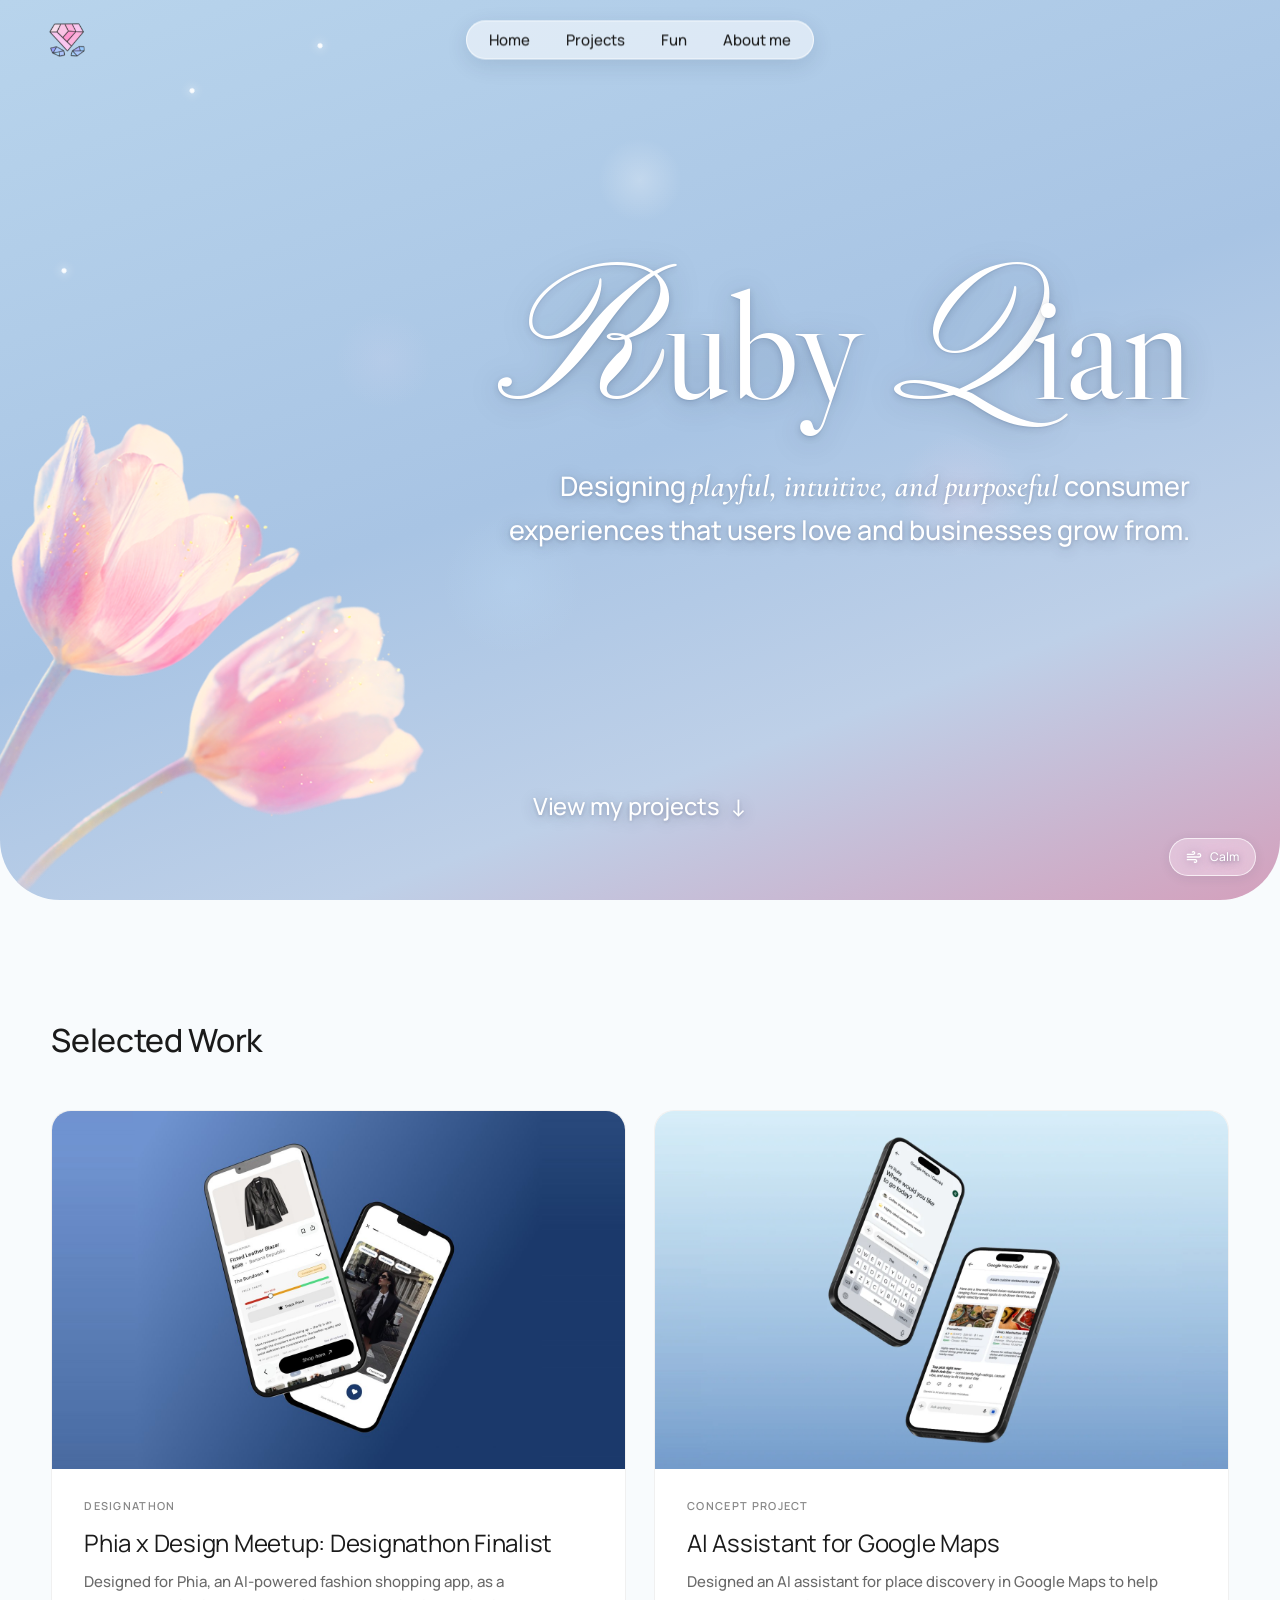
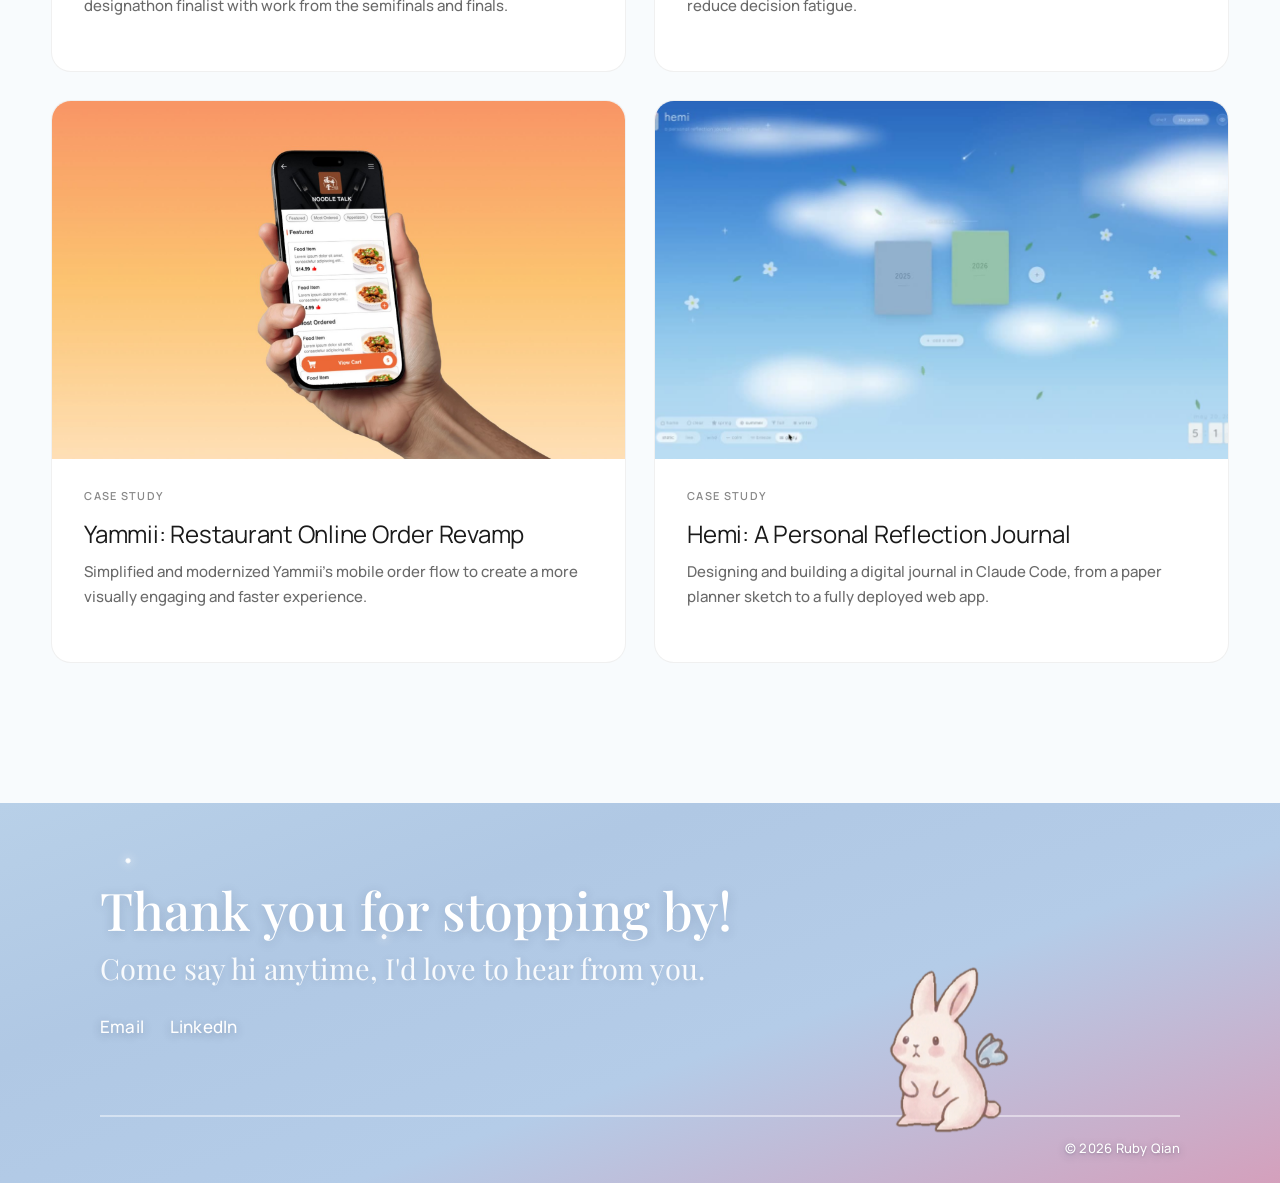
<file: index.html>
<!DOCTYPE html>
<html lang="en">
<head>
<meta charset="UTF-8">
<meta name="viewport" content="width=device-width, initial-scale=1.0">
<title>Ruby Qian Portfolio</title>
<meta name="description" content="A product designer creating playful, intuitive, and purposeful consumer experiences that users love and businesses grow from.">
<link rel="icon" type="image/png" href="favicon-v2.png">

<!-- Open Graph (iMessage, Slack, Facebook, LinkedIn) -->
<meta property="og:type" content="website">
<meta property="og:url" content="https://rubyqian.com/">
<meta property="og:title" content="Ruby Qian Portfolio">
<meta property="og:description" content="A product designer creating playful, intuitive, and purposeful consumer experiences that users love and businesses grow from.">
<meta property="og:image" content="https://rubyqian.com/images/og-image-v2.png">
<meta property="og:image:width" content="1200">
<meta property="og:image:height" content="630">
<meta property="og:image:alt" content="Ruby Qian — product designer based in New York City">

<!-- Twitter -->
<meta name="twitter:card" content="summary_large_image">
<meta name="twitter:title" content="Ruby Qian Portfolio">
<meta name="twitter:description" content="A product designer creating playful, intuitive, and purposeful consumer experiences that users love and businesses grow from.">
<meta name="twitter:image" content="https://rubyqian.com/images/og-image-v2.png">
<link rel="preconnect" href="https://fonts.googleapis.com">
<link rel="preconnect" href="https://fonts.gstatic.com" crossorigin>
<link href="https://fonts.googleapis.com/css2?family=Manrope:wght@300;400;500;600;700&family=Libre+Caslon+Display&family=Pinyon+Script&family=Playfair+Display:wght@400;500;600&family=Cormorant+Garamond:ital,wght@0,400;0,500;0,600;1,400;1,500;1,600&display=swap" rel="stylesheet">
<!-- Inline html bg paints BEFORE external CSS loads, prevents white flash on navigation -->
<style>
  html {
    background: linear-gradient(160deg, #B8D4EC 0%, #B0CCE8 25%, #A8C4E4 50%, #BED0E8 75%, #D4A0BC 100%) fixed;
  }
</style>
<link rel="stylesheet" href="style.css?v=98">
<style>
  /* ── Reset ── */
  *, *::before, *::after { margin: 0; padding: 0; box-sizing: border-box; }
  html { scroll-behavior: smooth; }
  body {
    font-family: 'Manrope', sans-serif;
    color: #1a1a1a;
    background: #F8FBFD;
    -webkit-font-smoothing: antialiased;
    -moz-osx-font-smoothing: grayscale;
    overflow-x: hidden;
  }
  a { text-decoration: none; color: inherit; }
  ul { list-style: none; }

  /* Nav styles live in style.css now (shared with all pages) */

  /* ── Hero ── */
  .hero {
    position: relative;
    height: 100vh;
    min-height: 700px;
    background: linear-gradient(160deg, #B8D4EC 0%, #B0CCE8 25%, #A8C4E4 50%, #BED0E8 75%, #D4A0BC 100%);
    overflow: hidden;
    cursor: default;
  }

  /* Soft glow spots to mimic the sparkly bokeh of the original */
  .hero::before {
    content: '';
    position: absolute;
    inset: 0;
    background:
      radial-gradient(90px circle at 75% 55%, rgba(255, 220, 240, 0.2), transparent 70%),
      radial-gradient(100px circle at 40% 65%, rgba(200, 230, 255, 0.2), transparent 70%),
      radial-gradient(60px circle at 50% 20%, rgba(255, 255, 255, 0.25), transparent 70%),
      radial-gradient(70px circle at 30% 40%, rgba(230, 220, 245, 0.15), transparent 70%);
    z-index: 0;
    pointer-events: none;
    animation: bokehDrift 12s ease-in-out infinite alternate;
  }
  @keyframes bokehDrift {
    0% { transform: translate(0, 0) scale(1); opacity: 0.7; }
    50% { opacity: 1; }
    100% { transform: translate(8px, -5px) scale(1.03); opacity: 0.8; }
  }

  /* Tulip cutout, anchored bottom-left, gentle top sway only */
  .hero__tulips {
    position: absolute;
    bottom: -50px;
    left: -100px;
    width: 1500px;
    height: auto;
    z-index: 2;
    pointer-events: none;
    transform-origin: 25% 100%;
    animation: tulipSway 8s ease-in-out infinite alternate;
  }
  @keyframes tulipSway {
    0% { transform: rotate(-0.5deg) translateX(0); }
    33% { transform: rotate(1.2deg) translateX(3px); }
    66% { transform: rotate(-0.3deg) translateX(1px); }
    100% { transform: rotate(1deg) translateX(4px); }
  }
  @keyframes tulipSwayBreeze {
    0% { transform: rotate(-0.8deg) translateX(0); }
    25% { transform: rotate(1.8deg) translateX(4px); }
    50% { transform: rotate(-0.3deg) translateX(1px); }
    75% { transform: rotate(1.5deg) translateX(3px); }
    100% { transform: rotate(-0.5deg) translateX(1px); }
  }
  @keyframes tulipSwayGusty {
    0% { transform: rotate(-3deg) translateX(0); }
    25% { transform: rotate(3deg) translateX(8px); }
    50% { transform: rotate(-2deg) translateX(2px); }
    75% { transform: rotate(3deg) translateX(6px); }
    100% { transform: rotate(-2.5deg) translateX(1px); }
  }

  /* Floating petals, drift left to right like wind */
  /* Floating SVG petals */
  .hero__petal {
    position: absolute;
    pointer-events: none;
    z-index: 1;
    opacity: 0;
    /* No persistent will-change: the transform keyframes auto-promote each petal
       only while it animates. Forcing a permanent layer on every petal (x20 across
       hero + footer) exhausts GPU raster memory and causes blank tiles / unpainted
       text on some displays. */
    filter: drop-shadow(0 1px 2px rgba(232, 165, 180, 0.15));
  }
  @keyframes petalWind {
    0% {
      opacity: var(--p-opacity, 0.65);
      transform: translateX(-60px) translateY(-4vh) rotate(0deg) scale(1);
    }
    100% {
      opacity: var(--p-opacity, 0.65);
      transform: translateX(calc(100vw + 80px)) translateY(calc(8vh + var(--p-driftY, 30px))) rotate(var(--p-rot, 360deg)) scale(0.85);
    }
  }

  /* Twinkling sparkles */
  .hero__sparkle {
    position: absolute;
    pointer-events: none;
    z-index: 1;
  }
  @keyframes sparkle {
    0% { opacity: 0; transform: scale(0); }
    15% { opacity: 0; transform: scale(0.2); }
    35% { opacity: var(--sp-opacity, 0.55); transform: scale(1); }
    50% { opacity: var(--sp-opacity, 0.55); transform: scale(1.15); }
    65% { opacity: var(--sp-opacity, 0.55); transform: scale(1); }
    85% { opacity: 0; transform: scale(0.2); }
    100% { opacity: 0; transform: scale(0); }
  }

  /* Shooting stars, Hemi-style two-part animation */
  .hero__shooting-star {
    position: absolute;
    pointer-events: none;
    z-index: 1;
  }
  @keyframes shootingStarMove {
    0%, 88% { transform: translate(0, 0); opacity: 0; }
    89% { transform: translate(0, 0); opacity: 1; }
    96% { opacity: 0.7; }
    98% { transform: translate(50vw, 38vh); opacity: 0; }
    100% { transform: translate(50vw, 38vh); opacity: 0; }
  }
  .hero__shooting-star-head {
    position: absolute;
    width: 5px;
    height: 5px;
    border-radius: 50%;
    background: rgba(255,255,255,0.95);
    box-shadow: 0 0 8px rgba(255,255,255,0.9), 0 0 16px rgba(255,255,255,0.4);
    z-index: 2;
    top: -2.5px;
    left: -2.5px;
  }
  .hero__shooting-star-streak {
    position: absolute;
    top: -1.5px;
    right: 0;
    height: 3px;
    background: linear-gradient(270deg, rgba(255,255,255,0.8) 0%, rgba(255,255,255,0.35) 25%, rgba(255,255,255,0.1) 60%, transparent 100%);
    border-radius: 2px;
    transform-origin: left center;
  }
  @keyframes shootingStarStretch {
    0%, 88% { width: 0px; opacity: 0; }
    89% { width: 2px; opacity: 1; }
    91% { width: 60px; opacity: 1; }
    93% { width: 140px; opacity: 1; }
    95% { width: 120px; opacity: 0.8; }
    97% { width: 40px; opacity: 0.4; }
    98% { width: 0px; opacity: 0; }
    100% { width: 0px; opacity: 0; }
  }

  /* Right-aligned hero content (name + tagline) */
  .hero__content {
    position: absolute;
    right: 7%;
    left: 7%;
    top: 50%;
    transform: translateY(calc(-50% - 40px));
    text-align: right;
    z-index: 5;
  }
  .hero__name {
    font-family: 'Libre Caslon Display', serif;
    font-weight: 400;
    font-size: clamp(55px, 12vw, 180px);
    line-height: 0.98;
    letter-spacing: -0.015em;
    margin-bottom: 32px;
    color: #ffffff;
    text-shadow: 0 4px 32px rgba(20, 40, 70, 0.22), 0 2px 8px rgba(20, 40, 70, 0.16), 0 1px 2px rgba(20, 40, 70, 0.1);
    overflow-wrap: break-word;
  }
  .name__initial {
    font-family: 'Pinyon Script', cursive;
    font-size: 1.3em;
    line-height: 0.8;
  }
  .hero__tag {
    font-family: 'Manrope', sans-serif;
    font-weight: 500;
    line-height: 1.5;
    color: #ffffff;
    text-shadow: 0 2px 16px rgba(20, 40, 70, 0.28), 0 1px 4px rgba(20, 40, 70, 0.18);
    max-width: 26em;
    margin-left: auto;
    font-size: clamp(22px, 2.1vw, 33px);
  }
  .hero__tag em {
    font-family: 'Cormorant Garamond', serif;
    font-style: italic;
    font-weight: 600;
    font-size: clamp(25px, 2.4vw, 39px);
  }
  .hero__arrow {
    position: absolute;
    bottom: clamp(56px, 9vh, 96px);
    left: 50%;
    transform: translateX(-50%);
    font-family: 'Manrope', sans-serif;
    font-size: clamp(23px, 1.85vw, 28px);
    line-height: 1;
    padding-bottom: 0;
    margin-top: 0;
    letter-spacing: -0.005em;
    color: #ffffff;
    font-weight: 500;
    cursor: pointer;
    z-index: 10;
    text-shadow: 0 2px 16px rgba(20, 40, 70, 0.3), 0 1px 4px rgba(20, 40, 70, 0.2), 0 0 30px rgba(20, 40, 70, 0.1);
    transition: color 0.5s ease, transform 0.6s cubic-bezier(0.4, 0, 0.2, 1), text-shadow 0.5s ease;
  }
  .hero__arrow-sym { display: inline-block; margin-left: 0.45em; }
  .hero__arrow:hover {
    color: #ffffff;
    transform: translateX(-50%) translateY(-3px);
    text-shadow:
      0 4px 20px rgba(20, 40, 70, 0.32),
      0 2px 6px rgba(20, 40, 70, 0.2),
      0 0 28px rgba(255, 255, 255, 0.8),
      0 0 14px rgba(255, 255, 255, 0.65);
  }


  /* ── Projects Section ── */
  .projects {
    background: #F8FBFD;
    padding: 120px 0 140px;
    position: relative;
  }
  .projects__inner {
    max-width: 1600px;
    margin: 0 auto;
    padding: 0 clamp(24px, 4vw, 64px);
  }
  .projects__heading {
    font-family: 'Manrope', sans-serif;
    font-size: clamp(24px, 2.5vw, 32px);
    font-weight: 500;
    letter-spacing: -0.01em;
    color: #1a1a1a;
    margin-bottom: 48px;
  }
  .projects-grid {
    display: grid;
    grid-template-columns: repeat(2, 1fr);
    gap: 28px;
  }
  .project-card {
    display: flex;
    flex-direction: column;
    background: #ffffff;
    border-radius: 20px;
    overflow: hidden;
    border: 1px solid rgba(0, 0, 0, 0.06);
    transition: transform 0.3s ease, box-shadow 0.3s ease;
  }
  .project-card--placeholder .project-card__image {
    aspect-ratio: 16 / 10;
    display: flex;
    align-items: center;
    justify-content: center;
    background: radial-gradient(ellipse at 30% 30%, #3d4f8c 0%, #1f2a4d 55%, #0f1730 100%);
    color: #ffffff;
    font-family: 'Cormorant Garamond', serif;
    font-style: italic;
    font-size: 56px;
    font-weight: 500;
    letter-spacing: 0.01em;
    text-shadow: 0 2px 18px rgba(0, 0, 0, 0.35);
  }
  .project-card:hover {
    transform: translateY(-4px);
    box-shadow: 0 12px 40px rgba(0, 0, 0, 0.08);
  }
  .project-card:active {
    transform: translateY(0) scale(0.98);
    transition: transform 0.1s ease;
  }
  .project-card__image {
    width: 100%;
    aspect-ratio: 16 / 10;
    object-fit: cover;
    background: #F5F0EC;
  }
  .project-card__body {
    padding: 28px 32px 32px;
    flex: 1;
    display: flex;
    flex-direction: column;
  }
  .project-card__title {
    font-family: 'Manrope', sans-serif;
    font-size: clamp(20px, 2vw, 24px);
    font-weight: 400;
    margin-bottom: 10px;
    line-height: 1.35;
    color: #1a1a1a;
    letter-spacing: -0.01em;
  }
  .project-card__desc {
    color: #6a6a6a;
    font-size: 15px;
    line-height: 1.65;
    margin-bottom: 20px;
  }
  /* Pill cursor */
  .pill-cursor {
    position: fixed;
    pointer-events: none;
    z-index: 9999;
    background: rgba(255, 255, 255, 0.65);
    color: #1a1a1a;
    border: 1px solid rgba(0, 0, 0, 0.06);
    box-shadow: 0 4px 16px rgba(0, 0, 0, 0.1), 0 1px 4px rgba(0, 0, 0, 0.06);
    font-family: 'Manrope', sans-serif;
    font-size: 13px;
    font-weight: 500;
    letter-spacing: 0.02em;
    padding: 10px 22px;
    border-radius: 100px;
    display: flex;
    align-items: center;
    gap: 6px;
    opacity: 0;
    visibility: hidden;
    transform: scale(0.5);
    transition: opacity 0.15s ease, transform 0.15s ease, visibility 0s linear 0.15s;
    white-space: nowrap;
    backdrop-filter: blur(8px);
    -webkit-backdrop-filter: blur(8px);
  }
  .pill-cursor--visible {
    opacity: 1;
    visibility: visible;
    transform: scale(1);
    transition: opacity 0.15s ease, transform 0.15s ease, visibility 0s linear 0s;
  }

  /* Hide default cursor on project cards (desktop only) */
  @media (hover: hover) {
    .project-card { cursor: none; }
    .project-card:hover { cursor: none; }
  }
  .project-card:hover .project-card__link svg {
    transform: translateX(3px);
  }


  /* ── Responsive ── */
  @media (max-width: 900px) {
    .projects-grid { grid-template-columns: 1fr; gap: 20px; }
  }

  @media (max-width: 768px) {
    .nav__links { gap: 20px; }
    .hero__content { right: 6%; left: 6%; }
    .hero__name { font-size: clamp(56px, 18vw, 120px); margin-bottom: 24px; }
    .hero__tag { font-size: clamp(17px, 4.5vw, 26px); }
    .hero__tag em { font-size: clamp(20px, 5vw, 30px); }
    /* Mobile tulips: object-fit cover. The container size IS the
       visible bouquet — width/height % directly scale it up without
       the height-overflow problem of pixel widths. */
    .hero__tulips {
      width: 69%;
      height: 38%;
      bottom: 0;
      left: -30px;
      object-fit: cover;
      object-position: 0% 100%;
      pointer-events: none;
      cursor: default;
    }
    /* Keep "View my projects below ↓" on a single line, lifted above the
       Calm wind toggle so even cached HTML can't have them overlap. */
    .hero__arrow { white-space: nowrap; bottom: 20px; }
    /* Hide wind control on phones so it doesn't overlap the arrow. */
    .wind-control { display: none; }
    .projects { padding: 80px 0 100px; }
    .projects__inner { padding: 0 24px; }
    .projects__heading { margin-bottom: 32px; }
    .project-card__body { padding: 24px 24px 28px; }
  }

  @media (max-width: 480px) {
    .nav__link { font-size: 15px; }
    .nav--scrolled .nav__link { font-size: 13px; }
    .project-card__title { font-size: 20px; }
  }

  /* ── Click sparkle ── */
  .click-sparkle {
    position: absolute;
    pointer-events: none;
    z-index: 50;
    clip-path: polygon(50% 0%, 57.5% 37.5%, 100% 50%, 57.5% 62.5%, 50% 100%, 42.5% 62.5%, 0% 50%, 42.5% 37.5%);
    filter: drop-shadow(0 0 6px rgba(255, 255, 255, 0.95)) drop-shadow(0 0 12px rgba(255, 255, 255, 0.6));
    animation: clickSparkleOut 1.2s ease-out forwards;
  }
  @keyframes clickSparkleOut {
    0% { opacity: 1; transform: translate(0,0) scale(1); }
    100% { opacity: 0; transform: translate(var(--sx), var(--sy)) scale(0); }
  }

  /* ── Petal burst from tulips ── */
  .burst-petal {
    position: absolute;
    pointer-events: none;
    z-index: 2;
    border-radius: 50% 50% 50% 50% / 60% 60% 40% 40%;
  }
  @keyframes petalBurst {
    0% { opacity: 0.85; transform: translate(0,0) rotate(0deg) scale(1); }
    100% { opacity: 0; transform: translate(var(--bx), var(--by)) rotate(var(--br)) scale(0.3); }
  }
  @keyframes tulipGentle {
    0% { transform: rotate(-0.5deg); }
    25% { transform: rotate(1.5deg) translateX(3px); }
    50% { transform: rotate(0.3deg) translateX(1px); }
    75% { transform: rotate(1.2deg) translateX(2px); }
    100% { transform: rotate(-0.3deg); }
  }

  /* ── Tulip click area hidden, tulip image is clickable ── */
  .tulip-click-area { display: none; }
  .hero__tulips { pointer-events: auto; cursor: pointer; z-index: 6; }

  /* ── Wind control ── */
  .wind-control {
    position: absolute;
    bottom: 24px;
    right: 24px;
    z-index: 100;
    display: flex;
    align-items: center;
    gap: 8px;
    background: rgba(255,255,255,0.3);
    backdrop-filter: blur(16px) saturate(1.4);
    -webkit-backdrop-filter: blur(16px) saturate(1.4);
    padding: 8px 16px;
    border-radius: 100px;
    cursor: pointer;
    border: 1.5px solid rgba(255,255,255,0.7);
    user-select: none;
    transition: background 0.2s;
    box-shadow: 0 2px 12px rgba(20, 40, 70, 0.08);
  }
  .wind-control:hover { background: rgba(255,255,255,0.45); }
  /* Phones: no room beside "View my projects", so the wind toy is hidden (as originally intended) */
  @media (max-width: 600px) { .hero .wind-control { display: none; } }
  .wind-control svg { width: 16px; height: 16px; color: #ffffff; filter: drop-shadow(0 1px 6px rgba(20,40,70,0.35)); }
  .wind-control span {
    font-size: 12px;
    color: #ffffff;
    font-weight: 500;
    text-shadow: 0 2px 10px rgba(20,40,70,0.4), 0 1px 3px rgba(20,40,70,0.25);
  }

  /* ── Cursor trail (4-pointed star) ── */
  .trail-sparkle {
    position: fixed;
    pointer-events: none;
    z-index: 50;
    background: white;
    clip-path: polygon(50% 0%, 57.5% 37.5%, 100% 50%, 57.5% 62.5%, 50% 100%, 42.5% 62.5%, 0% 50%, 42.5% 37.5%);
    filter: drop-shadow(0 0 3px rgba(255,255,255,0.8)) drop-shadow(0 0 6px rgba(255,220,240,0.4));
    animation: trailFade 0.3s ease-out forwards;
  }
  @keyframes trailFade {
    0% { opacity: 0.75; transform: scale(1); }
    60% { opacity: 0.3; transform: scale(0.6) translateY(-5px); }
    100% { opacity: 0; transform: scale(0) translateY(-10px); }
  }

  /* Pause decorative animations when their containing section scrolls off
     screen. The petals/sparkles/shooting-stars are spawned with inline
     animation styles, so the pause rule needs !important to win specificity. */
  .hero.is-paused .hero__petal,
  .hero.is-paused .hero__sparkle,
  .hero.is-paused .hero__shooting-star,
  .hero.is-paused .hero__shooting-star-streak,
  .hero.is-paused .hero__tulips,
  .cta-section.is-paused .hero__petal,
  .cta-section.is-paused .hero__sparkle,
  .cta-section.is-paused .hero__shooting-star,
  .cta-section.is-paused .hero__shooting-star-streak {
    animation-play-state: paused !important;
  }
  .hero.is-paused::before { animation-play-state: paused; }

  /* ── Reduced motion ── */
  @media (prefers-reduced-motion: reduce) {
    .hero__scroll { animation: none; }
    .trail-sparkle { display: none; }
    .wind-control { display: none; }
  }

  /* ── Connect bunny (sprite mascot, right side of CTA) ────────────────
     Idle loop, eyes follow cursor (gaze), waves on hover, hops on click
     in the direction it faces (turning around at the play-area edges).
     All strips share a 176px box so animations swap without resize. */
  /* Play area = the whole space between the text and the right page padding.
     Right edge sits at var(--page-padding) so the bunny's right margin mirrors
     the text's left margin. Left edge clears the text (which ends ~620px).
     The bunny rests at the right and hops left into this space. */
  /* ── Footer sign-off (replaces the old CTA + minimal footer) ── */
  /* padding-bottom reserves the divider/bar/bunny zone so the flex-centered
     message sits in the middle of the MAIN area, not over the line. */
  #ctaSection { padding: 34px var(--page-padding) 96px; min-height: 380px;
    display: flex; flex-direction: column; justify-content: center; }
  .footer-hi { position: relative; z-index: 2; max-width: 900px; }
  .footer-hi__signoff {
    font-family: 'Playfair Display', serif; font-weight: 500; color: #ffffff;
    font-size: clamp(34px, 4.4vw, 52px); line-height: 1.08; margin: 0 0 12px;
    text-shadow: 0 2px 12px rgba(20,40,70,0.18);
  }
  .footer-hi__invite {
    font-family: 'Playfair Display', serif; font-weight: 400; color: rgba(255,255,255,0.9);
    font-size: clamp(20px, 2.4vw, 29px); line-height: 1.25; margin: 0 0 26px;
    text-shadow: 0 1px 10px rgba(20,40,70,0.14);
  }
  .hi-br { display: none; }   /* forced invite break — phone only (see media query) */
  /* Contact links sit right under the invite — the "how to say hi". */
  .footer-hi__links { display: flex; gap: 26px; align-items: center; }
  .footer-hi__links a {
    color: #ffffff; text-decoration: none; font-size: 17px; font-weight: 500;
    letter-spacing: 0.01em; transition: opacity 0.2s ease;
    text-shadow: 0 2px 10px rgba(20,40,70,0.3);
  }
  .footer-hi__links a:hover { opacity: 0.72; }
  .footer-hi__divider {
    position: absolute; left: var(--page-padding); right: var(--page-padding);
    bottom: 66px; height: 1.5px; background: rgba(255,255,255,0.45); z-index: 1;
  }
  .footer-hi__copy {
    position: absolute; right: var(--page-padding); bottom: 24px; z-index: 2;
    font-size: 13px; font-weight: 500; color: #ffffff; letter-spacing: 0.02em;
    text-shadow: 0 2px 10px rgba(20,40,70,0.3), 0 1px 3px rgba(20,40,70,0.2);
  }
  /* Interactive bunny: stands over the divider line, roams the right half only. */
  .foot-bunny-stage {
    position: absolute; left: 50%; right: clamp(40px, 7vw, 110px);
    bottom: 46px; height: 190px; z-index: 3; pointer-events: none;
  }
  .foot-bunny {
    position: absolute; bottom: 0; left: 0; width: 190px; height: 190px;
    cursor: pointer; pointer-events: auto;
    backface-visibility: hidden; transform: translateZ(0);
    -webkit-user-select: none; user-select: none;
  }
  .foot-bunny.flip { transform: scaleX(-1) translateZ(0); }
  /* Each pose is its own always-loaded layer; state changes cross-toggle opacity
     so there's never a blank frame while a new sprite loads/decodes. */
  .fb-layer {
    position: absolute; inset: 0;
    background-repeat: no-repeat; background-size: auto 100%; background-position: 0 0;
    image-rendering: auto; opacity: 0;
  }
  .fb-layer.on { opacity: 1; }
  .fb-idle    { background-image: url(images/bunny/bunny-idle.png?v=18); }
  .fb-waving  { background-image: url(images/bunny/bunny-waving.png?v=20); }
  .fb-jumping { background-image: url(images/bunny/bunny-jumping.png?v=25); }
  .fb-gaze    { background-image: url(images/bunny/bunny-gaze.png?v=17); background-size: 800% 100%; }
  /* Tablet/mobile: hide the roaming bunny; reflow the divider + copyright in-flow. */
  /* Phone & small tablet: the bunny appears but stays put (no room to hop) —
     it sits centered on the divider and waves when tapped. */
  @media (max-width: 900px) {
    #ctaSection { min-height: 0; padding-bottom: 30px; }
    .footer-hi { margin-bottom: 20px; }
    .foot-bunny-stage {
      position: static; left: auto; right: auto; bottom: auto;
      width: 100%; height: auto; display: flex; justify-content: center;
      margin: 4px 0 -8px;   /* seat it just above the divider line */
    }
    .foot-bunny { position: relative; }
    .footer-hi__divider { position: static; left: auto; right: auto; margin: 0 0 16px; }
    .footer-hi__copy { position: static; }
  }
  /* Phone: bunny scooched right and pulled up into the empty space beside the
     text (it never hops here), so the footer isn't bottom-heavy. More top
     padding, less bottom. */
  @media (max-width: 600px) {
    #ctaSection { padding-top: 64px; padding-bottom: 16px; }
    .footer-hi { margin-bottom: 8px; }
    .hi-br { display: inline; }
    .foot-bunny { width: 128px; height: 128px; margin-right: 6px; }
    .foot-bunny-stage { justify-content: flex-end; margin: -63px 0 -15px; }
  }
</style>
<!-- Umami analytics (cookieless, privacy-friendly) -->
<script defer src="https://cloud.umami.is/script.js" data-website-id="4914145c-c374-437e-93cd-9d1956723c0a"></script>
</head>
<body class="page-home">

<!-- Page transition overlay -->
<div class="page-transition-overlay" style="position:fixed;inset:0;background:linear-gradient(160deg,#B8D4EC 0%,#B0CCE8 25%,#A8C4E4 50%,#BED0E8 75%,#D4A0BC 100%);z-index:99999;pointer-events:none;opacity:1"></div>

<!-- ── Nav ── -->
<nav class="nav">
  <div class="nav__inner">
    <a href="/" class="nav__logo">
      <img src="images/gem-logo-3.png" alt="Ruby Qian logo" class="nav__logo-icon" width="38" height="38">
    </a>
    <button class="nav__toggle" aria-label="Toggle menu" onclick="document.querySelector('.nav__links').classList.toggle('nav__links--open')">
      <svg viewBox="0 0 24 24" fill="none" stroke="currentColor" stroke-width="1.5">
        <line x1="3" y1="6" x2="21" y2="6"/>
        <line x1="3" y1="12" x2="21" y2="12"/>
        <line x1="3" y1="18" x2="21" y2="18"/>
      </svg>
    </button>
    <ul class="nav__links">
      <li><a href="/" class="nav__link">Home</a></li>
      <li><a href="/#projects" class="nav__link">Projects</a></li>
      <li><a href="/fun" class="nav__link">Fun</a></li>
      <li><a href="/about" class="nav__link">About me</a></li>
    </ul>
  </div>
</nav>

<!-- ── Hero ── -->
<section class="hero" id="hero">
  <img src="images/bg/tulips-cutout.png" alt="" class="hero__tulips" id="heroTulips">
  <div class="tulip-click-area" id="tulipClickArea"></div>
  <div class="hero__content">
    <h1 class="hero__name"><span class="name__initial">R</span>uby <span class="name__initial">Q</span>ian</h1>
    <p class="hero__tag">Designing <em>playful, intuitive, and purposeful</em> consumer experiences that users love and businesses grow from.</p>
  </div>

  <a href="#projects" class="hero__arrow">View my projects<span class="hero__arrow-sym" aria-hidden="true">&#8595;&#xFE0E;</span></a>
  <div class="wind-control" id="windControl">
    <svg viewBox="0 0 24 24" fill="none" stroke="currentColor" stroke-width="2" stroke-linecap="round"><path d="M9.59 4.59A2 2 0 1 1 11 8H2m10.59 11.41A2 2 0 1 0 14 16H2m15.73-8.27A2.5 2.5 0 1 1 19.5 12H2"/></svg>
    <span id="windLabel">Calm</span>
  </div>
</section>

<!-- ── Projects ── -->
<section class="projects" id="projects">
  <div class="projects__inner">
    <h2 class="projects__heading">Selected Work</h2>

    <div class="projects-grid">
      <a href="/phia" class="project-card">
        <video class="project-card__image project-card__image--video" autoplay loop muted playsinline preload="metadata" poster="images/phia/mockup-phia.jpg" aria-label="Phia shopping app mockup">
          <source src="images/phia/phia-card.mp4?v=1" type="video/mp4">
        </video>
        <div class="project-card__body">
          <div class="project-card__tag">Designathon</div>
          <h3 class="project-card__title">Phia x Design Meetup: Designathon Finalist</h3>
          <p class="project-card__desc">Designed for Phia, an AI-powered fashion shopping app, as a designathon finalist with work from the semifinals and finals.</p>
        </div>
      </a>

      <a href="/googlemaps" class="project-card">
        <video class="project-card__image project-card__image--video" autoplay loop muted playsinline preload="metadata" poster="images/googlemaps/mockup-googlemaps.webp" aria-label="AI Assistant for Google Maps">
          <source src="images/googlemaps/googlemaps-card.mp4?v=3" type="video/mp4">
        </video>
        <div class="project-card__body">
          <div class="project-card__tag">Concept project</div>
          <h3 class="project-card__title">AI Assistant for Google Maps</h3>
          <p class="project-card__desc">Designed an AI assistant for place discovery in Google Maps to help reduce decision fatigue.</p>
        </div>
      </a>

      <a href="/yammii" class="project-card">
        <video class="project-card__image project-card__image--video" autoplay loop muted playsinline preload="metadata" poster="images/yammii/mockup-yammii.jpg" aria-label="Yammii Restaurant Online Order Revamp">
          <source src="images/yammii/yammii-card.mp4?v=1" type="video/mp4">
        </video>
        <div class="project-card__body">
          <div class="project-card__tag">Case study</div>
          <h3 class="project-card__title">Yammii: Restaurant Online Order Revamp</h3>
          <p class="project-card__desc">Simplified and modernized Yammii's mobile order flow to create a more visually engaging and faster experience.</p>
        </div>
      </a>

      <a href="/hemi" class="project-card">
        <video class="project-card__image project-card__image--video" autoplay loop muted playsinline preload="metadata" poster="images/hemi/hemi_skygarden.jpg?v=2" aria-label="Hemi sky garden view">
          <source src="images/hemi/hemi-card.mp4?v=5" type="video/mp4">
        </video>
        <div class="project-card__body">
          <div class="project-card__tag">Case study</div>
          <h3 class="project-card__title">Hemi: A Personal Reflection Journal</h3>
          <p class="project-card__desc">Designing and building a digital journal in Claude Code, from a paper planner sketch to a fully deployed web app.</p>
        </div>
      </a>
    </div>
  </div>
</section>

<!-- CTA + Footer wrapper for glass effect -->
<div style="background: linear-gradient(160deg, #B8D0E8 0%, #B0C8E4 30%, #B4CCE8 60%, #D4A0BC 100%);">

<!-- CTA -->
<section class="cta-section" id="ctaSection" style="background: transparent; position: relative; overflow: hidden;">
  <div class="footer-hi">
    <p class="footer-hi__signoff">Thank you for stopping by!</p>
    <p class="footer-hi__invite">Come say hi anytime, I'd love <br class="hi-br">to hear from you.</p>
    <div class="footer-hi__links">
      <a href="mailto:rubyqian1201@gmail.com">Email</a>
      <a href="https://www.linkedin.com/in/ruby-q-453635139/" target="_blank">LinkedIn</a>
    </div>
  </div>
  <!-- Interactive bunny mascot — stands on the divider line, roams the right half. -->
  <div class="foot-bunny-stage" id="footBunnyStage" aria-hidden="true">
    <div class="foot-bunny" id="footBunny">
      <div class="fb-layer fb-idle on"></div>
      <div class="fb-layer fb-waving"></div>
      <div class="fb-layer fb-jumping"></div>
      <div class="fb-layer fb-gaze"></div>
    </div>
  </div>
  <div class="footer-hi__divider"></div>
  <div class="footer-hi__copy">© 2026 Ruby Qian</div>
</section>
</div><!-- end footer wrapper -->

<!-- Pill cursor -->
<div class="pill-cursor" id="pillCursor"><svg viewBox="0 0 24 24" fill="none" stroke="currentColor" stroke-width="2" stroke-linecap="round" stroke-linejoin="round" width="15" height="15" style="flex-shrink:0"><path d="M1 12s4-8 11-8 11 8 11 8-4 8-11 8-11-8-11-8z"/><circle cx="12" cy="12" r="3"/></svg> View project</div>

<script>
(function() {
  'use strict';

  /* Nav scroll behavior is handled in reveal.js (shared) */

  /* ════════════════════════════════════
     Floating elements, Hemi-style
  ════════════════════════════════════ */
  var hero = document.getElementById('hero');

  /* Pause hero + CTA decorative animations when their section is
     off-screen. Eliminates per-frame paint cost for petals/sparkles/
     shooting-stars/tulip-sway/bokeh-drift once the user has scrolled past.
     Wait until DOMContentLoaded so #ctaSection exists. */
  (function () {
    if (!('IntersectionObserver' in window)) return;
    function arm() {
      var sections = document.querySelectorAll('.hero, .cta-section');
      if (!sections.length) return;
      var io = new IntersectionObserver(function (entries) {
        entries.forEach(function (entry) {
          entry.target.classList.toggle('is-paused', !entry.isIntersecting);
        });
      }, { threshold: 0, rootMargin: '200px' });
      sections.forEach(function (el) { io.observe(el); });
    }
    if (document.readyState === 'loading') {
      document.addEventListener('DOMContentLoaded', arm);
    } else {
      arm();
    }
  })();

  // ── Style A: Soft Bokeh Ovals ──
  var petalSVGs = [];
  var bokehColors = [
    'radial-gradient(ellipse at 40% 30%, rgba(248,180,200,0.9), rgba(240,160,185,0.3))',
    'radial-gradient(ellipse at 40% 30%, rgba(255,210,225,0.8), rgba(248,190,210,0.2))',
    'radial-gradient(ellipse at 40% 30%, rgba(255,235,240,0.85), rgba(255,220,235,0.25))',
    'radial-gradient(ellipse at 40% 30%, rgba(240,200,220,0.7), rgba(230,180,200,0.2))',
    'radial-gradient(ellipse at 40% 30%, rgba(255,245,248,0.8), rgba(255,235,240,0.3))',
  ];
  for (var i = 0; i < 10; i++) {
    var p = document.createElement('div');
    p.classList.add('hero__petal');
    var size = 30 + Math.random() * 70;
    var blur = 2 + Math.random() * 7;
    var color = bokehColors[Math.floor(Math.random() * bokehColors.length)];
    var top = Math.random() * 85;
    var delay = -(Math.random() * 30);
    var dur = 10 + Math.random() * 8;
    var opacity = 0.5 + Math.random() * 0.4;
    var driftY = -40 + Math.random() * 80;
    var rot = Math.random() * 360;
    p.style.cssText =
      'width:' + size + 'px;height:' + (size * 1.4) + 'px;' +
      'background:' + color + ';' +
      'border-radius:50% 50% 50% 50%/60% 60% 40% 40%;' +
      'left:-30px;top:' + top + '%;z-index:1;' +
      'filter:blur(' + blur + 'px);' +
      '--p-opacity:' + opacity + ';--p-driftY:' + driftY + 'px;--p-rot:' + rot + 'deg;' +
      'animation:petalWind ' + dur + 's ' + delay + 's infinite linear;';
    hero.appendChild(p);
  }

  // ── Twinkling sparkles (evenly dispersed using grid sectors) ──
  var gridCols = 4, gridRows = 3;
  var sparkleCount = gridCols * gridRows;
  for (var s = 0; s < sparkleCount; s++) {
    var sp = document.createElementNS('http://www.w3.org/2000/svg', 'svg');
    sp.setAttribute('viewBox', '0 0 20 20');
    var spSize = 10 + Math.random() * 10;
    sp.setAttribute('width', spSize);
    sp.setAttribute('height', spSize);
    sp.classList.add('hero__sparkle');
    sp.innerHTML = '<path d="M10 0 L11.5 7.5 L20 10 L11.5 12.5 L10 20 L8.5 12.5 L0 10 L8.5 7.5 Z" fill="white" opacity="1"/>';
    // Grid-based placement for even distribution
    var col = s % gridCols;
    var row = Math.floor(s / gridCols);
    var cellW = 80 / gridCols;
    var cellH = 75 / gridRows;
    var spLeft = 8 + col * cellW + Math.random() * (cellW * 0.7);
    var spTop = 8 + row * cellH + Math.random() * (cellH * 0.7);
    var spDur = 4 + Math.random() * 4;
    sp.style.cssText =
      'left:' + spLeft + '%;' +
      'top:' + spTop + '%;' +
      '--sp-opacity:' + (0.6 + Math.random() * 0.3) + ';' +
      'filter:drop-shadow(0 0 6px rgba(255,255,255,0.9)) drop-shadow(0 0 3px rgba(255,250,230,0.7));' +
      'animation:sparkle ' + spDur + 's ' + (Math.random() * 5) + 's infinite ease-in-out;' +
      'animation-fill-mode: both;';
    hero.appendChild(sp);
  }

  // ── Shooting stars (Hemi-style, mirrored direction: top-left to bottom-right) ──
  var ssConfigs = [
    { left: '15%', top: '10%', cycle: '18s', delay: '0s' },
    { left: '5%', top: '30%', cycle: '22s', delay: '-8s' },
    { left: '25%', top: '5%', cycle: '25s', delay: '-16s' },
  ];
  function createShootingStar(container, cfg) {
    var wrapper = document.createElement('div');
    wrapper.classList.add('hero__shooting-star');
    wrapper.style.cssText =
      'top:' + cfg.top + ';left:' + cfg.left + ';' +
      'animation:shootingStarMove ' + cfg.cycle + ' ease-in infinite;' +
      'animation-delay:' + cfg.delay + ';';
    var inner = document.createElement('div');
    inner.style.cssText = 'transform:rotate(38deg);transform-origin:0 0;';
    var head = document.createElement('div');
    head.classList.add('hero__shooting-star-head');
    var streak = document.createElement('div');
    streak.classList.add('hero__shooting-star-streak');
    streak.style.cssText =
      'animation:shootingStarStretch ' + cfg.cycle + ' ease-out infinite;' +
      'animation-delay:' + cfg.delay + ';';
    inner.appendChild(head);
    inner.appendChild(streak);
    wrapper.appendChild(inner);
    container.appendChild(wrapper);
  }
  for (var ss = 0; ss < ssConfigs.length; ss++) {
    createShootingStar(hero, ssConfigs[ss]);
  }

  /* ════════════════════════════════════
     Fade-in on scroll
  ════════════════════════════════════ */
  var fadeEls = document.querySelectorAll('.projects__heading, .project-card, .footer-hi');
  fadeEls.forEach(function(el, i) {
    el.style.opacity = '0';
    el.style.transform = 'translateY(16px)';
    el.style.transition = 'opacity 0.55s cubic-bezier(0.4, 0, 0.2, 1) ' + (i * 0.045) + 's, transform 0.55s cubic-bezier(0.4, 0, 0.2, 1) ' + (i * 0.045) + 's';
    el.dataset.revealDelay = i * 45;
  });

  var observer = new IntersectionObserver(function(entries) {
    entries.forEach(function(entry) {
      if (entry.isIntersecting) {
        var el = entry.target;
        el.style.opacity = '1';
        el.style.transform = 'translateY(0)';
        observer.unobserve(el);
        var delayMs = parseInt(el.dataset.revealDelay, 10) || 0;
        setTimeout(function() {
          el.style.opacity = '';
          el.style.transform = '';
          el.style.transition = '';
        }, 600 + delayMs);
      }
    });
  }, { threshold: 0.1, rootMargin: '0px 0px 20px 0px' });

  fadeEls.forEach(function(el) { observer.observe(el); });

  /* ════════════════════════════════════
     Pill cursor on project cards (fine-pointer devices only)
  ════════════════════════════════════ */
  var pill = document.getElementById('pillCursor');
  var cards = document.querySelectorAll('.project-card');
  var hasFinePointer = window.matchMedia('(hover: hover) and (pointer: fine)').matches;

  if (hasFinePointer) {
    var pillVisible = false;

    document.addEventListener('mousemove', function(e) {
      if (pillVisible) {
        pill.style.left = (e.clientX + 16) + 'px';
        pill.style.top = (e.clientY + 16) + 'px';
      }
    }, { passive: true });

    cards.forEach(function(card) {
      card.addEventListener('mouseenter', function(e) {
        pill.style.left = (e.clientX + 16) + 'px';
        pill.style.top = (e.clientY + 16) + 'px';
        pill.classList.add('pill-cursor--visible');
        pillVisible = true;
      });
      card.addEventListener('mouseleave', function() {
        pill.classList.remove('pill-cursor--visible');
        pillVisible = false;
      });
    });
  } else {
    // Touch / coarse-pointer devices: remove the pill from the DOM entirely
    // so emulated mouse events can't surface it.
    if (pill && pill.parentNode) pill.parentNode.removeChild(pill);
    cards.forEach(function(card) { card.style.cursor = 'pointer'; });
  }

  /* ════════════════════════════════════
     CTA section, same elements as hero
  ════════════════════════════════════ */
  var ctaSection = document.getElementById('ctaSection');
  if (ctaSection) {
    // CTA petals (Style A bokeh, matching hero)
    for (var cp = 0; cp < 6; cp++) {
      var cPetal = document.createElement('div');
      cPetal.classList.add('hero__petal');
      var cSize = 50 + Math.random() * 50;
      var cBlur = 3 + Math.random() * 7;
      var cColor = bokehColors[Math.floor(Math.random() * bokehColors.length)];
      var cTop = Math.random() * 80;
      var cDelay = -(Math.random() * 25);
      var cDur = 10 + Math.random() * 8;
      var cOpacity = 0.5 + Math.random() * 0.4;
      var cDriftY = -30 + Math.random() * 60;
      var cRot = Math.random() * 360;
      cPetal.style.cssText =
        'width:' + cSize + 'px;height:' + (cSize * 1.4) + 'px;' +
        'background:' + cColor + ';' +
        'border-radius:50% 50% 50% 50%/60% 60% 40% 40%;' +
        'left:-30px;top:' + cTop + '%;z-index:1;' +
        'filter:blur(' + cBlur + 'px);' +
        '--p-opacity:' + cOpacity + ';--p-driftY:' + cDriftY + 'px;--p-rot:' + cRot + 'deg;' +
        'animation:petalWind ' + cDur + 's ' + cDelay + 's infinite linear;';
      ctaSection.appendChild(cPetal);
    }

    // CTA sparkles
    for (var cs = 0; cs < 6; cs++) {
      var cSp = document.createElementNS('http://www.w3.org/2000/svg', 'svg');
      cSp.setAttribute('viewBox', '0 0 20 20');
      var csSize = 8 + Math.random() * 8;
      cSp.setAttribute('width', csSize);
      cSp.setAttribute('height', csSize);
      cSp.classList.add('hero__sparkle');
      cSp.innerHTML = '<path d="M10 0 L11.5 7.5 L20 10 L11.5 12.5 L10 20 L8.5 12.5 L0 10 L8.5 7.5 Z" fill="white" opacity="1"/>';
      cSp.style.cssText =
        'position:absolute;left:' + (5 + Math.random() * 88) + '%;' +
        'top:' + (5 + Math.random() * 85) + '%;' +
        '--sp-opacity:' + (0.5 + Math.random() * 0.3) + ';' +
        'filter:drop-shadow(0 0 5px rgba(255,255,255,0.8));' +
        'animation:sparkle ' + (4 + Math.random() * 4) + 's ' + (Math.random() * 4) + 's infinite ease-in-out;' +
        'animation-fill-mode:both;';
      ctaSection.appendChild(cSp);
    }

    // CTA shooting stars (same Hemi-style)
    createShootingStar(ctaSection, { left: '10%', top: '15%', cycle: '20s', delay: '-5s' });
    createShootingStar(ctaSection, { left: '30%', top: '35%', cycle: '24s', delay: '-15s' });
  }

  /* ════════════════════════════════════
     Click to Sparkle (hero only)
  ════════════════════════════════════ */
  hero.addEventListener('click', function(e) {
    // Don't sparkle if clicking tulip area, links, or controls
    if (e.target.closest('.tulip-click-area') || e.target.closest('a') || e.target.closest('.wind-control')) return;
    var rect = hero.getBoundingClientRect();
    var x = e.clientX - rect.left;
    var y = e.clientY - rect.top;
    var sparkColors = ['rgba(255,255,255,1)', 'rgba(255,240,248,1)', 'rgba(255,255,255,1)', 'rgba(255,230,242,1)', 'rgba(255,255,255,1)', 'rgba(255,245,250,1)'];
    for (var ci = 0; ci < 7; ci++) {
      var spark = document.createElement('div');
      spark.classList.add('click-sparkle');
      var angle = (ci / 7) * Math.PI * 2 + (Math.random() * 0.4);
      var dist = 35 + Math.random() * 55;
      var cSize = 10 + Math.random() * 12;
      var sColor = sparkColors[Math.floor(Math.random() * sparkColors.length)];
      spark.style.cssText =
        'left:' + x + 'px;top:' + y + 'px;' +
        'width:' + cSize + 'px;height:' + cSize + 'px;' +
        'background:' + sColor + ';' +
        '--sx:' + (Math.cos(angle) * dist) + 'px;--sy:' + (Math.sin(angle) * dist) + 'px;';
      hero.appendChild(spark);
      setTimeout(function(el) { el.remove(); }, 1300, spark);
    }
  });

  /* ════════════════════════════════════
     Petal Burst on Tulip Click (fine-pointer devices only)
  ════════════════════════════════════ */
  var heroTulips = document.getElementById('heroTulips');
  if (heroTulips && window.matchMedia('(hover: hover) and (pointer: fine)').matches) {
  var burstBokehColors = [
    'radial-gradient(ellipse at 40% 30%, rgba(248,180,200,0.9), rgba(240,160,185,0.3))',
    'radial-gradient(ellipse at 40% 30%, rgba(255,210,225,0.8), rgba(248,190,210,0.2))',
    'radial-gradient(ellipse at 40% 30%, rgba(255,235,240,0.85), rgba(255,220,235,0.25))',
  ];

  // Load tulip image into canvas for pixel-perfect click detection
  var _tulipCanvas = document.createElement('canvas');
  var _tulipCtx = _tulipCanvas.getContext('2d', { willReadFrequently: true });
  var _tulipReady = false;
  var _tulipImg = new Image();
  _tulipImg.crossOrigin = 'anonymous';
  _tulipImg.onload = function() {
    _tulipCanvas.width = _tulipImg.naturalWidth;
    _tulipCanvas.height = _tulipImg.naturalHeight;
    _tulipCtx.drawImage(_tulipImg, 0, 0);
    _tulipReady = true;
  };
  _tulipImg.src = heroTulips.src;

  heroTulips.addEventListener('click', function(e) {
    // Check if click hit a non-transparent pixel
    if (_tulipReady) {
      var imgRect = heroTulips.getBoundingClientRect();
      var relX = (e.clientX - imgRect.left) / imgRect.width;
      var relY = (e.clientY - imgRect.top) / imgRect.height;
      var px = Math.floor(relX * _tulipCanvas.width);
      var py = Math.floor(relY * _tulipCanvas.height);
      if (px < 0 || px >= _tulipCanvas.width || py < 0 || py >= _tulipCanvas.height) return;
      var alpha = _tulipCtx.getImageData(px, py, 1, 1).data[3];
      if (alpha < 5) return; // clicked transparent area, ignore
    }
    e.stopPropagation(); // prevent hero sparkle
    // Gentle sway
    heroTulips.style.animation = 'none';
    heroTulips.offsetHeight;
    heroTulips.style.animation = 'tulipGentle 1.2s ease-in-out, tulipSway 8s 1.2s ease-in-out infinite alternate';
    // Burst petals from both tulip heads
    var rect = hero.getBoundingClientRect();
    var origins = [
      { x: 200, y: rect.height - 420 },
      { x: 320, y: rect.height - 320 },
    ];
    for (var bi = 0; bi < 10; bi++) {
      var bPetal = document.createElement('div');
      bPetal.classList.add('burst-petal');
      var origin = origins[Math.floor(Math.random() * origins.length)];
      var bSize = 50 + Math.random() * 50;
      var bx = 80 + Math.random() * 400;
      var by = -80 - Math.random() * 280;
      var br = 90 + Math.random() * 270;
      var bColor = burstBokehColors[Math.floor(Math.random() * burstBokehColors.length)];
      bPetal.style.cssText =
        'width:' + bSize + 'px;height:' + (bSize * 1.4) + 'px;' +
        'background:' + bColor + ';' +
        'left:' + origin.x + 'px;top:' + origin.y + 'px;' +
        'filter:blur(' + (1 + Math.random() * 3) + 'px);' +
        '--bx:' + bx + 'px;--by:' + by + 'px;--br:' + br + 'deg;' +
        'animation:petalBurst ' + (1.4 + Math.random() * 0.8) + 's ease-out forwards;';
      hero.appendChild(bPetal);
      setTimeout(function(el) { el.remove(); }, 2500, bPetal);
    }
  });
  }

  /* ════════════════════════════════════
     Wind Speed Toggle
  ════════════════════════════════════ */
  var windControl = document.getElementById('windControl');
  var windLabelEl = document.getElementById('windLabel');
  var windSpeeds = ['Calm', 'Breeze', 'Gusty'];
  var windDurations = { Calm: 10, Breeze: 6, Gusty: 3 };
  var windTulipAnim = { Calm: 'tulipSway 8s ease-in-out infinite alternate', Breeze: 'tulipSwayBreeze 6s ease-in-out infinite alternate', Gusty: 'tulipSwayGusty 6s ease-in-out infinite alternate' };
  var currentWindIdx = 0;

  // Collect all petals (hero + CTA) for speed adjustment
  var allPetals = document.querySelectorAll('.hero__petal');

  windControl.addEventListener('click', function(e) {
    e.stopPropagation();
    currentWindIdx = (currentWindIdx + 1) % windSpeeds.length;
    var speed = windSpeeds[currentWindIdx];
    windLabelEl.textContent = speed;
    var dur = windDurations[speed];
    allPetals.forEach(function(p) {
      p.style.animationDuration = dur + 's';
    });
    // Update tulip sway intensity
    heroTulips.style.animation = 'none';
    heroTulips.offsetHeight;
    heroTulips.style.animation = windTulipAnim[speed];
  });

  /* ════════════════════════════════════
     Cursor Trail, Pixie Dust (hero only, pooled for smoothness)
  ════════════════════════════════════ */
  var trailActive = false;
  var footerMinimal = document.querySelector('.footer-minimal');
  var trailSections = [hero, ctaSection, footerMinimal].filter(Boolean);
  trailSections.forEach(function(sec) {
    sec.addEventListener('mouseenter', function() { trailActive = true; });
    sec.addEventListener('mouseleave', function() { trailActive = false; });
  });

  // Click sparkle also works in CTA
  if (ctaSection) {
    ctaSection.addEventListener('click', function(e) {
      if (e.target.closest('a') || e.target.closest('button')) return;
      var rect = ctaSection.getBoundingClientRect();
      var x = e.clientX - rect.left;
      var y = e.clientY - rect.top;
      var sparkColors2 = ['rgba(255,255,255,1)', 'rgba(255,240,248,1)', 'rgba(255,255,255,1)', 'rgba(255,230,242,1)', 'rgba(255,255,255,1)', 'rgba(255,245,250,1)'];
      for (var ci2 = 0; ci2 < 7; ci2++) {
        var spark2 = document.createElement('div');
        spark2.classList.add('click-sparkle');
        var angle2 = (ci2 / 7) * Math.PI * 2 + (Math.random() * 0.4);
        var dist2 = 35 + Math.random() * 55;
        var cSize2 = 8 + Math.random() * 10;
        var sColor2 = sparkColors2[Math.floor(Math.random() * sparkColors2.length)];
        spark2.style.cssText =
          'left:' + x + 'px;top:' + y + 'px;' +
          'width:' + cSize2 + 'px;height:' + cSize2 + 'px;' +
          'background:' + sColor2 + ';' +
          '--sx:' + (Math.cos(angle2) * dist2) + 'px;--sy:' + (Math.sin(angle2) * dist2) + 'px;';
        ctaSection.appendChild(spark2);
        setTimeout(function(el) { el.remove(); }, 1300, spark2);
      }
    });
  }

  // Footer click sparkles
  if (footerMinimal) {
    footerMinimal.addEventListener('click', function(e) {
      if (e.target.closest('a')) return;
      var rect = footerMinimal.getBoundingClientRect();
      var x = e.clientX - rect.left;
      var y = e.clientY - rect.top;
      var sparkColors3 = ['rgba(255,255,255,1)', 'rgba(255,240,248,1)', 'rgba(255,255,255,1)', 'rgba(255,230,242,1)', 'rgba(255,255,255,1)', 'rgba(255,245,250,1)'];
      for (var ci3 = 0; ci3 < 7; ci3++) {
        var spark3 = document.createElement('div');
        spark3.classList.add('click-sparkle');
        var angle3 = (ci3 / 7) * Math.PI * 2 + (Math.random() * 0.4);
        var dist3 = 35 + Math.random() * 55;
        var cSize3 = 10 + Math.random() * 12;
        var sColor3 = sparkColors3[Math.floor(Math.random() * sparkColors3.length)];
        spark3.style.cssText =
          'left:' + x + 'px;top:' + y + 'px;' +
          'width:' + cSize3 + 'px;height:' + cSize3 + 'px;' +
          'background:' + sColor3 + ';' +
          '--sx:' + (Math.cos(angle3) * dist3) + 'px;--sy:' + (Math.sin(angle3) * dist3) + 'px;';
        footerMinimal.appendChild(spark3);
        setTimeout(function(el) { el.remove(); }, 1300, spark3);
      }
    });
  }

  if (window.matchMedia('(hover: hover)').matches) {
    // Pre-create a pool of sparkle elements
    var POOL_SIZE = 30;
    var sparklePool = [];
    var poolIndex = 0;
    for (var tp = 0; tp < POOL_SIZE; tp++) {
      var dot = document.createElement('div');
      dot.classList.add('trail-sparkle');
      dot.style.cssText = 'opacity:0;left:-50px;top:-50px;width:8px;height:8px;';
      document.body.appendChild(dot);
      sparklePool.push(dot);
    }

    var lastTrailTime = 0;
    document.addEventListener('mousemove', function(e) {
      if (!trailActive) return;
      var now = performance.now();
      if (now - lastTrailTime < 25) return; // throttle to ~40fps for smoothness
      lastTrailTime = now;

      var dot = sparklePool[poolIndex];
      poolIndex = (poolIndex + 1) % POOL_SIZE;
      var tSize = 10 + Math.random() * 12;
      var offsetX = -5 + Math.random() * 10;
      var offsetY = -5 + Math.random() * 10;
      var driftY = -6 - Math.random() * 10;

      // Position and restart animation
      dot.style.animation = 'none';
      dot.style.width = tSize + 'px';
      dot.style.height = tSize + 'px';
      dot.style.left = (e.clientX + offsetX) + 'px';
      dot.style.top = (e.clientY + offsetY) + 'px';
      dot.offsetHeight; // force reflow
      dot.style.animation = 'trailFade 0.5s ease-out forwards';
    }, { passive: true });
  }

})();
</script>
<!-- Footer bunny mascot: idle · gaze (follows cursor) · wave (hover) · hop (click).
     Grounded on the divider line; roams the right half only so it never crosses
     into the text. -->
<script>
(function(){
  var bunny = document.getElementById('footBunny');
  var stage = document.getElementById('footBunnyStage');
  if (!bunny || !stage) return;

  // Native facing per animation (which way the art points un-flipped).
  var NATIVE = { idle:'left', waving:'left', jumping:'right', gaze:'right' };
  // Gaze strip frame indices by cursor direction.
  var GZ = { up:1, upfwd:0, fwd:4, downfwd:7, down:5 };

  var mode='idle', facing='left', hovering=false, gazeTimer=null, ft=null, waveTimer=null;
  // Touch devices have no hover/cursor, so wave + hop are exposed via tap instead.
  var noHover = !!(window.matchMedia && window.matchMedia('(hover: none), (pointer: coarse)').matches);
  // Only roam/hop on wider screens; on phone/small tablet the bunny stays put.
  function canRoam(){ return !window.matchMedia || window.matchMedia('(min-width: 900px)').matches; }
  // Respect "reduce motion": no self-started hops (taps/clicks still work).
  function reduceMotion(){ return !!(window.matchMedia && window.matchMedia('(prefers-reduced-motion: reduce)').matches); }
  // Only self-hop while the footer is actually on screen and the tab is visible.
  var inView = false;
  if ('IntersectionObserver' in window) {
    new IntersectionObserver(function(es){ inView = es[0].isIntersecting; }, { threshold: 0 }).observe(stage);
  } else { inView = true; }
  var S=190, STEP=60;               // sprite box size + hop distance (short hops)
  var MINX=0, MAXX=0;
  function computeBounds(){ MINX=0; MAXX=Math.max(0, Math.round(stage.clientWidth - (bunny.offsetWidth||S))); }
  function restX(){ return Math.max(MINX, MAXX - 149); }   // rest pulled in from the right end
  computeBounds();
  var posX = restX();
  if (canRoam()) bunny.style.left = posX + 'px';   // mobile is flex-centered; don't offset it
  window.addEventListener('resize', function(){
    if (!canRoam()) { bunny.style.left = ''; return; }
    var wasResting = Math.abs(posX - restX()) < 2;
    computeBounds();
    posX = wasResting ? restX() : Math.max(MINX, Math.min(MAXX, posX));
    bunny.style.left = posX + 'px';
  });

  // Pose layers (all always loaded); we cross-toggle .on so swaps never flash.
  var L = {
    idle:    bunny.querySelector('.fb-idle'),
    waving:  bunny.querySelector('.fb-waving'),
    jumping: bunny.querySelector('.fb-jumping'),
    gaze:    bunny.querySelector('.fb-gaze')
  };
  function show(name){ for (var k in L) L[k].classList.toggle('on', k === name); }
  function flipFor(name){ bunny.classList.toggle('flip', facing !== NATIVE[name]); }
  function stopStrip(){ if (ft){ clearInterval(ft); ft=null; } }
  function setStill(name){ stopStrip(); flipFor(name); L[name].style.backgroundPositionX='0px'; show(name); }
  function playStrip(name, n, ms){
    stopStrip(); flipFor(name);
    var layer = L[name], i=0, w = bunny.offsetWidth || S;   // step by the actual box width
    layer.style.backgroundPositionX='0px'; show(name);
    ft = setInterval(function(){ i=(i+1)%n; layer.style.backgroundPositionX=(-i*w)+'px'; }, ms);
  }
  function gaze(frame){ stopStrip(); flipFor('gaze'); L.gaze.style.backgroundPositionX=(frame/7*100)+'%'; show('gaze'); }
  function idle(){ mode='idle'; setStill('idle'); }
  function wave(){ mode='waving'; playStrip('waving',4,150); }
  idle();

  // Pixel hit test: only the bunny's drawn pixels count as "on the bunny",
  // not the transparent corners of its square box (idle frame as the mask).
  var hitCtx = null, hitFW = 0;
  (function(){
    var img = new Image();
    img.onload = function(){
      hitFW = img.naturalHeight;
      var c = document.createElement('canvas'); c.width = hitFW; c.height = hitFW;
      hitCtx = c.getContext('2d', { willReadFrequently: true });
      hitCtx.drawImage(img, 0, 0, hitFW, hitFW, 0, 0, hitFW, hitFW);
    };
    img.src = 'images/bunny/bunny-idle.png?v=18';
  })();
  function overBunny(x, y){
    var r = bunny.getBoundingClientRect();
    if (x < r.left || x > r.right || y < r.top || y > r.bottom) return false;
    if (!hitCtx) return true;
    var lx = (x - r.left) / r.width, ly = (y - r.top) / r.height;
    if (bunny.classList.contains('flip')) lx = 1 - lx;
    var px = Math.min(hitFW - 1, Math.floor(lx * hitFW)), py = Math.min(hitFW - 1, Math.floor(ly * hitFW));
    try { return hitCtx.getImageData(px, py, 1, 1).data[3] > 40; } catch (err) { return true; }
  }

  // Hover-based behaviors (desktop / mouse only): wave on hover, gaze follows cursor.
  if (!noHover) {
    document.addEventListener('mousemove', function(e){
      if (mode==='jumping') return;
      var over = overBunny(e.clientX, e.clientY);
      bunny.style.cursor = over ? 'pointer' : 'default';
      if (over && !hovering){ hovering=true; wave(); return; }
      if (!over && hovering){ hovering=false; if(mode==='waving') idle(); }
      if (hovering || mode==='waving') return;
      var r=bunny.getBoundingClientRect(); var cx=r.left+r.width/2, cy=r.top+r.height*0.35;
      var dx=e.clientX-cx, dy=e.clientY-cy; if (Math.hypot(dx,dy)<36) return;
      facing = dx>=0?'right':'left';
      var ang=Math.atan2(-dy,Math.abs(dx))*180/Math.PI, fr;
      if(ang>60)fr=GZ.up; else if(ang>20)fr=GZ.upfwd; else if(ang>-25)fr=GZ.fwd; else if(ang>-65)fr=GZ.downfwd; else fr=GZ.down;
      mode='gaze'; gaze(fr);
      clearTimeout(gazeTimer); gazeTimer=setTimeout(function(){ if(mode==='gaze') idle(); },1100);
    });
    document.addEventListener('mouseleave', function(){ if(hovering){ hovering=false; if(mode==='waving') idle(); } });
  }

  function hop(){
    if(mode==='jumping' || !canRoam())return;   // never hop on phone/small tablet
    var dir=(facing==='right')?1:-1; var next=posX+dir*STEP;
    if(next>MAXX||next<MINX){ dir=-dir; next=posX+dir*STEP; }
    next=Math.max(MINX,Math.min(MAXX,next)); facing=dir>0?'right':'left';
    mode='jumping'; playStrip('jumping',7,114); var from=posX; posX=next;   // 800ms hop = ~114ms/frame
    bunny.animate([{left:from+'px',offset:0},{left:from+'px',offset:0.43},{left:next+'px',offset:0.71},{left:next+'px',offset:1}],{duration:800,easing:'linear',fill:'forwards'});
    bunny.style.left=next+'px';
    setTimeout(function(){ idle(); if(hovering) setTimeout(function(){ if(hovering&&mode==='idle') wave(); },1000); },810);
  }
  if (noHover) {
    // Touch: tap = wave hello; tap again while waving = hop. (Auto-hop still runs.)
    bunny.addEventListener('click', function(e){
      e.stopPropagation();
      if (mode === 'jumping') return;
      if (mode === 'waving' && canRoam()) { clearTimeout(waveTimer); hop(); }
      else if (mode !== 'waving') { wave(); clearTimeout(waveTimer); waveTimer = setTimeout(function(){ if (mode==='waving') idle(); }, 2600); }
    });
  } else {
    bunny.addEventListener('click', function(e){
      e.stopPropagation();
      if (!overBunny(e.clientX, e.clientY)) return;
      if (canRoam()) { hop(); }
      else if (mode !== 'waving' && mode !== 'jumping') { wave(); clearTimeout(waveTimer); waveTimer = setTimeout(function(){ if (mode==='waving') idle(); }, 2600); }
    });
  }

  // Ambient cue: every so often, if idle and not hovered, hop on its own (roam sizes
  // only). Skipped when off screen, when the tab is hidden, or for reduced motion.
  setInterval(function(){
    if (reduceMotion() || !inView || document.hidden) return;
    if (canRoam() && mode==='idle' && !hovering) hop();
  }, 9000);
})();
</script>
<script src="reveal.js?v=5"></script>
</body>
</html>
</file>
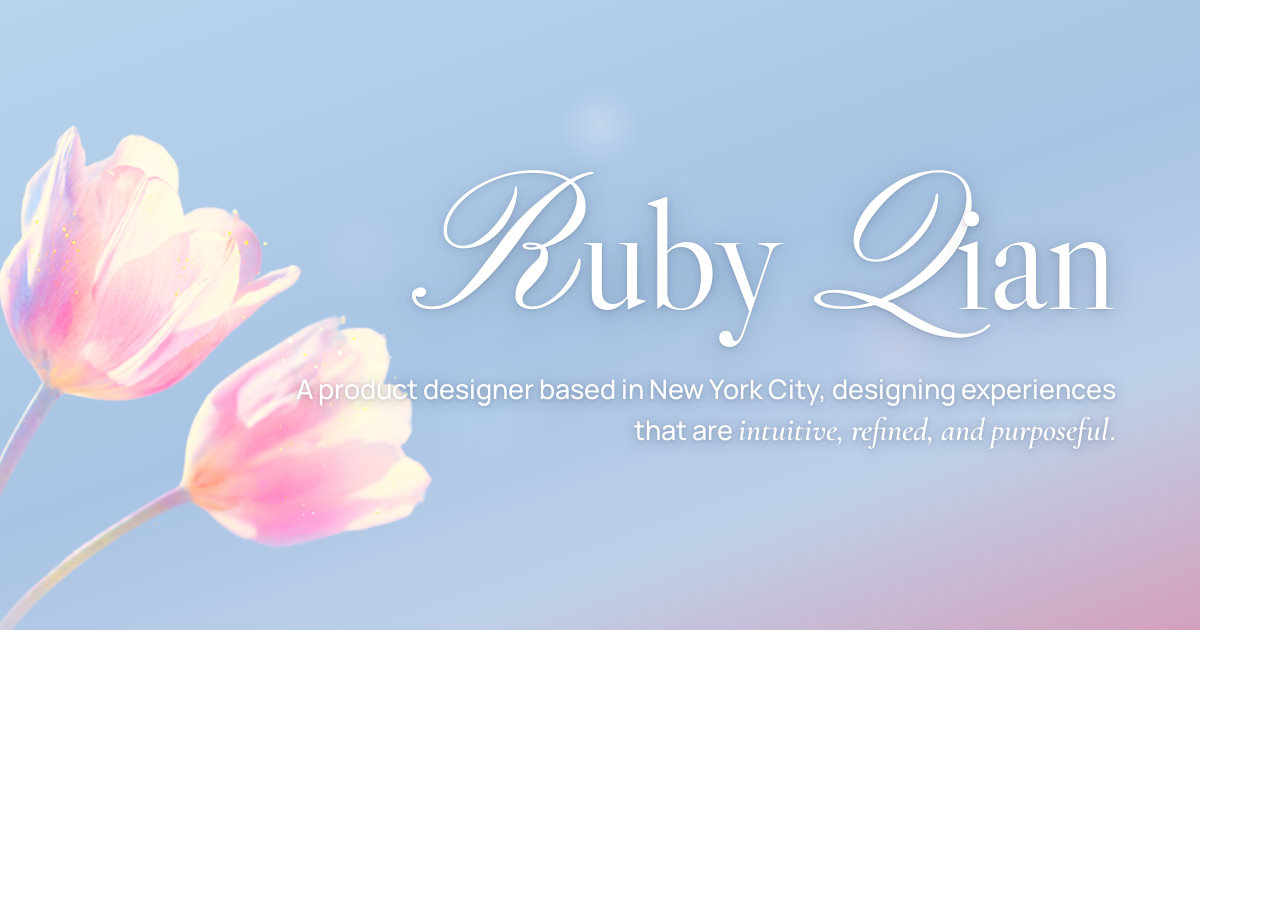
<file: og-image.html>
<!DOCTYPE html>
<html lang="en">
<head>
<meta charset="UTF-8">
<title>OG Image — Ruby Qian Portfolio</title>
<link rel="preconnect" href="https://fonts.googleapis.com">
<link rel="preconnect" href="https://fonts.gstatic.com" crossorigin>
<link href="https://fonts.googleapis.com/css2?family=Manrope:wght@400;500&family=Libre+Caslon+Display&family=Pinyon+Script&family=Cormorant+Garamond:ital,wght@1,500;1,600&display=swap" rel="stylesheet">
<style>
  *, *::before, *::after { margin: 0; padding: 0; box-sizing: border-box; }
  html, body {
    width: 1200px;
    height: 630px;
    overflow: hidden;
    font-family: 'Manrope', sans-serif;
    -webkit-font-smoothing: antialiased;
  }
  .og {
    width: 1200px;
    height: 630px;
    position: relative;
    background: linear-gradient(160deg, #B8D4EC 0%, #B0CCE8 25%, #A8C4E4 50%, #BED0E8 75%, #D4A0BC 100%);
    overflow: hidden;
  }
  /* Soft bokeh glow, matches hero */
  .og::before {
    content: '';
    position: absolute;
    inset: 0;
    background:
      radial-gradient(90px circle at 75% 55%, rgba(255, 220, 240, 0.2), transparent 70%),
      radial-gradient(100px circle at 40% 65%, rgba(200, 230, 255, 0.2), transparent 70%),
      radial-gradient(60px circle at 50% 20%, rgba(255, 255, 255, 0.25), transparent 70%),
      radial-gradient(70px circle at 30% 40%, rgba(230, 220, 245, 0.15), transparent 70%);
    pointer-events: none;
    z-index: 0;
  }
  .og__tulips {
    position: absolute;
    left: -120px;
    bottom: -60px;
    width: 1350px;
    height: auto;
    pointer-events: none;
    user-select: none;
    filter: contrast(1.08) saturate(1.18);
    z-index: 2;
  }
  .og__content {
    position: absolute;
    top: 50%;
    right: 84px;
    left: 84px;
    transform: translateY(-50%);
    text-align: right;
    color: #ffffff;
    z-index: 5;
  }
  .og__name {
    font-family: 'Libre Caslon Display', serif;
    font-weight: 400;
    font-size: 156px;
    line-height: 0.98;
    letter-spacing: -0.015em;
    margin-bottom: 28px;
    text-shadow:
      0 4px 32px rgba(20, 40, 70, 0.22),
      0 2px 8px rgba(20, 40, 70, 0.16),
      0 1px 2px rgba(20, 40, 70, 0.1);
  }
  .name__initial {
    font-family: 'Pinyon Script', cursive;
    font-size: 1.3em;
    line-height: 0.8;
  }
  .og__tag {
    font-family: 'Manrope', sans-serif;
    font-weight: 500;
    font-size: 27px;
    line-height: 1.4;
    max-width: 820px;
    margin-left: auto;
    text-shadow:
      0 2px 16px rgba(20, 40, 70, 0.28),
      0 1px 4px rgba(20, 40, 70, 0.18);
  }
  .og__tag em {
    font-family: 'Cormorant Garamond', serif;
    font-style: italic;
    font-weight: 600;
    font-size: 32px;
  }
</style>
</head>
<body>
  <div class="og">
    <img src="images/bg/tulips-cutout.png" alt="" class="og__tulips">
    <div class="og__content">
      <h1 class="og__name"><span class="name__initial">R</span>uby <span class="name__initial">Q</span>ian</h1>
      <p class="og__tag">A product designer based in New York City, designing experiences that are <em>intuitive, refined, and purposeful</em>.</p>
    </div>
  </div>
</body>
</html>
</file>
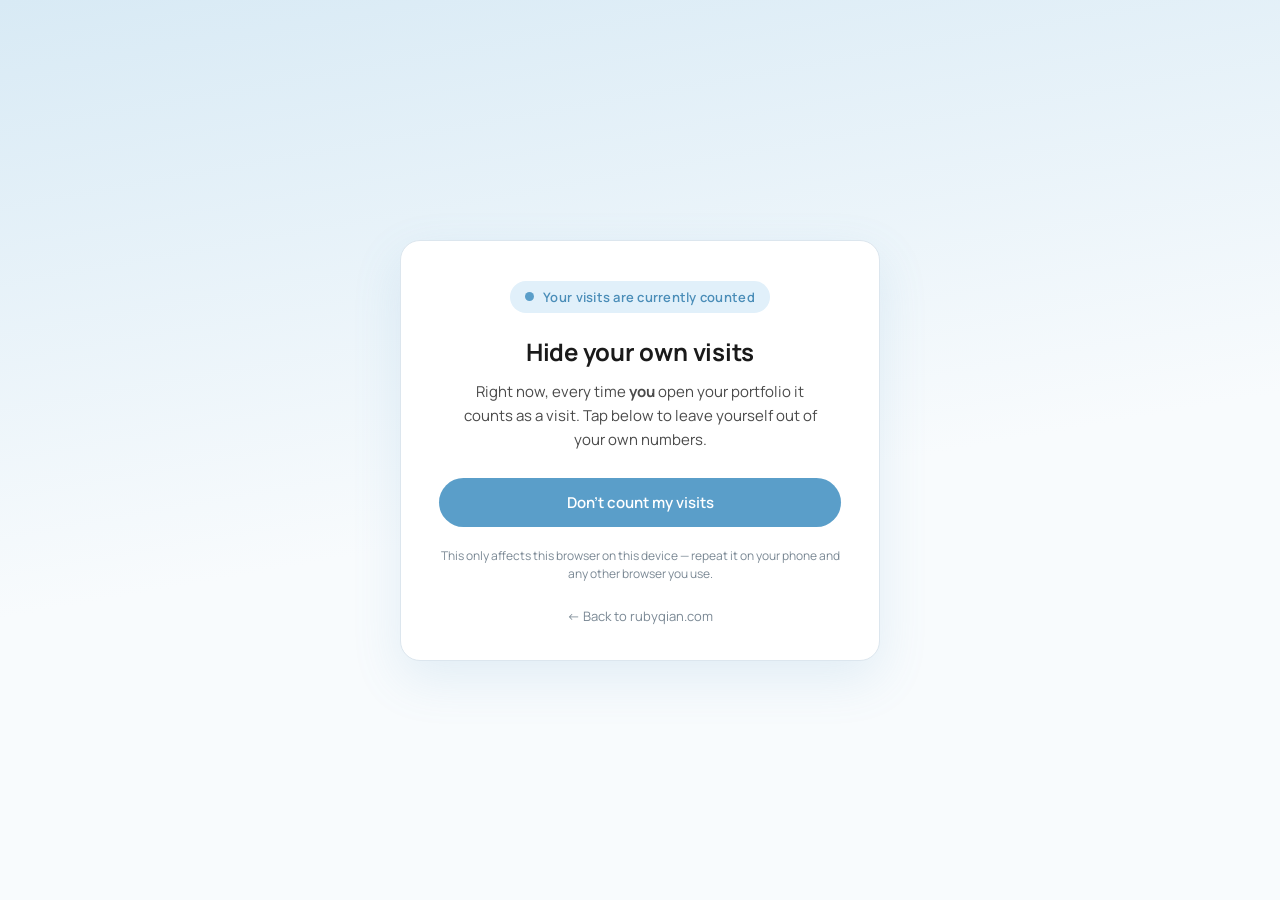
<file: optout.html>
<!DOCTYPE html>
<html lang="en">
<head>
<meta charset="UTF-8">
<meta name="viewport" content="width=device-width, initial-scale=1.0">
<title>Analytics opt-out — Ruby Qian</title>
<meta name="robots" content="noindex, nofollow">
<link rel="icon" type="image/png" href="favicon-v2.png">
<link rel="preconnect" href="https://fonts.googleapis.com">
<link rel="preconnect" href="https://fonts.gstatic.com" crossorigin>
<link href="https://fonts.googleapis.com/css2?family=Manrope:wght@400;500;600;700&display=swap" rel="stylesheet">
<style>
  :root {
    --bg: #F8FBFD;
    --card: #ffffff;
    --ink: #1a1a1a;
    --muted: #4a4a4a;
    --soft: #7a8894;
    --accent: #5a9ec9;
    --accent-hover: #4a8db8;
    --accent-light: #e1f0fa;
    --border: #dce6ee;
    --good: #4c9a6a;
  }
  * { box-sizing: border-box; }
  html, body { height: 100%; }
  body {
    margin: 0;
    font-family: 'Manrope', 'Helvetica Neue', Arial, sans-serif;
    background: linear-gradient(170deg, #D8EAF5, #F8FBFD 55%);
    color: var(--ink);
    -webkit-font-smoothing: antialiased;
    display: flex;
    align-items: center;
    justify-content: center;
    padding: 24px;
  }
  .card {
    background: var(--card);
    border: 1px solid var(--border);
    border-radius: 20px;
    max-width: 480px;
    width: 100%;
    padding: 40px 38px 34px;
    box-shadow: 0 18px 50px rgba(90, 158, 201, 0.14);
    text-align: center;
  }
  .status-dot {
    display: inline-flex;
    align-items: center;
    gap: 9px;
    font-size: 13px;
    font-weight: 600;
    letter-spacing: 0.02em;
    padding: 7px 15px;
    border-radius: 999px;
    margin-bottom: 22px;
  }
  .status-dot .dot { width: 9px; height: 9px; border-radius: 50%; }
  .status--counted { background: var(--accent-light); color: var(--accent-hover); }
  .status--counted .dot { background: var(--accent); }
  .status--excluded { background: #e5f3ec; color: var(--good); }
  .status--excluded .dot { background: var(--good); }

  h1 { font-size: 24px; font-weight: 700; letter-spacing: -0.01em; margin: 0 0 12px; text-wrap: balance; }
  p { font-size: 15px; line-height: 1.6; color: var(--muted); margin: 0 auto 14px; max-width: 40ch; }
  .headline { font-size: 16px; color: var(--ink); font-weight: 600; }

  .btn {
    appearance: none;
    border: none;
    cursor: pointer;
    font-family: inherit;
    font-size: 15px;
    font-weight: 600;
    padding: 14px 26px;
    border-radius: 999px;
    margin-top: 12px;
    transition: background 0.25s ease, transform 0.1s ease;
    width: 100%;
  }
  .btn:active { transform: translateY(1px); }
  .btn--exclude { background: var(--accent); color: #fff; }
  .btn--exclude:hover { background: var(--accent-hover); }
  .btn--enable { background: #fff; color: var(--accent-hover); border: 1.5px solid var(--accent); }
  .btn--enable:hover { background: var(--accent-light); }
  .btn:focus-visible { outline: 3px solid rgba(90,158,201,0.45); outline-offset: 2px; }

  .home { display: inline-block; margin-top: 24px; font-size: 13px; color: var(--soft); text-decoration: none; }
  .home:hover { color: var(--accent-hover); }
  .fineprint { font-size: 12px; color: var(--soft); margin-top: 20px; line-height: 1.5; }
</style>
</head>
<body>
  <main class="card">
    <div id="status" class="status-dot"></div>
    <h1 id="title"></h1>
    <p id="body"></p>
    <button id="toggle" class="btn"></button>
    <div class="fineprint" id="note"></div>
    <a class="home" href="/">← Back to rubyqian.com</a>
  </main>

  <script>
    var KEY = "umami.disabled";
    function isExcluded() { try { return localStorage.getItem(KEY) === "1"; } catch (e) { return false; } }

    function render() {
      var excluded = isExcluded();
      var status = document.getElementById("status");
      var title  = document.getElementById("title");
      var body   = document.getElementById("body");
      var btn    = document.getElementById("toggle");
      var note   = document.getElementById("note");

      if (excluded) {
        status.className = "status-dot status--excluded";
        status.innerHTML = '<span class="dot"></span> Your visits are NOT counted';
        title.textContent = "You're excluded on this browser";
        body.innerHTML = '<span class="headline">Nice.</span> Your own visits to rubyqian.com won’t show up in your analytics from this browser anymore.';
        btn.className = "btn btn--enable";
        btn.textContent = "Start counting my visits again";
        note.textContent = "Do this once on each browser and device you use (phone + laptop).";
      } else {
        status.className = "status-dot status--counted";
        status.innerHTML = '<span class="dot"></span> Your visits are currently counted';
        title.textContent = "Hide your own visits";
        body.innerHTML = 'Right now, every time <b>you</b> open your portfolio it counts as a visit. Tap below to leave yourself out of your own numbers.';
        btn.className = "btn btn--exclude";
        btn.textContent = "Don’t count my visits";
        note.textContent = "This only affects this browser on this device — repeat it on your phone and any other browser you use.";
      }
    }

    document.getElementById("toggle").addEventListener("click", function () {
      try {
        if (isExcluded()) { localStorage.removeItem(KEY); }
        else { localStorage.setItem(KEY, "1"); }
      } catch (e) {
        alert("Your browser is blocking local storage, so this can’t be saved. Try disabling private/incognito mode.");
      }
      render();
    });

    render();
  </script>
</body>
</html>
</file>
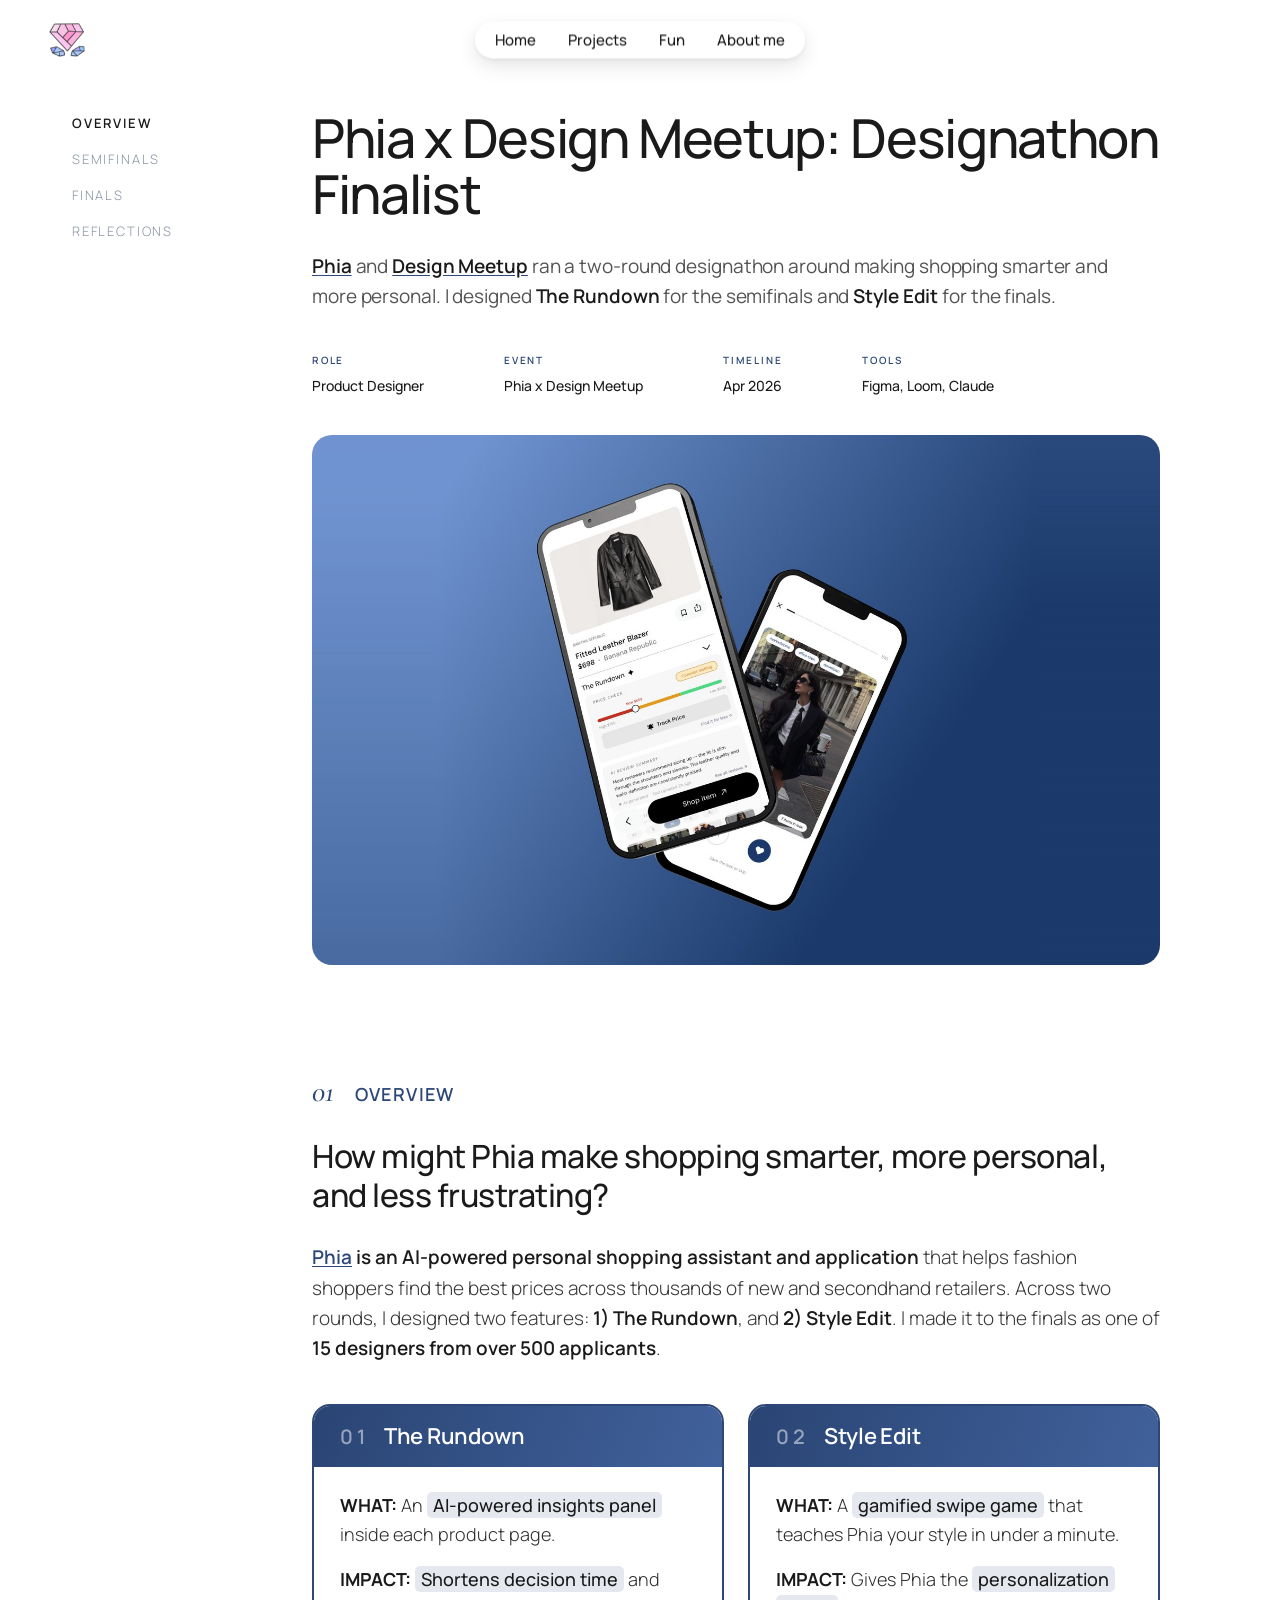
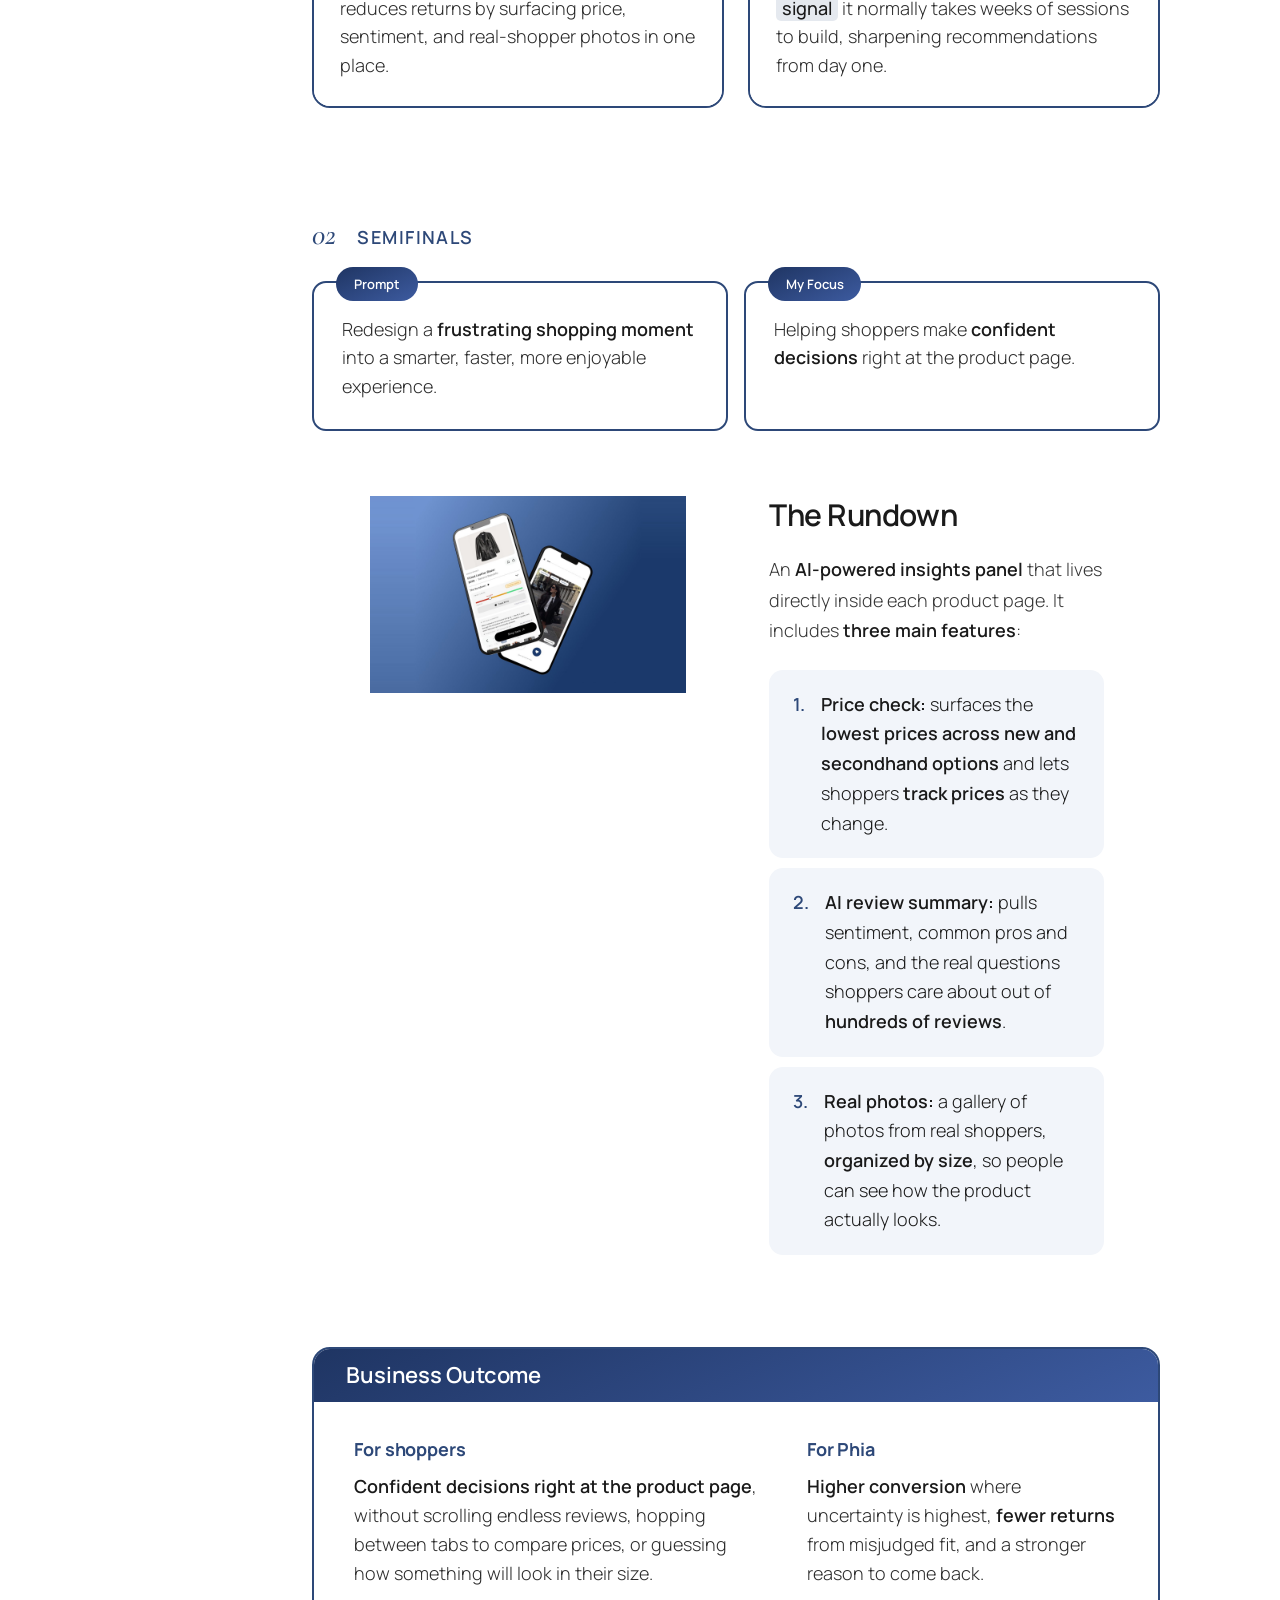
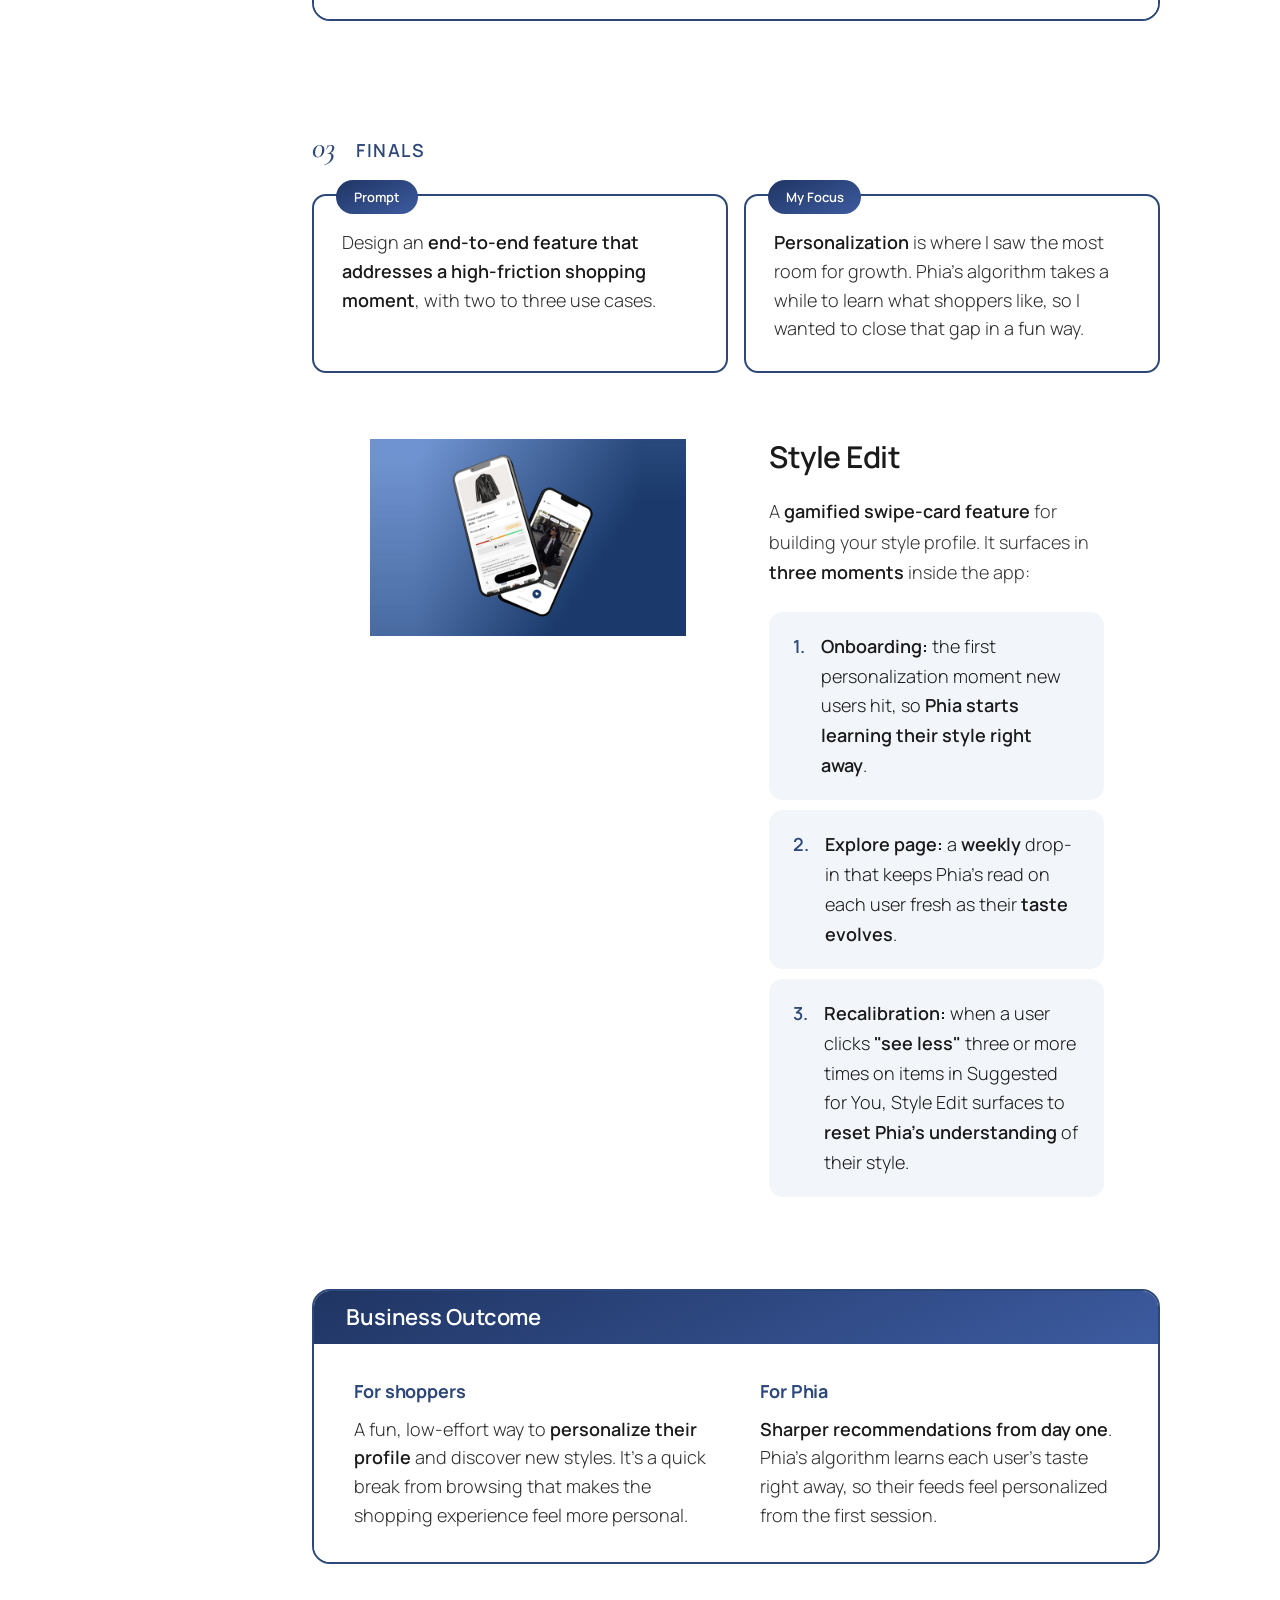
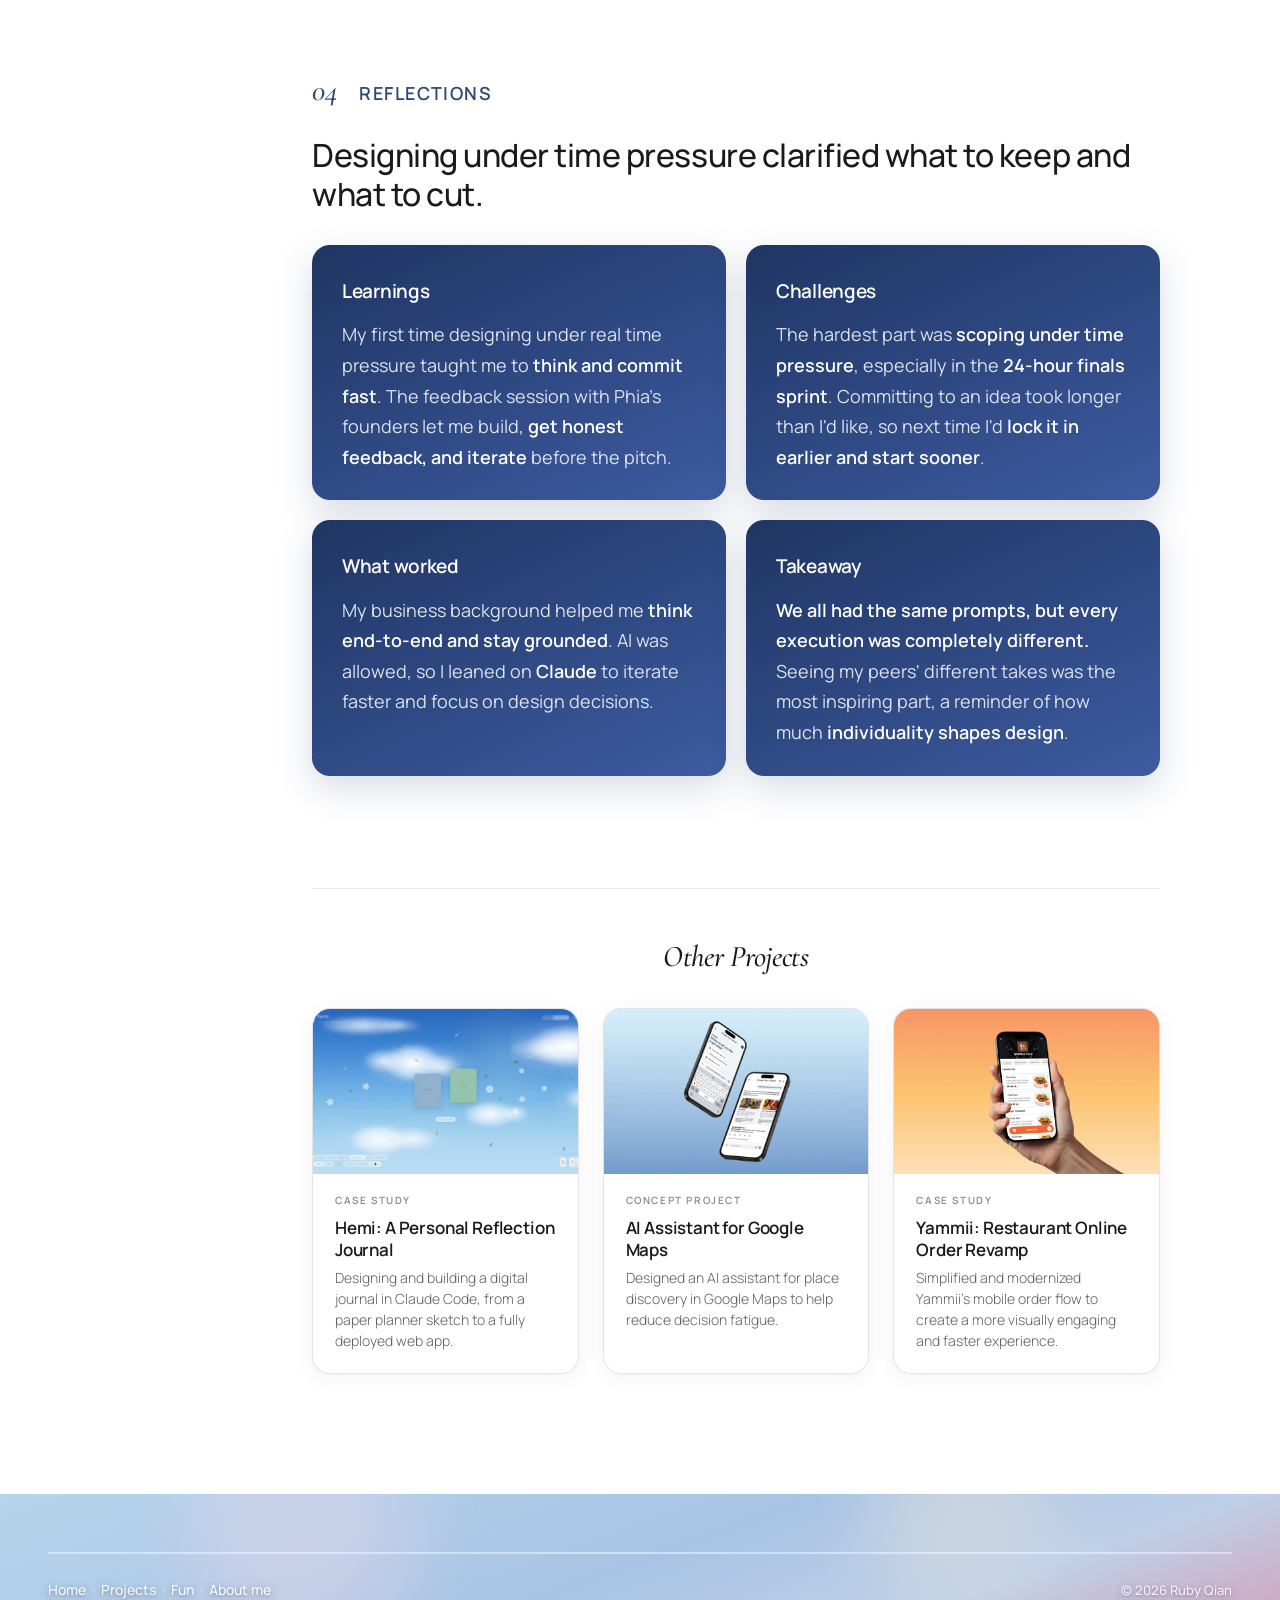
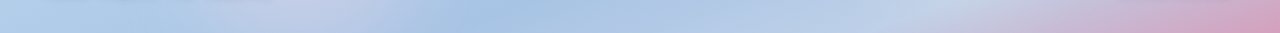
<file: phia.html>
<!DOCTYPE html>
<html lang="en">
<head>
  <meta charset="UTF-8">
  <meta name="viewport" content="width=device-width, initial-scale=1.0">
  <title>Phia x Design Meetup: Designathon Finalist · Ruby Qian Portfolio</title>
  <meta name="description" content="A product designer creating playful, intuitive, and purposeful consumer experiences that users love and businesses grow from.">
  <link rel="icon" type="image/png" href="favicon-v2.png">

  <!-- Open Graph -->
  <meta property="og:type" content="website">
  <meta property="og:url" content="https://rubyqian.com/phia">
  <meta property="og:title" content="Phia x Design Meetup: Designathon Finalist · Ruby Qian Portfolio">
  <meta property="og:description" content="A product designer creating playful, intuitive, and purposeful consumer experiences that users love and businesses grow from.">
  <meta property="og:image" content="https://rubyqian.com/images/og-image-v2.png">
  <meta property="og:image:width" content="1200">
  <meta property="og:image:height" content="630">
  <meta property="og:image:alt" content="Ruby Qian, product designer based in New York City">

  <!-- Twitter -->
  <meta name="twitter:card" content="summary_large_image">
  <meta name="twitter:title" content="Phia x Design Meetup: Designathon Finalist · Ruby Qian Portfolio">
  <meta name="twitter:description" content="A product designer creating playful, intuitive, and purposeful consumer experiences that users love and businesses grow from.">
  <meta name="twitter:image" content="https://rubyqian.com/images/og-image-v2.png">

  <link rel="preconnect" href="https://fonts.googleapis.com">
  <link rel="preconnect" href="https://fonts.gstatic.com" crossorigin>
  <link href="https://fonts.googleapis.com/css2?family=Manrope:wght@300;400;500;600;700&family=Cormorant+Garamond:ital,wght@0,500;0,600;1,500;1,600&display=swap" rel="stylesheet">
  <link rel="stylesheet" href="style.css?v=98">
  <style>
    body.case-v2 {
      background: #ffffff;
      margin: 0;
      font-family: 'Manrope', sans-serif;
      color: #1a1a1a;
    }
    body.case-v2 .bg-layer { display: none; }
    body.case-v2 .page-transition-overlay { background: #ffffff; }

    /* The nav pill is frosted glass, which has nothing to blur over the
       white editorial page, so it blends in. Drop the (invisible white)
       border and lift it with a soft neutral shadow so it floats as a
       crisp pill above the page — no edge color to fight the warm palette. */
    body.case-v2 .nav:not(.nav--scrolled) .nav__links {
      background: rgba(255, 255, 255, 0.9);
      border-color: transparent;
      padding: 4px 5px;
      box-shadow: 0 2px 6px rgba(0, 0, 0, 0.06), 0 8px 20px rgba(0, 0, 0, 0.10);
    }
    body.case-v2 .nav:not(.nav--scrolled) .nav__link { padding: 6px 14px; }

    /* ── MAIN SHELL ── */
    .v2-shell {
      margin: 110px auto 80px;
      padding: 0 clamp(120px, 9vw, 240px) 0 72px;
      display: grid;
      grid-template-columns: 160px 1fr;
      gap: 80px;
    }

    /* TOC */
    .v2-toc {
      position: sticky;
      top: 100px;
      align-self: start;
      max-height: calc(100vh - 120px);
      overflow-y: auto;
    }
    .v2-toc__list { display: flex; flex-direction: column; gap: 10px; }
    .v2-toc__link {
      font-size: 13px;
      letter-spacing: 0.14em;
      text-transform: uppercase;
      color: rgba(20, 40, 70, 0.5);
      text-decoration: none;
      padding: 2px 0;
      transition: color 0.2s;
    }
    .v2-toc__link:hover { color: #1a1a1a; }
    .v2-toc__link--active { color: #1a1a1a; font-weight: 600; }

    /* Main content — left-anchored, fills the grid cell. */
    .v2-main {
      width: 100%;
      max-width: 1200px;
      margin: 0 auto;
      color: #1a1a1a;
    }

    /* ── HERO ── */
    .v2-hero { margin-bottom: 112px; }
    .v2-hero__title {
      font-family: 'Manrope', sans-serif;
      font-size: clamp(36px, 4.2vw, 56px);
      font-weight: 500;
      letter-spacing: -0.025em;
      line-height: 1.05;
      color: #1a1a1a;
      margin: 0 0 28px;
      max-width: 1100px;
    }
    /* Editorial deck line under the title — what the case is about. */
    .v2-hero__glance {
      font-size: 19px;
      font-weight: 400;
      line-height: 1.6;
      color: rgba(26, 26, 26, 0.75);
      letter-spacing: -0.005em;
      margin: 0 0 40px;
      max-width: 800px;
    }
    .v2-hero__glance a { color: #2D4878; text-decoration: underline; text-underline-offset: 2px; }
    .v2-hero__glance a:hover { text-decoration-thickness: 2px; }
    .v2-hero__glance strong { color: #1a1a1a; font-weight: 600; }
    .v2-hero__glance em { font-style: italic; color: #1a1a1a; }

    .v2-hero__meta {
      display: flex;
      flex-wrap: wrap;
      gap: 22px 80px;
      margin-bottom: 40px;
    }
    .v2-hero__meta-item { display: flex; flex-direction: column; gap: 8px; min-width: 0; }
    .v2-hero__meta-label {
      font-size: 10px; letter-spacing: 0.18em; text-transform: uppercase;
      color: #2D4878; font-weight: 600;
    }
    .v2-hero__meta-value {
      font-size: 14px;
      color: #1a1a1a;
      font-weight: 500;
      line-height: 1.3;
      white-space: nowrap;
    }

    .v2-hero__media {
      border-radius: 20px;
      overflow: hidden;
    }
    .v2-hero__media video {
      width: 100%; display: block;
      aspect-ratio: 16 / 10;
      object-fit: cover;
    }

    /* ── SECTIONS ── */
    .v2-section { margin-bottom: 112px; }
    .v2-section:last-child { margin-bottom: 0; }

    /* Eyebrow — serif italic number + bold uppercase label */
    .v2-eyebrow {
      display: flex;
      align-items: baseline;
      gap: 22px;
      margin: 0 0 28px;
      /* Offset anchor jumps below the 80px fixed nav so the section
         eyebrow stays visible when a TOC link is clicked. */
      scroll-margin-top: 112px;
    }
    .v2-eyebrow__num {
      font-family: 'Cormorant Garamond', serif;
      font-style: italic;
      font-size: 30px;
      font-weight: 500;
      color: #2D4878;
      letter-spacing: -0.01em;
      line-height: 1;
    }
    .v2-eyebrow__label {
      font-size: 18px;
      font-weight: 600;
      letter-spacing: 0.08em;
      text-transform: uppercase;
      color: #2D4878;
    }

    .v2-headline {
      font-family: 'Manrope', sans-serif;
      font-size: clamp(24px, 2.6vw, 32px);
      font-weight: 500;
      line-height: 1.2;
      letter-spacing: -0.015em;
      color: #1a1a1a;
      margin: 0 0 28px;
      max-width: 1200px;
    }
    .v2-lead {
      font-size: 19px; line-height: 1.6;
      color: rgba(26, 26, 26, 0.88);
      margin: 0 0 36px;
      max-width: 1100px;
    }
    .v2-lead em { font-style: normal; color: #1a1a1a; font-weight: 500; }
    .v2-lead strong { color: #1a1a1a; font-weight: 600; }
    .v2-lead a { color: #2D4878; text-decoration: underline; text-underline-offset: 2px; }

    .v2-body {
      font-size: 18px; line-height: 1.7;
      color: rgba(26, 26, 26, 0.92);
      max-width: 1100px;
      margin: 0 0 24px;
    }
    .v2-body strong { color: #1a1a1a; font-weight: 600; }
    .v2-body em { font-style: italic; color: #1a1a1a; }
    .v2-body a { color: #2D4878; text-decoration: underline; text-underline-offset: 2px; }

    .v2-subhead {
      font-size: 22px; font-weight: 500;
      color: #1a1a1a;
      margin: 56px 0 16px;
      letter-spacing: -0.01em;
      max-width: 900px;
    }

    /* Body bullets — keep within the editorial reading column */
    .v2-bullets {
      list-style: none;
      padding: 0;
      margin: 0 0 28px;
      max-width: 1000px;
    }
    .v2-bullets li {
      font-size: 17px;
      line-height: 1.65;
      color: rgba(26, 26, 26, 0.92);
      padding-left: 22px;
      position: relative;
      margin-bottom: 12px;
    }
    .v2-bullets li::before {
      content: '';
      position: absolute;
      left: 0;
      top: 11px;
      width: 6px; height: 6px;
      border-radius: 50%;
      background: rgba(45, 72, 120, 0.5);
    }
    .v2-bullets strong { color: #1a1a1a; font-weight: 600; }

    /* ── BRIEF BLOCK — soft tinted, no border ── */
    .v2-brief {
      background: linear-gradient(155deg, #EEF2F8 0%, #DDE5F0 100%);
      border-radius: 22px;
      padding: 36px 40px;
      margin: 24px 0 40px;
      max-width: 1100px;
    }
    .v2-brief__eyebrow {
      font-family: 'Manrope', sans-serif;
      font-size: 11px;
      letter-spacing: 0.22em;
      text-transform: uppercase;
      color: rgba(45, 72, 120, 0.9);
      font-weight: 600;
      margin: 0 0 18px;
    }
    .v2-brief p {
      font-size: 17px;
      line-height: 1.6;
      color: #1a1a1a;
      margin: 0 0 14px;
    }
    .v2-brief p:last-child { margin-bottom: 0; }
    .v2-brief ul {
      list-style: none;
      padding: 0;
      margin: 10px 0 18px;
    }
    .v2-brief ul li {
      font-size: 16px;
      line-height: 1.6;
      color: rgba(26, 26, 26, 0.88);
      padding-left: 20px;
      position: relative;
      margin-bottom: 8px;
    }
    .v2-brief ul li::before {
      content: '';
      position: absolute;
      left: 0; top: 10px;
      width: 5px; height: 5px;
      border-radius: 50%;
      background: rgba(45, 72, 120, 0.7);
    }
    .v2-brief strong { font-weight: 600; }
    .v2-brief__divider {
      height: 1px;
      background: rgba(45, 72, 120, 0.18);
      margin: 18px 0;
    }
    .v2-brief__focus {
      display: inline-flex;
      align-items: center;
      gap: 8px;
      background: rgba(255, 255, 255, 0.6);
      border-radius: 999px;
      padding: 8px 16px;
      font-size: 14px;
      color: #1a1a1a;
      margin-top: 4px;
    }
    .v2-brief__focus strong { font-weight: 600; }

    /* ── OVERVIEW: 2-up pastel gradient feature cards with media ── */
    .v2-features-2 {
      display: grid;
      grid-template-columns: repeat(2, 1fr);
      gap: 20px;
      margin: 36px 0 0;
      max-width: 1200px;
    }
    .v2-feature {
      border-radius: 22px;
      color: #1a1a1a;
      overflow: hidden;
      display: flex;
      flex-direction: column;
    }
    /* Phia editorial palette: Rundown card uses Phia's deep navy with white text
       (magazine pull-quote feel, mirrors the brand's hero gradient). Style Edit
       card uses Phia's warm cream product surface, with dark text. The brighter
       top-left navy makes the gradient legibly visible at every scale. */
    .v2-feature--rundown {
      background: linear-gradient(155deg, #1F3563 0%, #3D5BA0 100%);
      color: #ffffff;
    }
    .v2-feature--rundown .v2-feature__title { color: #ffffff; }
    .v2-feature--rundown .v2-feature__desc  { color: rgba(255, 255, 255, 0.86); }
    .v2-feature--rundown .v2-feature__num   { color: rgba(255, 255, 255, 0.58); }
    .v2-feature--rundown .v2-feature__meta  { color: rgba(255, 255, 255, 0.68); }
    .v2-feature--style { background: linear-gradient(155deg, #F1E9D7 0%, #DFD2B7 100%); }
    .v2-feature__media {
      width: 100%;
      aspect-ratio: 16 / 10;
      background: rgba(0, 0, 0, 0.04);
      overflow: hidden;
    }
    .v2-feature__media img,
    .v2-feature__media video {
      width: 100%;
      height: 100%;
      object-fit: cover;
      display: block;
    }
    .v2-feature__body { padding: 24px 28px 28px; }
    .v2-feature__num {
      font-size: 12px; font-weight: 600;
      letter-spacing: 0.16em;
      color: rgba(26, 26, 26, 0.45);
      margin-bottom: 6px;
    }
    .v2-feature__title {
      font-size: 18px; font-weight: 600;
      margin: 0 0 10px;
      letter-spacing: -0.005em;
    }
    .v2-feature__desc {
      font-size: 18px; line-height: 1.6;
      color: rgba(26, 26, 26, 0.92);
      margin: 0 0 14px;
    }
    .v2-feature__meta {
      font-size: 12px;
      letter-spacing: 0.04em;
      color: rgba(26, 26, 26, 0.55);
      font-weight: 500;
    }

    /* ── OVERVIEW SPEC CARDS — navy header bar + light WHAT/IMPACT body ── */
    .v2-ov-cards {
      display: grid;
      grid-template-columns: 1fr 1fr;
      gap: 24px;
      margin: 40px 0 36px;
      max-width: 1100px;
    }
    .v2-ov-card {
      border: 2px solid #2D4878;
      border-radius: 18px;
      overflow: hidden;
      display: flex;
      flex-direction: column;
    }
    .v2-ov-card__head {
      background: linear-gradient(110deg, #2A4574 0%, #41619C 100%);
      padding: 12px 26px;
      display: flex;
      align-items: baseline;
      gap: 14px;
    }
    .v2-ov-card__num {
      font-size: 20px;
      font-weight: 600;
      letter-spacing: 0.22em;
      color: rgba(255, 255, 255, 0.5);
    }
    .v2-ov-card__title {
      font-size: 22px;
      font-weight: 600;
      letter-spacing: -0.01em;
      color: #ffffff;
    }
    .v2-ov-card__body {
      background: #ffffff;
      padding: 24px 26px 26px;
      flex: 1;
    }
    .v2-ov-card__body p {
      font-size: 18px;
      line-height: 1.6;
      color: rgba(26, 26, 26, 0.92);
      margin: 0 0 16px;
    }
    .v2-ov-card__body p:last-child { margin-bottom: 0; }
    .v2-ov-card__body strong { color: #1a1a1a; font-weight: 700; }
    /* Key term: soft navy highlight (matches the card's navy) at medium
       weight — the tint carries the emphasis, so no heavy bold, and it
       reads as a highlighted term rather than a link or a chip. One
       highlight per line keeps the cards scannable, not busy. */
    .v2-ov-card__body .v2-hl {
      color: #1a1a1a;
      font-weight: 500;
      background: rgba(45, 72, 120, 0.12);
      padding: 1px 6px;
      border-radius: 5px;
      box-decoration-break: clone;
      -webkit-box-decoration-break: clone;
    }

    /* ── VIBE-STYLE COLORED TILES — for Rundown sub-features + Style Edit surfaces ── */
    .v2-tiles {
      display: flex;
      flex-direction: column;
      gap: 10px;
      margin: 28px 0 32px;
      max-width: 1100px;
    }
    .v2-tile {
      border-radius: 16px;
      padding: 20px 26px;
      display: flex;
      align-items: flex-start;
      gap: 22px;
      font-size: 16px;
      line-height: 1.55;
      color: #1a1a1a;
    }
    .v2-tile__num {
      font-family: 'Cormorant Garamond', serif;
      font-style: italic;
      font-size: 18px;
      color: rgba(26, 26, 26, 0.5);
      flex-shrink: 0;
      width: 26px;
      padding-top: 1px;
    }
    .v2-tile strong { font-weight: 600; }

    /* Phia editorial tile palette — four restrained tokens used across
       both rounds. Paper + linen carry warm Phia cream; mist + stone
       carry the cool Phia navy/slate. */
    .v2-tile--paper { background: #F4EEE2; }
    .v2-tile--linen { background: #E8DDC4; }
    .v2-tile--mist  { background: #DCE3EE; }
    .v2-tile--stone { background: #C5D0E0; }

    /* ── DEMO/EMBED WRAPPER — for Loom + Figma iframes ── */
    .v2-demo {
      border-radius: 20px;
      overflow: hidden;
      background: #ffffff;
      margin: 12px 0 28px;
      box-shadow: 0 16px 40px rgba(20, 40, 70, 0.08);
      max-width: 1200px;
    }
    .v2-demo video { width: 100%; display: block; background: #ffffff; }
    .v2-demo--video { aspect-ratio: 16 / 9; position: relative; }
    .v2-demo--deck  { aspect-ratio: 16 / 10; position: relative; }
    .v2-demo--video iframe,
    .v2-demo--deck iframe {
      position: absolute; inset: 0;
      width: 100%; height: 100%; border: 0; display: block;
    }
    .v2-demo__caption {
      font-family: 'Cormorant Garamond', serif;
      font-style: italic;
      font-size: 15px;
      color: rgba(26, 26, 26, 0.6);
      margin: 0 0 28px;
      max-width: 1100px;
    }

    /* ── LINK BUTTONS ── */
    .v2-actions {
      display: flex;
      flex-wrap: wrap;
      gap: 10px;
      margin: 4px 0 24px;
    }
    .v2-btn {
      display: inline-flex; align-items: center; gap: 6px;
      padding: 10px 20px;
      border-radius: 999px;
      font-size: 13px; font-weight: 500;
      text-decoration: none;
      transition: transform 0.2s, background 0.2s;
      border: 1px solid rgba(20, 40, 70, 0.16);
      color: #1a1a1a;
      background: #fff;
    }
    .v2-btn:hover { background: rgba(45, 72, 120, 0.08); transform: translateY(-1px); }
    .v2-btn__arrow { font-size: 12px; opacity: 0.7; }

    /* ── REFLECTIONS — 2x2 cards ── */
    .v2-reflections {
      display: grid;
      grid-template-columns: 1fr 1fr;
      gap: 20px;
      margin: 32px 0 0;
      max-width: 1200px;
    }
    /* Reflection tiles in Phia's brand navy, white text. Same gradient as
       the Rundown overview card and the Business Outcome header — every
       navy moment on the page uses the exact same gradient. */
    .v2-reflection-block {
      background: linear-gradient(155deg, #1F3563 0%, #3D5BA0 100%);
      border-radius: 18px;
      padding: 30px 30px 28px;
      color: #ffffff;
      box-shadow: 0 12px 36px rgba(31, 53, 99, 0.18);
    }
    .v2-reflection-block__label {
      font-family: 'Manrope', sans-serif;
      font-size: 19px;
      font-weight: 600;
      color: #ffffff;
      margin: 0 0 12px;
      letter-spacing: -0.015em;
    }
    .v2-reflection-block__body {
      font-family: 'Manrope', sans-serif;
      font-size: 18px;
      line-height: 1.7;
      color: rgba(255, 255, 255, 0.84);
      margin: 0;
      font-weight: 400;
    }
    .v2-reflection-block__body strong { color: #ffffff; font-weight: 600; }

    /* ── OTHER PROJECTS ── */
    .v2-other { margin: 100px 0 40px; }
    .v2-other__divider {
      height: 1px;
      background: rgba(20, 40, 70, 0.1);
      margin-bottom: 48px;
    }
    .v2-other__heading {
      font-family: 'Cormorant Garamond', serif;
      font-style: italic;
      font-size: 30px;
      font-weight: 500;
      color: #1a1a1a;
      margin: 0 0 32px;
      text-align: center;
    }
    .v2-other__grid {
      display: grid;
      grid-template-columns: repeat(3, 1fr);
      gap: 24px;
    }
    .v2-other__card {
      display: flex;
      flex-direction: column;
      background: #fff;
      border: 1px solid rgba(20, 40, 70, 0.12);
      border-radius: 18px;
      overflow: hidden;
      text-decoration: none;
      color: #1a1a1a;
      box-shadow: 0 4px 20px rgba(20, 40, 70, 0.06);
      transition: transform 0.2s, box-shadow 0.2s;
    }
    .v2-other__card:hover { transform: translateY(-3px); box-shadow: 0 16px 40px rgba(20, 40, 70, 0.12); }
    /* Media wrapper so any per-card transforms get clipped to the media area
       and don't bleed into the card body. */
    .v2-other__card-media {
      width: 100%;
      aspect-ratio: 16 / 10;
      background: #f0f0f0;
      overflow: hidden;
      display: block;
    }
    .v2-other__card-media video,
    .v2-other__card-media img {
      width: 100%;
      height: 100%;
      object-fit: cover;
      display: block;
    }

    /* Hide native cursor on the cards so the pill-cursor reads as the only cursor. */
    @media (hover: hover) and (pointer: fine) {
      .v2-other__card { cursor: none; }
    }
    .v2-other__card-body { padding: 18px 22px 22px; }
    /* Other Projects eyebrow stays neutral (powder blue) — the section
       is project-agnostic so the case study's brand color does not bleed in. */
    .v2-other__card-label {
      font-size: 10px; letter-spacing: 0.16em; text-transform: uppercase;
      color: #888; font-weight: 600; margin-bottom: 8px;
    }
    .v2-other__card-title { font-size: 17px; font-weight: 600; margin: 0 0 6px; }
    .v2-other__card-desc {
      font-size: 14px; line-height: 1.5;
      color: rgba(26, 26, 26, 0.7); margin: 0;
    }

    /* ── PAGE-END GRADIENT ── */
    .v2-page-end {
      background: linear-gradient(160deg, #B8D4EC 0%, #B0CCE8 25%, #A8C4E4 50%, #BED0E8 75%, #D4A0BC 100%);
      padding: 58px 0 0;
      margin-top: 80px;
      position: relative;
      overflow: hidden;
    }
    /* Petals confined to the footer gradient. The petalDrift keyframe in
       style.css translates across 100vw, and v2-page-end spans full width,
       so petals enter from the left and exit on the right within the band. */
    .v2-page-end__petals {
      position: absolute;
      inset: 0;
      pointer-events: none;
      overflow: hidden;
      z-index: 0;
    }
    .v2-page-end > .footer-minimal { position: relative; z-index: 1; }
    .v2-page-end::before,
    .v2-page-end::after {
      content: '';
      position: absolute;
      border-radius: 50%;
      filter: blur(40px);
      opacity: 0.5;
      pointer-events: none;
    }
    .v2-page-end::before {
      width: 220px; height: 220px;
      background: rgba(255, 220, 235, 0.6);
      top: -60px; left: 15%;
    }
    .v2-page-end::after {
      width: 180px; height: 180px;
      background: rgba(255, 240, 220, 0.6);
      bottom: 40px; right: 18%;
    }

    /* ════════════════════════════════════════════
       SEMIFINALS / FINALS ROUND LAYOUT
       Brief D + 2-col body (mockup + feature pane) + Tile 4 + Outcome α.
       ════════════════════════════════════════════ */

    /* Brief D — outlined card (2px navy border, matching the Business
       Outcome card) with a small navy gradient pill that overlaps the
       top-left edge as a label badge. */
    .v2-brief-d {
      max-width: 1100px;
      display: grid;
      grid-template-columns: 1fr 1fr;
      gap: 16px;
      margin: 24px 0 64px;
    }
    .v2-brief-d__col {
      position: relative;
      background: #ffffff;
      border: 2px solid #2D4878;
      border-radius: 14px;
      padding: 32px 28px 28px;
      overflow: visible;
    }
    .v2-brief-d__col__header {
      position: absolute;
      top: -16px;
      left: 22px;
      background: linear-gradient(155deg, #1F3563 0%, #3D5BA0 100%);
      border-radius: 999px;
      padding: 6px 18px;
    }
    .v2-brief-d__col__eyebrow {
      font-family: 'Manrope', sans-serif;
      font-size: 13px;
      font-weight: 600;
      color: #ffffff;
      letter-spacing: -0.005em;
      margin: 0;
    }
    .v2-brief-d__col__body {
      background: transparent;
      padding: 0;
      display: flex;
      flex-direction: column;
      gap: 14px;
    }
    .v2-brief-d__col__body p {
      font-size: 18px;
      line-height: 1.6;
      color: rgba(26, 26, 26, 0.92);
      margin: 0;
    }
    .v2-brief-d__col__body strong { color: #1a1a1a; font-weight: 600; }

    /* Single-tile variant — one consolidated box (used for Semifinals) where
       both the prompt and the focus live inside a single labeled card. */
    .v2-brief-d--single { grid-template-columns: 1fr; }

    /* Cream variant — warm Phia product surface as the brief background.
       No border, no pill badge: label sits inline at the top of the tile. */
    .v2-brief-d--cream {
      margin-top: 0;
    }
    .v2-brief-d--cream .v2-brief-d__col {
      background: linear-gradient(155deg, #F4EEE2 0%, #E8DDC4 100%);
      border: none;
      padding: 26px 30px;
    }
    .v2-brief-d--cream .v2-brief-d__col__header {
      position: static;
      background: transparent;
      border-radius: 0;
      padding: 0;
      margin: 0 0 10px;
    }
    .v2-brief-d--cream .v2-brief-d__col__eyebrow {
      color: #2D4878;
      font-size: 14px;
      font-weight: 700;
    }

    /* Round body — slim left-aligned phone mockup + a narrower reading
       column set off by a wide gap. The text column is capped so copy
       wraps taller (filling the height next to the tall phone instead
       of leaving empty space), and the row is left-aligned. */
    .v2-round-body {
      display: grid;
      grid-template-columns: 320px 1fr;
      gap: 81px;
      align-items: start;
      /* Inset the row from both edges: more breathing room to the left of
         the phone and to the right of the text. */
      padding: 0 56px;
    }
    .v2-round-mockup {
      /* No tile: transparent background, no radius/clip/shadow, so the
         mockup's own white blends seamlessly into the page. */
      background: transparent;
    }
    .v2-round-mockup video,
    .v2-round-mockup img {
      width: 100%;
      height: 100%;
      object-fit: cover;
      display: block;
    }
    /* Portrait phone mockup — flows at the column width at its natural
       height, left-aligned in the slim mockup column. clip-path crops
       the ~2px gray border baked into the video file so its white edge
       blends seamlessly into the page. */
    .v2-round-mockup--portrait video,
    .v2-round-mockup--portrait img {
      position: static;
      width: 100%;
      height: auto;
      object-fit: contain;
      clip-path: inset(2px);
    }

    /* Right pane: feature name + description + points + outcome */
    .v2-feature-pane__name {
      font-family: 'Manrope', sans-serif;
      font-size: 30px;
      font-weight: 600;
      letter-spacing: -0.015em;
      margin: 0 0 20px;
    }
    .v2-feature-pane__desc {
      font-size: 18px;
      line-height: 1.7;
      color: rgba(26, 26, 26, 0.88);
      margin: 0 0 24px;
      max-width: 600px;
    }
    .v2-feature-pane__desc strong { color: #1a1a1a; font-weight: 600; }

    /* Tile 4 — italic Cormorant numeral on a single pale slate shade */
    .v2-points {
      display: flex;
      flex-direction: column;
      gap: 10px;
      margin: 0 0 32px;
    }
    .v2-point {
      background: #F2F5FA;
      border-radius: 14px;
      padding: 20px 24px;
      display: flex;
      align-items: flex-start;
      gap: 16px;
      font-size: 18px;
      line-height: 1.65;
      color: #1a1a1a;
    }
    .v2-point__num {
      font-family: 'Manrope', sans-serif;
      font-weight: 600;
      font-size: 18px;
      color: #2D4878;
      flex-shrink: 0;
      line-height: 1.65;
    }
    .v2-point strong { font-weight: 600; }

    /* Business Outcome — full-width card below the round body.
       Solid navy outline + navy gradient header bar (matches the Rundown
       overview card), white body with sans-serif labels in dark text. */
    .v2-outcome-box {
      border-radius: 18px;
      overflow: hidden;
      margin-top: 60px;
      max-width: 1100px;
      border: 2px solid #2D4878;
    }
    .v2-outcome-box__header {
      background: linear-gradient(155deg, #1F3563 0%, #3D5BA0 100%);
      padding: 12px 32px;
    }
    .v2-outcome-box__title {
      font-family: 'Manrope', sans-serif;
      font-size: 22px;
      font-weight: 600;
      letter-spacing: -0.005em;
      color: #ffffff;
      margin: 0;
    }
    .v2-outcome-box__body {
      background: #ffffff;
      padding: 32px 40px;
    }
    .v2-outcome-box__grid {
      display: grid;
      grid-template-columns: 1fr 1fr;
      gap: 48px;
    }
    /* Wider left column (longer copy) so it wraps to fewer lines and
       stays balanced with the shorter right column. Semifinals only. */
    .v2-outcome-box__grid--wide {
      grid-template-columns: 1.3fr 1fr;
    }
    .v2-outcome-box__col {
      display: flex;
      flex-direction: column;
      gap: 8px;
    }
    .v2-outcome-box__label {
      font-family: 'Manrope', sans-serif;
      font-size: 18px;
      font-weight: 700;
      color: #2D4878;
      margin: 0;
      letter-spacing: -0.005em;
    }
    .v2-outcome-box__text {
      font-size: 18px;
      line-height: 1.6;
      color: rgba(26, 26, 26, 0.92);
      margin: 0;
    }
    .v2-outcome-box__text strong { color: #1a1a1a; font-weight: 600; }

    /* ── RESPONSIVE ── */
    @media (max-width: 1100px) {
      .v2-shell { grid-template-columns: 1fr; gap: 32px; padding: 0 28px; }
      .v2-toc { position: static; max-height: none; }
      .v2-other__grid { grid-template-columns: 1fr 1fr; }
      .v2-round-body { grid-template-columns: 1fr; gap: 28px; }
      .v2-round-mockup { max-width: 360px; }
      .v2-outcome-box__grid { grid-template-columns: 1fr; gap: 24px; }
    }
    @media (max-width: 720px) {
      .v2-hero__meta { display: grid; grid-template-columns: 1fr 1fr; gap: 18px 24px; }
      .v2-features-2, .v2-ov-cards, .v2-reflections { grid-template-columns: 1fr; }
      .v2-brief { padding: 28px 24px; }
      .v2-brief-d { grid-template-columns: 1fr; gap: 24px; }
      .v2-other__grid { grid-template-columns: 1fr; }
    }
  </style>
<!-- Umami analytics (cookieless, privacy-friendly) -->
<script defer src="https://cloud.umami.is/script.js" data-website-id="4914145c-c374-437e-93cd-9d1956723c0a"></script>
</head>
<body class="case-v2 case-v2--phia">

  <!-- Navigation -->
  <nav class="nav">
    <div class="nav__inner">
      <a href="/" class="nav__logo">
        <img src="images/gem-logo-3.png" alt="Ruby Qian logo" class="nav__logo-icon" width="38" height="38">
      </a>
      <button class="nav__toggle" aria-label="Toggle menu" onclick="document.querySelector('.nav__links').classList.toggle('nav__links--open')">
        <svg viewBox="0 0 24 24" fill="none" stroke="currentColor" stroke-width="1.5">
          <line x1="3" y1="6" x2="21" y2="6"/>
          <line x1="3" y1="12" x2="21" y2="12"/>
          <line x1="3" y1="18" x2="21" y2="18"/>
        </svg>
      </button>
      <ul class="nav__links">
        <li><a href="/" class="nav__link">Home</a></li>
        <li><a href="/#projects" class="nav__link">Projects</a></li>
        <li><a href="/fun" class="nav__link">Fun</a></li>
        <li><a href="/about" class="nav__link">About me</a></li>
      </ul>
    </div>
  </nav>

  <!-- MAIN -->
  <div class="v2-shell">

    <aside class="v2-toc">
      <div class="v2-toc__list">
        <a class="v2-toc__link v2-toc__link--active" href="#overview">Overview</a>
        <a class="v2-toc__link" href="#semifinals">Semifinals</a>
        <a class="v2-toc__link" href="#finals">Finals</a>
        <a class="v2-toc__link" href="#reflections">Reflections</a>
      </div>
    </aside>

    <main class="v2-main">

      <!-- HERO -->
      <header class="v2-hero">
        <h1 class="v2-hero__title">Phia x Design Meetup: Designathon Finalist</h1>
        <p class="v2-hero__glance">
          <a href="https://phia.com/" target="_blank" rel="noopener"><strong>Phia</strong></a> and <a href="https://www.linkedin.com/company/design-meetup/" target="_blank" rel="noopener"><strong>Design Meetup</strong></a> ran a two-round designathon around making shopping smarter and more personal. I designed <strong>The Rundown</strong> for the semifinals and <strong>Style Edit</strong> for the finals.
        </p>
        <div class="v2-hero__meta">
          <div class="v2-hero__meta-item">
            <div class="v2-hero__meta-label">Role</div>
            <div class="v2-hero__meta-value">Product Designer</div>
          </div>
          <div class="v2-hero__meta-item">
            <div class="v2-hero__meta-label">Event</div>
            <div class="v2-hero__meta-value">Phia x Design Meetup</div>
          </div>
          <div class="v2-hero__meta-item">
            <div class="v2-hero__meta-label">Timeline</div>
            <div class="v2-hero__meta-value">Apr 2026</div>
          </div>
          <div class="v2-hero__meta-item">
            <div class="v2-hero__meta-label">Tools</div>
            <div class="v2-hero__meta-value">Figma, Loom, Claude</div>
          </div>
        </div>
        <div class="v2-hero__media">
          <video autoplay loop muted playsinline preload="metadata" poster="images/phia/mockup-phia.jpg" aria-label="Phia shopping app mockup showing The Rundown product page and Style Edit swipe screen">
            <source src="images/phia/phia-hero.mp4?v=2" type="video/mp4">
          </video>
        </div>
      </header>

      <!-- OVERVIEW -->
      <section class="v2-section">
        <div class="v2-eyebrow" id="overview">
          <span class="v2-eyebrow__num">01</span>
          <span class="v2-eyebrow__label">Overview</span>
        </div>
        <h2 class="v2-headline">How might Phia make shopping smarter, more personal, and less frustrating?</h2>
        <p class="v2-lead"><strong><a href="https://phia.com/" target="_blank" rel="noopener">Phia</a> is an AI-powered personal shopping assistant and application</strong> that helps fashion shoppers find the best prices across thousands of new and secondhand retailers. Across two rounds, I designed two features: <strong>1) The Rundown</strong>, and <strong>2) Style Edit</strong>. I made it to the finals as one of <strong>15 designers from over 500 applicants</strong>.</p>

        <div class="v2-ov-cards">
          <div class="v2-ov-card">
            <div class="v2-ov-card__head">
              <span class="v2-ov-card__num">01</span>
              <span class="v2-ov-card__title">The Rundown</span>
            </div>
            <div class="v2-ov-card__body">
              <p><strong>WHAT:</strong> An <span class="v2-hl">AI-powered insights panel</span> inside each product page.</p>
              <p><strong>IMPACT:</strong> <span class="v2-hl">Shortens decision time</span> and reduces returns by surfacing price, sentiment, and real-shopper photos in one place.</p>
            </div>
          </div>
          <div class="v2-ov-card">
            <div class="v2-ov-card__head">
              <span class="v2-ov-card__num">02</span>
              <span class="v2-ov-card__title">Style Edit</span>
            </div>
            <div class="v2-ov-card__body">
              <p><strong>WHAT:</strong> A <span class="v2-hl">gamified swipe game</span> that teaches Phia your style in under a minute.</p>
              <p><strong>IMPACT:</strong> Gives Phia the <span class="v2-hl">personalization signal</span> it normally takes weeks of sessions to build, sharpening recommendations from day one.</p>
            </div>
          </div>
        </div>
      </section>

      <!-- SEMIFINALS -->
      <section class="v2-section">
        <div class="v2-eyebrow" id="semifinals">
          <span class="v2-eyebrow__num">02</span>
          <span class="v2-eyebrow__label">Semifinals</span>
        </div>

        <!-- Brief: two pill-badge tiles (Prompt + My Focus) -->
        <div class="v2-brief-d">
          <div class="v2-brief-d__col">
            <div class="v2-brief-d__col__header">
              <p class="v2-brief-d__col__eyebrow">Prompt</p>
            </div>
            <div class="v2-brief-d__col__body">
              <p>Redesign a <strong>frustrating shopping moment</strong> into a smarter, faster, more enjoyable experience.</p>
            </div>
          </div>
          <div class="v2-brief-d__col">
            <div class="v2-brief-d__col__header">
              <p class="v2-brief-d__col__eyebrow">My Focus</p>
            </div>
            <div class="v2-brief-d__col__body">
              <p>Helping shoppers make <strong>confident decisions</strong> right at the product page.</p>
            </div>
          </div>
        </div>

        <!-- 2-col body: mockup left, feature pane right -->
        <div class="v2-round-body">
          <div class="v2-round-mockup v2-round-mockup--portrait">
            <video autoplay loop muted playsinline preload="metadata" poster="images/phia/mockup-phia.jpg" aria-label="The Rundown product page mockup">
              <source src="images/phia/rundown-mockup.mp4?v=1" type="video/mp4">
            </video>
          </div>

          <div class="v2-feature-pane">
            <h3 class="v2-feature-pane__name">The Rundown</h3>
            <p class="v2-feature-pane__desc">An <strong>AI-powered insights panel</strong> that lives directly inside each product page. It includes <strong>three main features</strong>:</p>

            <div class="v2-points">
              <div class="v2-point">
                <span class="v2-point__num">1.</span>
                <span><strong>Price check:</strong> surfaces the <strong>lowest prices across new and secondhand options</strong> and lets shoppers <strong>track prices</strong> as they change.</span>
              </div>
              <div class="v2-point">
                <span class="v2-point__num">2.</span>
                <span><strong>AI review summary:</strong> pulls sentiment, common pros and cons, and the real questions shoppers care about out of <strong>hundreds of reviews</strong>.</span>
              </div>
              <div class="v2-point">
                <span class="v2-point__num">3.</span>
                <span><strong>Real photos:</strong> a gallery of photos from real shoppers, <strong>organized by size</strong>, so people can see how the product actually looks.</span>
              </div>
            </div>

          </div>
        </div>

        <!-- Business outcome — full-width card, navy header + white body -->
        <div class="v2-outcome-box">
          <div class="v2-outcome-box__header">
            <h4 class="v2-outcome-box__title">Business Outcome</h4>
          </div>
          <div class="v2-outcome-box__body">
            <div class="v2-outcome-box__grid v2-outcome-box__grid--wide">
              <div class="v2-outcome-box__col">
                <p class="v2-outcome-box__label">For shoppers</p>
                <p class="v2-outcome-box__text"><strong>Confident decisions right at the product page</strong>, without scrolling endless reviews, hopping between tabs to compare prices, or guessing how something will look in their size.</p>
              </div>
              <div class="v2-outcome-box__col">
                <p class="v2-outcome-box__label">For Phia</p>
                <p class="v2-outcome-box__text"><strong>Higher conversion</strong> where uncertainty is highest, <strong>fewer returns</strong> from misjudged fit, and a stronger reason to come back.</p>
              </div>
            </div>
          </div>
        </div>
      </section>

      <!-- FINALS -->
      <section class="v2-section">
        <div class="v2-eyebrow" id="finals">
          <span class="v2-eyebrow__num">03</span>
          <span class="v2-eyebrow__label">Finals</span>
        </div>

        <!-- Brief: two pill-badge tiles (Prompt + My Focus) -->
        <div class="v2-brief-d">
          <div class="v2-brief-d__col">
            <div class="v2-brief-d__col__header">
              <p class="v2-brief-d__col__eyebrow">Prompt</p>
            </div>
            <div class="v2-brief-d__col__body">
              <p>Design an <strong>end-to-end feature that addresses a high-friction shopping moment</strong>, with two to three use cases.</p>
            </div>
          </div>
          <div class="v2-brief-d__col">
            <div class="v2-brief-d__col__header">
              <p class="v2-brief-d__col__eyebrow">My Focus</p>
            </div>
            <div class="v2-brief-d__col__body">
              <p><strong>Personalization</strong> is where I saw the most room for growth. Phia's algorithm takes a while to learn what shoppers like, so I wanted to close that gap in a fun way.</p>
            </div>
          </div>
        </div>

        <!-- 2-col body: mockup left, feature pane right -->
        <div class="v2-round-body">
          <div class="v2-round-mockup v2-round-mockup--portrait">
            <video autoplay loop muted playsinline preload="metadata" poster="images/phia/mockup-phia.jpg" aria-label="Style Edit swipe game mockup">
              <source src="images/phia/style-edit-mockup.mp4?v=2" type="video/mp4">
            </video>
          </div>

          <div class="v2-feature-pane">
            <h3 class="v2-feature-pane__name">Style Edit</h3>
            <p class="v2-feature-pane__desc">A <strong>gamified swipe-card feature</strong> for building your style profile. It surfaces in <strong>three moments</strong> inside the app:</p>

            <div class="v2-points">
              <div class="v2-point">
                <span class="v2-point__num">1.</span>
                <span><strong>Onboarding:</strong> the first personalization moment new users hit, so <strong>Phia starts learning their style right away</strong>.</span>
              </div>
              <div class="v2-point">
                <span class="v2-point__num">2.</span>
                <span><strong>Explore page:</strong> a <strong>weekly</strong> drop-in that keeps Phia's read on each user fresh as their <strong>taste evolves</strong>.</span>
              </div>
              <div class="v2-point">
                <span class="v2-point__num">3.</span>
                <span><strong>Recalibration:</strong> when a user clicks <strong>"see less"</strong> three or more times on items in Suggested for You, Style Edit surfaces to <strong>reset Phia's understanding</strong> of their style.</span>
              </div>
            </div>

          </div>
        </div>

        <!-- Business outcome — full-width card, navy header + white body -->
        <div class="v2-outcome-box">
          <div class="v2-outcome-box__header">
            <h4 class="v2-outcome-box__title">Business Outcome</h4>
          </div>
          <div class="v2-outcome-box__body">
            <div class="v2-outcome-box__grid">
              <div class="v2-outcome-box__col">
                <p class="v2-outcome-box__label">For shoppers</p>
                <p class="v2-outcome-box__text">A fun, low-effort way to <strong>personalize their profile</strong> and discover new styles. It's a quick break from browsing that makes the shopping experience feel more personal.</p>
              </div>
              <div class="v2-outcome-box__col">
                <p class="v2-outcome-box__label">For Phia</p>
                <p class="v2-outcome-box__text"><strong>Sharper recommendations from day one</strong>. Phia's algorithm learns each user's taste right away, so their feeds feel personalized from the first session.</p>
              </div>
            </div>
          </div>
        </div>
      </section>

      <!-- REFLECTIONS -->
      <section class="v2-section">
        <div class="v2-eyebrow" id="reflections">
          <span class="v2-eyebrow__num">04</span>
          <span class="v2-eyebrow__label">Reflections</span>
        </div>
        <h2 class="v2-headline">Designing under time pressure clarified what to keep and what to cut.</h2>

        <div class="v2-reflections">
          <div class="v2-reflection-block">
            <div class="v2-reflection-block__label">Learnings</div>
            <p class="v2-reflection-block__body">My first time designing under real time pressure taught me to <strong>think and commit fast</strong>. The feedback session with Phia's founders let me build, <strong>get honest feedback, and iterate</strong> before the pitch.</p>
          </div>
          <div class="v2-reflection-block">
            <div class="v2-reflection-block__label">Challenges</div>
            <p class="v2-reflection-block__body">The hardest part was <strong>scoping under time pressure</strong>, especially in the <strong>24-hour finals sprint</strong>. Committing to an idea took longer than I'd like, so next time I'd <strong>lock it in earlier and start sooner</strong>.</p>
          </div>
          <div class="v2-reflection-block">
            <div class="v2-reflection-block__label">What worked</div>
            <p class="v2-reflection-block__body">My business background helped me <strong>think end-to-end and stay grounded</strong>. AI was allowed, so I leaned on <strong>Claude</strong> to iterate faster and focus on design decisions.</p>
          </div>
          <div class="v2-reflection-block">
            <div class="v2-reflection-block__label">Takeaway</div>
            <p class="v2-reflection-block__body"><strong>We all had the same prompts, but every execution was completely different.</strong> Seeing my peers' different takes was the most inspiring part, a reminder of how much <strong>individuality shapes design</strong>.</p>
          </div>
        </div>
      </section>

      <!-- OTHER PROJECTS -->
      <section class="v2-other">
        <div class="v2-other__divider"></div>
        <h2 class="v2-other__heading">Other Projects</h2>
        <div class="v2-other__grid">
          <a href="/hemi" class="v2-other__card">
            <div class="v2-other__card-media">
              <video autoplay loop muted playsinline preload="metadata" poster="images/hemi/hemi_skygarden.jpg?v=2">
                <source src="images/hemi/hemi-card.mp4?v=5" type="video/mp4">
              </video>
            </div>
            <div class="v2-other__card-body">
              <div class="v2-other__card-label">Case study</div>
              <h3 class="v2-other__card-title">Hemi: A Personal Reflection Journal</h3>
              <p class="v2-other__card-desc">Designing and building a digital journal in Claude Code, from a paper planner sketch to a fully deployed web app.</p>
            </div>
          </a>
          <a href="/googlemaps" class="v2-other__card">
            <div class="v2-other__card-media">
              <video autoplay loop muted playsinline preload="metadata" poster="images/googlemaps/mockup-googlemaps.webp">
                <source src="images/googlemaps/googlemaps-card.mp4?v=3" type="video/mp4">
              </video>
            </div>
            <div class="v2-other__card-body">
              <div class="v2-other__card-label">Concept project</div>
              <h3 class="v2-other__card-title">AI Assistant for Google Maps</h3>
              <p class="v2-other__card-desc">Designed an AI assistant for place discovery in Google Maps to help reduce decision fatigue.</p>
            </div>
          </a>
          <a href="/yammii" class="v2-other__card">
            <div class="v2-other__card-media">
              <video autoplay loop muted playsinline preload="metadata" poster="images/yammii/mockup-yammii.jpg">
                <source src="images/yammii/yammii-card.mp4?v=1" type="video/mp4">
              </video>
            </div>
            <div class="v2-other__card-body">
              <div class="v2-other__card-label">Case study</div>
              <h3 class="v2-other__card-title">Yammii: Restaurant Online Order Revamp</h3>
              <p class="v2-other__card-desc">Simplified and modernized Yammii's mobile order flow to create a more visually engaging and faster experience.</p>
            </div>
          </a>
        </div>
      </section>

    </main>
  </div>

  <div class="v2-page-end">
    <div class="v2-page-end__petals" id="footerPetals"></div>
    <footer class="footer-minimal">
      <div class="footer-minimal__divider"></div>
      <div class="footer-minimal__content">
        <span class="footer-minimal__links">
          <a href="/">Home</a>
          <span class="footer-minimal__dot">·</span>
          <a href="/#projects">Projects</a>
          <span class="footer-minimal__dot">·</span>
          <a href="/fun">Fun</a>
          <span class="footer-minimal__dot">·</span>
          <a href="/about">About me</a>
        </span>
        <span class="footer-minimal__copyright">© 2026 Ruby Qian</span>
      </div>
    </footer>
  </div>

  <!-- Pill cursor for project card hover -->
  <div class="pill-cursor" id="pillCursor"><svg viewBox="0 0 24 24" fill="none" stroke="currentColor" stroke-width="2" stroke-linecap="round" stroke-linejoin="round" width="15" height="15" style="flex-shrink:0"><path d="M1 12s4-8 11-8 11 8 11 8-4 8-11 8-11-8-11-8z"/><circle cx="12" cy="12" r="3"/></svg> View project</div>

  <script>
    // Nav background fades in once the user scrolls past 20px.
    (function() {
      var nav = document.querySelector('.nav');
      if (!nav) return;
      var ticking = false;
      function update() {
        if (window.scrollY > 20) nav.classList.add('nav--scrolled');
        else nav.classList.remove('nav--scrolled');
        ticking = false;
      }
      window.addEventListener('scroll', function() {
        if (!ticking) { requestAnimationFrame(update); ticking = true; }
      }, { passive: true });
      update();
    })();

    // Drifting petals inside the footer gradient band only.
    (function() {
      var layer = document.getElementById('footerPetals');
      if (!layer) return;
      var bokehColors = [
        'radial-gradient(ellipse at 40% 30%, rgba(248,180,200,0.9), rgba(240,160,185,0.3))',
        'radial-gradient(ellipse at 40% 30%, rgba(255,210,225,0.8), rgba(248,190,210,0.2))',
        'radial-gradient(ellipse at 40% 30%, rgba(255,235,240,0.85), rgba(255,220,235,0.25))',
        'radial-gradient(ellipse at 40% 30%, rgba(240,200,220,0.7), rgba(230,180,200,0.2))',
        'radial-gradient(ellipse at 40% 30%, rgba(255,245,248,0.8), rgba(255,235,240,0.3))'
      ];
      for (var i = 0; i < 6; i++) {
        var p = document.createElement('div');
        p.className = 'bg-petal';
        var size = 28 + Math.random() * 42;
        var blur = 2 + Math.random() * 5;
        var color = bokehColors[Math.floor(Math.random() * bokehColors.length)];
        var top = Math.random() * 75;
        var delay = -(Math.random() * 24);
        var dur = 11 + Math.random() * 8;
        var opacity = 0.5 + Math.random() * 0.4;
        var driftY = -30 + Math.random() * 70;
        var rot = Math.random() * 360;
        p.style.cssText =
          'width:' + size + 'px;height:' + (size * 1.4) + 'px;' +
          'background:' + color + ';' +
          'border-radius:50% 50% 50% 50%/60% 60% 40% 40%;' +
          'left:-30px;top:' + top + '%;' +
          'filter:blur(' + blur + 'px);' +
          '--p-opacity:' + opacity + ';--p-driftY:' + driftY + 'px;--p-rot:' + rot + 'deg;' +
          'animation:petalDrift ' + dur + 's ' + delay + 's infinite linear;';
        layer.appendChild(p);
      }
    })();

    // Cursor sparkle trail, scoped to the footer gradient band only so the
    // editorial white body stays clean.
    (function() {
      if (!window.matchMedia('(hover: hover)').matches) return;
      var endBand = document.querySelector('.v2-page-end');
      if (!endBand) return;
      var POOL_SIZE = 30;
      var pool = [];
      for (var i = 0; i < POOL_SIZE; i++) {
        var dot = document.createElement('div');
        dot.className = 'trail-sparkle';
        dot.style.cssText = 'opacity:0;left:-50px;top:-50px;width:8px;height:8px;display:block;';
        document.body.appendChild(dot);
        pool.push(dot);
      }
      var idx = 0;
      var lastTime = 0;
      document.addEventListener('mousemove', function(e) {
        var rect = endBand.getBoundingClientRect();
        if (e.clientX < rect.left || e.clientX > rect.right ||
            e.clientY < rect.top  || e.clientY > rect.bottom) return;
        var now = performance.now();
        if (now - lastTime < 25) return;
        lastTime = now;
        var dot = pool[idx];
        idx = (idx + 1) % POOL_SIZE;
        var size = 10 + Math.random() * 12;
        dot.style.animation = 'none';
        dot.style.width = size + 'px';
        dot.style.height = size + 'px';
        dot.style.left = (e.clientX + (-5 + Math.random() * 10)) + 'px';
        dot.style.top  = (e.clientY + (-5 + Math.random() * 10)) + 'px';
        dot.offsetHeight;
        dot.style.animation = 'trailFade 0.5s ease-out forwards';
      }, { passive: true });
    })();

    // Click sparkle burst, also scoped to the footer gradient band only.
    (function() {
      var endBand = document.querySelector('.v2-page-end');
      if (!endBand) return;
      var sparkColors = [
        'rgba(255,255,255,1)', 'rgba(255,240,248,1)', 'rgba(255,255,255,1)',
        'rgba(255,230,242,1)', 'rgba(255,255,255,1)', 'rgba(255,245,250,1)'
      ];
      function spawn(x, y) {
        for (var c = 0; c < 7; c++) {
          var spark = document.createElement('div');
          spark.className = 'click-sparkle';
          var angle = (c / 7) * Math.PI * 2 + (Math.random() * 0.4);
          var dist  = 35 + Math.random() * 55;
          var size  = 10 + Math.random() * 12;
          var color = sparkColors[Math.floor(Math.random() * sparkColors.length)];
          var dx = Math.cos(angle) * dist;
          var dy = Math.sin(angle) * dist;
          spark.style.left = (x - size / 2) + 'px';
          spark.style.top  = (y - size / 2) + 'px';
          spark.style.width  = size + 'px';
          spark.style.height = size + 'px';
          spark.style.background = color;
          document.body.appendChild(spark);
          spark.animate(
            [
              { opacity: 1, transform: 'translate(0,0) scale(1)' },
              { opacity: 0, transform: 'translate(' + dx + 'px, ' + dy + 'px) scale(0)' }
            ],
            { duration: 1200, easing: 'ease-out', fill: 'forwards' }
          );
          (function(s) {
            setTimeout(function() { if (s && s.parentNode) s.parentNode.removeChild(s); }, 1300);
          })(spark);
        }
      }
      document.addEventListener('click', function(e) {
        var rect = endBand.getBoundingClientRect();
        if (e.clientX < rect.left || e.clientX > rect.right ||
            e.clientY < rect.top  || e.clientY > rect.bottom) return;
        // Don't fire on interactive elements inside the footer.
        if (e.target.closest('a, button, input, select, textarea')) return;
        spawn(e.clientX, e.clientY);
      });
    })();

    // Pill cursor for project card hover
    (function() {
      var pill = document.getElementById('pillCursor');
      if (!pill) return;
      if (!window.matchMedia('(hover: hover) and (pointer: fine)').matches) {
        if (pill.parentNode) pill.parentNode.removeChild(pill);
        return;
      }
      var cards = document.querySelectorAll('.v2-other__card');
      var visible = false;

      document.addEventListener('mousemove', function(e) {
        if (visible) {
          pill.style.left = (e.clientX + 16) + 'px';
          pill.style.top = (e.clientY + 16) + 'px';
        }
      }, { passive: true });

      cards.forEach(function(card) {
        card.addEventListener('mouseenter', function() {
          pill.classList.add('pill-cursor--visible');
          visible = true;
        });
        card.addEventListener('mouseleave', function() {
          pill.classList.remove('pill-cursor--visible');
          visible = false;
        });
      });
    })();
  </script>

  <script>
    (function() {
      var tocLinks = document.querySelectorAll('.v2-toc__link');
      var sections = Array.prototype.map.call(tocLinks, function(link) {
        var id = link.getAttribute('href').slice(1);
        return { id: id, el: document.getElementById(id), link: link };
      }).filter(function(s) { return s.el; });

      function update() {
        var scrollPos = window.scrollY + 160;
        var current = sections[0];
        for (var i = 0; i < sections.length; i++) {
          if (sections[i].el.offsetTop <= scrollPos) current = sections[i];
        }
        sections.forEach(function(s) {
          s.link.classList.toggle('v2-toc__link--active', s === current);
        });
      }
      window.addEventListener('scroll', update);
      update();
    })();
  </script>
  <script src="lightbox.js?v=5"></script>
</body>
</html>
</file>
<file: style.css>
/* ========================================
   Ruby Qian Portfolio, Style System
   Clean, Minimal, Cool & Sleek
   ======================================== */

/* Google Fonts: Manrope (everything) + DM Sans (legacy support) */
@import url('https://fonts.googleapis.com/css2?family=Manrope:wght@300;400;500;600;700&family=DM+Sans:ital,opsz,wght@0,9..40,300;0,9..40,400;0,9..40,500;1,9..40,300;1,9..40,400&display=swap');

/* ── CSS Variables ── */
:root {
  /* Powder Blue palette, soft, airy, pastel */
  --color-bg: #F8FBFD;              /* cool off-white page background */
  --color-bg-hero: #D8EAF5;         /* deeper blue hero base */
  --color-bg-section: #F8FBFD;      /* projects section, cool, off-white */
  --color-bg-cta: #DDE8F0;          /* connect with me section */
  --color-bg-card: #ffffff;
  --color-bg-dark: #444444;          /* charcoal for CTA */
  --color-bg-dark-hover: #555555;
  --color-bg-footer: rgba(255,255,255,0.15);       /* frosted glass footer */

  --color-text: #1a1a1a;             /* near-black text */
  --color-text-secondary: #4a4a4a;   /* medium gray */
  --color-text-muted: #444444;       /* dark gray for subtexts */
  --color-text-on-dark: #ffffff;
  --color-text-on-dark-muted: #aaaaaa;

  --color-accent: #5a9ec9;           /* powder blue, interactive hover */
  --color-accent-hover: #4a8db8;
  --color-accent-light: #e1f0fa;     /* very light pastel blue */
  --color-accent-pink: #D4849A;      /* pink, decorative accent */
  --color-border: #dce6ee;           /* cool blue-tinted border */

  --font-heading: 'Manrope', 'Helvetica Neue', Arial, sans-serif;
  --font-body: 'Manrope', 'Helvetica Neue', Arial, sans-serif;

  --page-padding: 100px;
  --radius: 12px;
  --radius-lg: 20px;
  --transition: 0.3s ease;
}

/* ── Page Transition ── */
@keyframes fadeInUp {
  from {
    opacity: 0;
    transform: translateY(16px);
  }
  to {
    opacity: 1;
    transform: translateY(0);
  }
}

/* Smooth exit when navigating to another page */
body {
  transition: opacity 0.25s ease, transform 0.25s ease;
}

body.page-exit {
  opacity: 0;
  transform: translateY(-8px);
  pointer-events: none;
}

/* ── Reset & Base ── */
*,
*::before,
*::after {
  margin: 0;
  padding: 0;
  box-sizing: border-box;
}

/* Remove tap highlight on mobile */
* {
  -webkit-tap-highlight-color: transparent;
}

html {
  -webkit-font-smoothing: antialiased;
  -moz-osx-font-smoothing: grayscale;
}

body {
  font-family: var(--font-body);
  font-weight: 300;
  font-size: 16px;
  line-height: 1.7;
  color: var(--color-text);
  background-color: var(--color-bg);
  overflow-x: hidden;
}

/* Page content fade-in disabled, was causing blank pages */

img {
  max-width: 100%;
  height: auto;
  display: block;
}

a {
  color: inherit;
  text-decoration: none;
  transition: color var(--transition);
}

h1, h2, h3, h4, h5 {
  font-family: var(--font-heading);
  font-weight: 400;
  line-height: 1.3;
  color: var(--color-text);
  letter-spacing: -0.01em;
}

/* ── Layout Utilities ── */
.container {
  padding: 0 var(--page-padding);
}

.section {
  padding: 80px 0;
}

/* ── Navigation ── */
.nav {
  position: fixed;
  top: 0;
  left: 0;
  width: 100%;
  height: 80px;
  z-index: 1000;
  background: rgba(216, 232, 243, 0);
  border-bottom: 1px solid rgba(26, 26, 26, 0);
  box-shadow: 0 0 0 rgba(0, 0, 0, 0);
  backdrop-filter: blur(0px) saturate(1);
  -webkit-backdrop-filter: blur(0px) saturate(1);
  transition: height 0.35s cubic-bezier(0.4, 0, 0.2, 1),
              background 0.35s cubic-bezier(0.4, 0, 0.2, 1),
              border-color 0.35s cubic-bezier(0.4, 0, 0.2, 1),
              box-shadow 0.35s cubic-bezier(0.4, 0, 0.2, 1),
              backdrop-filter 0.35s cubic-bezier(0.4, 0, 0.2, 1);
}

.nav--scrolled {
  height: 52px;
  background: rgba(216, 232, 243, 0.72);
  backdrop-filter: blur(8px) saturate(1.4);
  -webkit-backdrop-filter: blur(8px) saturate(1.4);
  border-bottom: 1px solid rgba(26, 26, 26, 0.06);
  box-shadow: 0 1px 8px rgba(0, 0, 0, 0.04);
}

/* Case-study editorial pages have a white page background, so the scrolled
   nav uses a frosted-white bar instead of the powder-blue tint that blends
   with the homepage gradient. */
body.case-v2 .nav--scrolled {
  background: rgba(255, 255, 255, 0.78);
  backdrop-filter: blur(14px) saturate(1.4);
  -webkit-backdrop-filter: blur(14px) saturate(1.4);
  border-bottom: 1px solid rgba(20, 40, 70, 0.08);
  box-shadow: 0 1px 8px rgba(20, 40, 70, 0.04);
}

.nav__inner {
  display: flex;
  align-items: center;
  justify-content: space-between;
  width: 100%;
  height: 100%;
  padding: 0 48px;
  position: relative;
}

.nav__logo {
  display: flex;
  align-items: center;
  gap: 10px;
  font-family: var(--font-body);
  font-size: 20px;
  font-weight: 500;
  color: var(--color-text);
  letter-spacing: -0.02em;
  transition: font-size 0.35s cubic-bezier(0.4, 0, 0.2, 1),
              color 0.3s ease,
              text-shadow 0.3s ease;
}

.nav--scrolled .nav__logo { font-size: 17px; }

/* On the home hero AND case study pages (transparent nav over floral), logo is white */
body.page-home .nav:not(.nav--scrolled) .nav__logo,
body.case-study-page .nav:not(.nav--scrolled) .nav__logo,
body.page-about .nav:not(.nav--scrolled) .nav__logo {
  color: #ffffff;
  text-shadow: 0 2px 12px rgba(20, 40, 70, 0.25), 0 1px 3px rgba(20, 40, 70, 0.18);
}

.nav__logo-icon {
  width: 38px;
  height: 38px;
  object-fit: contain;
  flex-shrink: 0;
  aspect-ratio: 1;
  transition: width 0.35s cubic-bezier(0.4, 0, 0.2, 1),
              height 0.35s cubic-bezier(0.4, 0, 0.2, 1);
}

.nav--scrolled .nav__logo-icon { width: 28px; height: 28px; }

/* Pill nav: links sit in a centered floating pill */
.nav__links {
  display: flex;
  align-items: center;
  gap: 4px;
  list-style: none;
  position: absolute;
  left: 50%;
  top: 50%;
  transform: translate(-50%, -50%);
  background: rgba(255, 255, 255, 0.55);
  backdrop-filter: blur(10px) saturate(1.5);
  -webkit-backdrop-filter: blur(10px) saturate(1.5);
  border: 1.5px solid rgba(255, 255, 255, 0.7);
  padding: 5px 6px;
  border-radius: 100px;
  box-shadow: 0 6px 22px rgba(20, 40, 70, 0.12);
  transition: padding 0.35s cubic-bezier(0.4, 0, 0.2, 1);
}

.nav--scrolled .nav__links {
  padding: 4px 5px;
  background: rgba(255, 255, 255, 0.7);
}

.nav__link {
  font-family: var(--font-body);
  font-size: 15px;
  font-weight: 500;
  color: var(--color-text);
  position: relative;
  padding: 8px 16px;
  border-radius: 100px;
  transition: font-size 0.35s cubic-bezier(0.4, 0, 0.2, 1),
              color 0.2s ease,
              background 0.2s ease;
}

.nav--scrolled .nav__link { font-size: 13px; padding: 6px 14px; }

.nav__link {
  letter-spacing: 0;
  transition: letter-spacing 0.35s cubic-bezier(0.4, 0, 0.2, 1),
              text-shadow 0.3s ease,
              color 0.2s ease,
              background 0.2s ease;
}
.nav__link:hover,
.nav__link--active {
  background: transparent;
  color: var(--color-text);
  letter-spacing: 0.06em;
  text-shadow: 0 1px 6px rgba(20, 40, 70, 0.12);
}

/* Nav links keep their default dark color across all pages and scroll
   positions — no gradient-page-specific override, so no jarring text
   color change between scroll states. */

/* Gradient-page-specific override removed — the pill uses the same
   style at top and when scrolled so there's no jarring transition. */

/* Gradient-page hover/active override removed — base .nav__link:hover
   and .nav__link--active rules (dark text, letter-spacing + soft
   shadow) work across all pages now. */

/* Mobile nav toggle */
.nav__toggle {
  display: none;
  background: none;
  border: none;
  cursor: pointer;
  padding: 8px;
  color: var(--color-text);
}

.nav__toggle svg {
  width: 22px;
  height: 22px;
}

/* ── Hero Section ── */
.hero {
  padding: 0;
  background-color: var(--color-bg-hero);
  border-radius: 0 0 60px 60px;
  display: flex;
  flex-direction: column;
  align-items: center;
  justify-content: center;
  min-height: 560px;
  text-align: center;
}

.hero .container {
  padding: 80px var(--page-padding) 80px;
  display: flex;
  flex-direction: column;
  align-items: center;
}

.hero__photo {
  width: 160px;
  height: 160px;
  border-radius: 50%;
  object-fit: cover;
  margin-bottom: 48px;
  border: 2px solid var(--color-border);
}

.hero__photo-placeholder {
  width: 120px;
  height: 120px;
  border-radius: 50%;
  background: var(--color-bg-section);
  margin-bottom: 48px;
  display: flex;
  align-items: center;
  justify-content: center;
  font-size: 40px;
  border: 1px solid var(--color-border);
}

.hero__heading {
  font-size: clamp(14px, 1.25vw, 19px);
  line-height: 1.45;
  color: var(--color-text);
  font-weight: 400;
  max-width: 760px;
  overflow-wrap: break-word;
  word-wrap: break-word;
}

.hero__arrow {
  display: inline-block;
  margin-top: 40px;
  padding-bottom: 40px;
  font-size: 22px;
  font-family: var(--font-body);
  color: var(--color-text-muted);
  font-weight: 500;
  cursor: pointer;
}

.hero__arrow:hover {
  color: var(--color-text);
}

.projects-section {
  scroll-margin-top: 64px;
}

/* ── Section Headings ── */
.section-heading {
  font-size: clamp(28px, 3vw, 40px);
  margin-bottom: 12px;
  font-weight: 400;
}

.section-subheading {
  color: var(--color-text-secondary);
  font-size: 15px;
  max-width: 560px;
  font-weight: 400;
}

/* ── Interactive feedback ── */
.nav__link:active,
.footer__link:active,
.footer__social:active {
  opacity: 0.6;
  transition: opacity 0.1s ease;
}

.project-card:active,
.other-projects__card:active {
  transform: scale(0.98);
  transition: transform 0.1s ease;
}

.btn:active {
  transform: scale(0.96);
  transition: transform 0.1s ease;
}

/* ── Project Cards ── */
.projects-section {
  background: var(--color-bg-section);
  border-radius: 0;
  padding: 100px 0 47px;
}

.projects-grid {
  display: grid;
  grid-template-columns: repeat(3, 1fr);
  gap: 24px;
  margin-top: 24px;
}

.project-card {
  display: flex;
  flex-direction: column;
  background: var(--color-bg-card);
  border-radius: var(--radius-lg);
  overflow: hidden;
  transition: transform var(--transition), box-shadow var(--transition);
  border: 1px solid var(--color-border);
}

.project-card:hover {
  transform: translateY(-4px);
  box-shadow: 0 12px 40px rgba(0, 0, 0, 0.08);
}

.project-card__image {
  width: 100%;
  aspect-ratio: 16 / 10;
  object-fit: cover;
  background: var(--color-bg-section);
}

.project-card__image--video {
  display: block;
  pointer-events: none;
}
.project-card__image--contain,
.case-more-projects__card video.case-more-projects__card-img--contain {
  object-fit: contain;
}

.project-card__image-placeholder {
  width: 100%;
  aspect-ratio: 16 / 10;
  background: linear-gradient(135deg, #f8f0f0 0%, #f0e8e8 50%, #f5eded 100%);
  display: flex;
  align-items: center;
  justify-content: center;
  color: var(--color-text-muted);
  font-size: 14px;
  letter-spacing: 0.05em;
}

.project-card--placeholder {
  cursor: default;
}

.project-card__link--muted {
  color: var(--color-text-muted);
}

.project-card__body {
  padding: 28px 32px 32px;
  flex: 1;
  display: flex;
  flex-direction: column;
}

.project-card__link {
  margin-top: auto;
}

.project-card__title {
  font-family: var(--font-heading);
  font-size: clamp(22px, 2.5vw, 30px);
  font-weight: 400;
  margin-bottom: 10px;
  line-height: 1.35;
  color: var(--color-text);
}

.project-card__desc {
  color: var(--color-text-secondary);
  font-size: 15px;
  font-weight: 500;
  line-height: 1.65;
  margin-bottom: 20px;
}

.project-card__link {
  display: inline-flex;
  align-items: center;
  gap: 6px;
  font-family: var(--font-body);
  font-size: 14px;
  font-weight: 400;
  color: var(--color-text);
  letter-spacing: 0.02em;
  transition: color var(--transition);
}

.project-card:hover .project-card__link {
  color: var(--color-accent);
}

.project-card__link svg {
  width: 14px;
  height: 14px;
  transition: transform var(--transition);
}

.project-card:hover .project-card__link svg {
  transform: translateX(3px);
}

/* ── CTA / Connect Section ── */
.cta-section {
  background: var(--color-bg-cta);
  padding: 100px var(--page-padding);
  position: relative;
  overflow: hidden;
}

/* Decorative gem facets */
.cta-gem {
  position: absolute;
  right: 12%;
  top: 50%;
  transform: translateY(-50%) rotate(15deg);
  width: 220px;
  height: 280px;
  background: linear-gradient(145deg, rgba(220, 40, 40, 0.45) 0%, rgba(230, 60, 60, 0.28) 100%);
  clip-path: polygon(50% 0%, 100% 25%, 100% 75%, 50% 100%, 0% 75%, 0% 25%);
  pointer-events: none;
}

.cta-gem--2 {
  right: 8%;
  top: 55%;
  transform: translateY(-50%) rotate(-10deg);
  width: 140px;
  height: 180px;
  background: linear-gradient(145deg, rgba(30, 170, 80, 0.32) 0%, rgba(70, 210, 130, 0.18) 100%);
}

.cta {
  position: relative;
  z-index: 2;
  max-width: 520px;
}

.cta__heading {
  font-size: clamp(36px, 4.5vw, 52px);
  color: var(--color-text);
  margin-bottom: 16px;
  font-weight: 500;
}

.cta__text {
  color: var(--color-text-secondary);
  font-size: clamp(17px, 1.4vw, 20px);
  max-width: 520px;
  margin-bottom: 32px;
  font-weight: 500;
  line-height: 1.6;
}

.cta__buttons {
  display: flex;
  gap: 12px;
  flex-wrap: wrap;
}

.btn {
  display: inline-flex;
  align-items: center;
  gap: 8px;
  padding: 14px 28px;
  border-radius: 100px;
  font-family: var(--font-body);
  font-size: 15px;
  font-weight: 500;
  letter-spacing: 0.02em;
  transition: all var(--transition);
  cursor: pointer;
  border: none;
}

.btn--cta {
  background: var(--color-text);
  color: #ffffff;
}

.btn--cta:hover {
  background: #333333;
  transform: translateY(-2px);
  box-shadow: 0 8px 24px rgba(0, 0, 0, 0.1);
}

.btn--cta-alt {
  background: transparent;
  color: var(--color-text);
  border: 1px solid var(--color-border);
}

.btn--cta-alt:hover {
  background: var(--color-text);
  color: #ffffff;
  border-color: var(--color-text);
  transform: translateY(-2px);
}

.btn--cta svg {
  flex-shrink: 0;
}

.btn--primary {
  background: var(--color-text);
  color: #fff;
}

.btn--primary:hover {
  background: var(--color-bg-dark-hover);
  transform: translateY(-1px);
}

/* ── Footer ── */
.footer {
  background: rgba(216, 232, 243, 0.85);
  backdrop-filter: blur(12px);
  -webkit-backdrop-filter: blur(12px);
  border-top: 1px solid rgba(255,255,255,0.4);
  padding: 48px 0 40px;
  margin-top: 0;
}

.footer__inner {
  display: flex;
  align-items: center;
  justify-content: space-between;
  margin-bottom: 32px;
}

.footer__left {
  display: flex;
  align-items: center;
  gap: 40px;
}

.footer__logo {
  font-family: var(--font-body);
  font-size: 16px;
  color: #1a1a1a;
}

.footer__links {
  display: flex;
  gap: 28px;
  list-style: none;
}

.footer__link {
  font-size: 16px;
  font-weight: 500;
  color: #555;
  letter-spacing: 0.03em;
}

.footer__link:hover {
  color: #1a1a1a;
}

.footer__socials {
  display: flex;
  gap: 16px;
}

.footer__social {
  width: 38px;
  height: 38px;
  border-radius: 50%;
  border: 1px solid rgba(26, 26, 26, 0.15);
  display: flex;
  align-items: center;
  justify-content: center;
  color: #555;
  transition: all var(--transition);
}

.footer__social:hover {
  border-color: #1a1a1a;
  color: #1a1a1a;
}

.footer__social svg {
  width: 16px;
  height: 16px;
}

.footer__divider {
  height: 1px;
  background: rgba(26, 26, 26, 0.08);
  margin-bottom: 24px;
}

.footer__copyright {
  text-align: center;
  font-size: 15px;
  font-weight: 500;
  color: #888;
  letter-spacing: 0.03em;
}

/* ── About Page ── */
.about-content {
  display: grid;
  grid-template-columns: 280px 1fr;
  gap: 48px;
  align-items: start;
  padding: 160px 24px 80px;
  max-width: 860px;
  margin: 0 auto;
}

.about__left {
  display: flex;
  flex-direction: column;
  overflow: visible;
}

.about__photo {
  width: 100%;
  border-radius: var(--radius-lg);
  object-fit: cover;
  aspect-ratio: 3 / 4;
}

.about__photo-placeholder {
  width: 100%;
  border-radius: var(--radius-lg);
  aspect-ratio: 3 / 4;
  background: var(--color-bg-section);
  display: flex;
  align-items: center;
  justify-content: center;
  color: var(--color-text-muted);
  font-size: 14px;
  border: 1px solid var(--color-border);
}

.about__heading {
  font-size: clamp(32px, 3.5vw, 44px);
  color: var(--color-text);
  margin-bottom: 28px;
}

.about__text p {
  margin-bottom: 20px;
  font-size: 15px;
  line-height: 1.8;
  color: var(--color-text-secondary);
}

.about__text a {
  font-weight: 700;
  border-bottom: 1px solid transparent;
  transition: border-color var(--transition);
}

.about__text a:hover {
  border-bottom-color: currentColor;
}

/* Pastel link colors */
.about__link--purple {
  color: #7c5cbf;
}

.about__link--blue {
  color: #3a7bd5;
}

.about__link--pink {
  color: #e07aab;
}

/* Contact below photo */
.about__contact {
  margin-top: 24px;
  padding-bottom: 8px;
  border-top: none;
  overflow: visible;
}

.about__contact .contact-icon {
  color: var(--color-text-secondary);
  border-color: #c5ced6;
  font-weight: 400;
}

.about__contact .contact-icon:hover {
  color: var(--color-text);
  border-color: var(--color-text);
}

.about__contact-heading {
  font-size: 22px;
  font-weight: 600;
  margin-bottom: 16px;
}

/* Contact / Get in Touch */
.contact-section {
  padding: 40px 0 80px;
}

.contact-section__heading {
  font-size: 28px;
  margin-bottom: 20px;
}

.contact-section__icons {
  display: flex;
  gap: 16px;
  padding-bottom: 8px;
  overflow: visible;
}

.contact-icon {
  width: 42px;
  height: 42px;
  border-radius: 50%;
  border: 1px solid var(--color-border);
  display: flex;
  align-items: center;
  justify-content: center;
  color: var(--color-text-secondary);
  transition: all var(--transition);
}

.contact-icon:hover {
  border-color: var(--color-text);
  color: var(--color-text);
}

.contact-icon svg {
  width: 18px;
  height: 18px;
}

/* ── Fun Page ── */
.fun-header {
  padding: 160px 0 20px;
}

.fun-header__title {
  font-size: clamp(32px, 4vw, 48px);
  color: var(--color-text);
}

.fun-header__subtitle {
  color: var(--color-text-secondary);
  font-size: 15px;
  margin-top: 8px;
}

.fun-section {
  padding: 40px 0;
}

.fun-section__title {
  font-size: 28px;
  color: var(--color-text);
  margin-bottom: 6px;
}

.fun-section__desc {
  color: var(--color-text-secondary);
  font-size: 14px;
  margin-bottom: 16px;
}

.gallery-grid {
  display: flex;
  flex-wrap: wrap;
  gap: 28px;
  align-items: center;
}

.gallery-item {
  border-radius: var(--radius);
  overflow: hidden;
  background: transparent;
  border: none;
  transition: transform var(--transition), box-shadow var(--transition);
  height: 240px;
  cursor: pointer;
  position: relative;
}

.gallery-item:hover {
  transform: translateY(-2px);
  box-shadow: 0 8px 24px rgba(0, 0, 0, 0.05);
}

.gallery-item:hover .gallery-caption {
  opacity: 1;
}

.gallery-item img {
  height: 100%;
  width: auto;
  display: block;
}

.gallery-item--sm {
  height: 140px;
}

.gallery-item--framed {
  background: #ffffff;
  border-radius: var(--radius);
}

/* Doodles: tall image left, 2 rows right */
.gallery-grid--doodles {
  display: flex;
  gap: 24px;
  align-items: flex-start;
}

.gallery-grid--doodles .gallery-item {
  border-radius: var(--radius);
  overflow: hidden;
  height: auto;
  background: transparent;
  border: none;
  flex-shrink: 0;
}

.gallery-grid--doodles .gallery-item img {
  display: block;
  width: 100%;
  height: auto;
}

/* Left: tall portrait */
.doodle-d {
  width: 260px;
}

/* Right: 2 rows */
.doodle-right {
  display: flex;
  flex-direction: column;
  gap: 24px;
}

.doodle-right__row {
  display: flex;
  gap: 24px;
  align-items: stretch;
}

.doodle-right__row .gallery-item {
  width: 220px;
  flex-shrink: 0;
}

.doodle-right__row .gallery-item img {
  width: 100%;
  height: 100%;
  object-fit: cover;
}

.doodle-right__row .doodle-e {
  width: 390px;
}

.doodle-right__row:last-child .gallery-item {
  width: 230px;
}

.gallery-caption {
  position: absolute;
  bottom: 0;
  left: 0;
  right: 0;
  padding: 8px 10px;
  font-size: 12px;
  color: #ffffff;
  background: rgba(0, 0, 0, 0.55);
  letter-spacing: 0.02em;
  opacity: 0;
  transition: opacity var(--transition);
}

.gallery-break {
  flex-basis: 100%;
  height: 0;
}

/* Animations grid */
.gallery-grid--animations {
  display: flex;
  flex-direction: column;
  gap: 24px;
}

.animation-row {
  display: flex;
  flex-wrap: wrap;
  gap: 20px;
  justify-content: flex-start;
  align-items: center;
}

.gallery-item--animation {
  height: auto;
  border-radius: var(--radius);
  overflow: hidden;
  flex-shrink: 0;
}

.gallery-item--animation video {
  display: block;
  height: 330px;
  width: auto;
}

.animation-row--2 .gallery-item--animation video {
  height: 300px;
}

/* Lightbox */
.lightbox {
  display: none;
  position: fixed;
  inset: 0;
  z-index: 1000;
  background: rgba(0, 0, 0, 0.85);
  align-items: center;
  justify-content: center;
  padding: 40px;
  cursor: zoom-out;
}

.lightbox--open {
  display: flex;
}

.lightbox__content {
  display: flex;
  flex-direction: column;
  align-items: center;
  gap: 12px;
}

.lightbox img {
  max-width: 60vw;
  max-height: 70vh;
  object-fit: contain;
  border-radius: 8px;
}

.lightbox img.lightbox-img--png {
  background: rgba(255, 255, 255, 0.95);
  padding: 32px;
  border-radius: 12px;
}

.lightbox__caption {
  color: rgba(255, 255, 255, 0.8);
  font-size: 14px;
  letter-spacing: 0.03em;
}

.lightbox__arrow {
  position: fixed;
  top: 50%;
  transform: translateY(-50%);
  background: rgba(255, 255, 255, 0.1);
  border: 1px solid rgba(255, 255, 255, 0.15);
  border-radius: 50%;
  color: rgba(255, 255, 255, 0.7);
  cursor: pointer;
  width: 48px;
  height: 48px;
  padding: 12px;
  z-index: 1001;
  transition: all 0.2s ease;
}

.lightbox__arrow--left {
  left: 40px;
}

.lightbox__arrow--right {
  right: 40px;
}

.lightbox__arrow:hover {
  background: rgba(255, 255, 255, 0.2);
  color: #ffffff;
}

.lightbox__arrow svg {
  width: 100%;
  height: 100%;
}

.gallery-item__placeholder {
  width: 100%;
  aspect-ratio: 1;
  background: var(--color-bg-section);
  display: flex;
  align-items: center;
  justify-content: center;
  color: var(--color-text-muted);
  font-size: 13px;
  text-align: center;
  padding: 16px;
}

/* ── Case Study Page ── */
.case-study-page {
  background-color: var(--color-bg);
}

/* Yammii orange color scheme */
.case-study-page--yammii .case-study-meta__item {
  border-color: #e8cbb0;
}

.case-study-page--yammii .case-study-nav {
  border-left-color: #f0cdb0;
}

.case-study-page--yammii .case-study-nav__link:hover,
.case-study-page--yammii .case-study-nav__link--active {
  color: #d4804a;
}

.case-study-page--yammii .case-study-body .stage-label {
  color: #d4804a;
}

.case-study-page--yammii .case-study-note {
  background: #fdf6f0;
  border-left-color: #d4804a;
}

.case-study-page--yammii .case-study-image {
  border-color: #e8cbb0;
}

.case-study-page--yammii .case-study-reflection {
  background: #fdf6f0;
  border-color: #e8cbb0;
}

.case-study-page--yammii .case-study-feature {
  background: #fdf6f0;
  border-color: #e8cbb0;
}

/* Hemi blue color scheme */
.hemi-page .case-study-meta__item {
  border-color: #b8d0e8;
}

.hemi-page .case-study-nav {
  border-left-color: #b8d0e8;
}

.hemi-page .case-study-nav__link:hover,
.hemi-page .case-study-nav__link--active {
  color: #4a7faa;
}

.hemi-page .case-study-body .stage-label {
  color: #4a7faa;
}

.case-study-demo-note {
  font-size: 13px;
  font-style: italic;
  color: var(--color-text-muted);
  margin-bottom: 0;
  margin-top: 4px;
}

.case-study-feature-title {
  font-size: 20px;
  font-weight: 500;
  margin-top: 48px;
  margin-bottom: 12px;
}

.case-study-process-row {
  display: flex;
  gap: 32px;
  align-items: flex-start;
}

.case-study-process-row__text {
  flex: 1;
  min-width: 0;
}

.case-study-process-row__text p:last-child {
  margin-bottom: 0;
}

.case-study-process-row__image {
  width: 300px;
  flex-shrink: 0;
  height: auto;
  border-radius: 10px;
}

.case-study-feature-row {
  display: flex;
  gap: 32px;
  align-items: stretch;
  margin-top: 0;
}

.case-study-feature-row__text {
  flex: 1;
  min-width: 0;
  display: flex;
  flex-direction: column;
  justify-content: center;
}

.case-study-feature-row__text .case-study-feature-title {
  margin-top: 0;
}

.case-study-feature-row__text p {
  margin-bottom: 0;
}

.case-study-feature-row__image {
  width: 380px;
  flex-shrink: 0;
  border-radius: 10px;
  border: 1px solid #b8d0e8;
  object-fit: contain;
  height: auto;
}

.hemi-page .case-study-feature-title {
  color: #1a1a1a;
}

.hemi-page .case-study-feature-title::before {
  content: '✦ ';
  color: #4a7faa;
}

.case-study-page--gmaps .case-study-feature-title {
  color: #3d7cc9;
}


.hemi-page .case-study-image {
  border-color: #b8d0e8;
}

.hemi-page .case-study-image-placeholder {
  background: #eef4fa;
  border-color: #b8d0e8;
  color: #7aa5c4;
}

.hemi-page .case-study-note {
  background: #eef4fa;
  border-left-color: #4a7faa;
}

.hemi-page .case-study-reflection {
  background: #eef4fa;
  border-color: #b8d0e8;
}

.hemi-page .case-study-reflection h3 {
  color: var(--color-text);
}

.hemi-page .case-study-sky-figure figcaption {
  color: var(--color-text-muted);
}

/* Google Maps color scheme, muted blue-gray */
.case-study-page--gmaps .case-study-meta__item {
  border-color: #c2cdd8;
}

.case-study-page--gmaps .case-study-nav {
  border-left-color: #c2cdd8;
}

.case-study-page--gmaps .case-study-nav__link:hover,
.case-study-page--gmaps .case-study-nav__link--active {
  color: #3d7cc9;
}

.case-study-page--gmaps .case-study-body .stage-label {
  color: #3d7cc9;
}

.case-study-page--gmaps .case-study-image {
  border-color: #c2cdd8;
}

.case-study-page--gmaps .case-study-image-placeholder {
  background: #edf1f5;
  border-color: #c2cdd8;
  color: #7a8fa3;
}

.case-study-page--gmaps .case-study-note {
  background: #edf1f5;
  border-left-color: #3d7cc9;
}

.case-study-page--gmaps .case-study-reflection {
  background: #edf1f5;
  border-color: #c2cdd8;
}

.case-study-page--gmaps .case-study-reflection h3 {
  color: var(--color-text);
}

/* Intro row: text + planner image side by side */
.case-study-intro-row {
  display: flex;
  gap: 32px;
  align-items: flex-start;
  margin-bottom: 28px;
}

.case-study-intro-text {
  flex: 1;
  min-width: 0;
}

.case-study-intro-text p {
  margin-bottom: 0;
}

.case-study-intro-img {
  width: 240px;
  flex-shrink: 0;
  border-radius: 10px;
  border: 1px solid #b8d0e8;
  height: auto;
}

.case-study-hero {
  padding: 160px 0 24px;
  max-width: 800px;
  margin: 0 auto;
}

.case-study-hero__label {
  display: inline-block;
  font-size: 13px;
  text-transform: uppercase;
  letter-spacing: 0.1em;
  color: var(--color-text-secondary);
  margin-bottom: 12px;
}

.case-study-hero__title {
  font-size: clamp(32px, 4.5vw, 55px);
  margin-bottom: 20px;
  letter-spacing: -0.5px;
  line-height: 1.2;
}

.case-study-hero__subtitle {
  font-size: 18px;
  color: var(--color-text-secondary);
  line-height: 1.6;
  max-width: 680px;
}

.case-study-meta-group {
  max-width: 800px;
  margin: 20px auto;
  display: flex;
  flex-direction: column;
  gap: 10px;
}

.case-study-meta {
  display: flex;
  gap: 10px;
  padding: 0;
  border: none;
  margin: 0;
  max-width: none;
}

.case-study-meta__item {
  display: flex;
  flex-direction: column;
  gap: 6px;
  border: 1px solid var(--color-border);
  border-radius: 5px;
  padding: 20px;
  flex: 1;
}

.case-study-meta__label {
  font-size: 12px;
  text-transform: uppercase;
  letter-spacing: 0.1em;
  color: var(--color-text-muted);
}

.case-study-meta__value {
  font-size: 15px;
  color: var(--color-text);
  font-weight: 400;
}

.case-study-thumbnail {
  margin-top: 0;
  margin-bottom: 0;
  width: 100%;
  max-height: 520px;
  border-radius: 10px;
  object-fit: cover;
}

/* Case study layout with sidebar */
.case-study-layout {
  max-width: 800px;
  margin: 0 auto;
}

.case-study-sidebar {
  position: fixed;
  top: 164px;
  left: calc((100vw - 800px) / 2 - 240px);
  width: 160px;
  z-index: 50;
}

.case-study-nav {
  display: flex;
  flex-direction: column;
  gap: 12px;
  border-left: 2px solid var(--color-border);
  padding-left: 16px;
}

.case-study-nav__link {
  font-size: 13px;
  color: var(--color-text-secondary);
  letter-spacing: 0.02em;
  line-height: 1.4;
  transition: color var(--transition);
}

.case-study-nav__link:hover,
.case-study-nav__link--active {
  color: var(--color-text);
}

.case-study-body {
  max-width: 800px;
  flex: 1;
  min-width: 0;
  padding-bottom: 100px;
}

/* Project scope table, large, tight to heading */
.case-study-image.case-study-image--scope {
  border: none;
  border-radius: 0;
  background: none;
  box-shadow: none;
  outline: none;
  display: block;
  width: calc(100% + 160px);
  max-width: calc(100% + 160px);
  margin: 4px auto 4px -80px;
}

/* Key findings table, crop vertical whitespace */
.case-study-image.case-study-image--findings {
  border: none;
  border-radius: 0;
  background: none;
  box-shadow: none;
  outline: none;
  display: block;
  width: 100%;
  height: auto;
  margin: -30px 0 -16px 0;
  position: relative;
  z-index: 0;
}

.case-study-body h2 {
  font-size: 28px;
  margin-top: 100px;
  margin-bottom: 20px;
  color: var(--color-text);
}


.case-study-body h2:first-child {
  margin-top: 40px;
}

.case-study-body h3 {
  font-size: 20px;
  margin-top: 40px;
  margin-bottom: 12px;
  position: relative;
  z-index: 1;
}

.case-study-body p {
  font-size: 18px;
  line-height: 1.6;
  color: var(--color-text-secondary);
  margin-bottom: 28px;
}

.case-study-body strong {
  font-weight: 500;
  color: var(--color-text);
}

.case-study-body ul, .case-study-body ol {
  margin: 16px 0 28px 24px;
  color: var(--color-text-secondary);
  font-size: 18px;
  line-height: 1.6;
}

.case-study-body li {
  margin-bottom: 10px;
}

.case-study-note {
  background: #f5f5f5;
  border-left: 3px solid var(--color-text-secondary);
  padding: 20px 24px;
  border-radius: 0 var(--radius) var(--radius) 0;
  margin: 4px 0 40px;
  font-size: 16px;
  color: var(--color-text-secondary);
  font-style: italic;
  line-height: 1.6;
}

.case-study-image {
  width: 100%;
  border-radius: 10px;
  margin: 24px 0;
  background: var(--color-bg-section);
  border: 1px solid var(--color-border);
}

.case-study-video {
  width: 100%;
  border-radius: 10px;
  margin: 24px 0;
  border: 1px solid var(--color-border);
}

.case-study-outcome {
  display: grid;
  grid-template-columns: 4.3fr 5.7fr;
  gap: 16px;
  margin: 24px 0;
  align-items: start;
}

.case-study-outcome__video {
  width: 100%;
  border-radius: 54px;
  border: 1px solid var(--color-border);
  align-self: center;
}

.case-study-outcome__images {
  display: flex;
  flex-direction: column;
  gap: 12px;
}

.case-study-outcome__images img {
  width: 100%;
  border-radius: 10px;
  border: 1px solid var(--color-border);
}

/* Outcome flow rows (Google Maps) */
.case-study-flow-row {
  display: flex;
  gap: 32px;
  align-items: center;
  margin: 40px 0;
}

.case-study-flow-row__text {
  flex: 1;
  min-width: 0;
}

.case-study-flow-row__text h3 {
  font-size: 20px;
  margin-top: 0;
  margin-bottom: 12px;
}

.case-study-body .case-study-flow-row .case-study-flow-row__text p {
  font-size: 16px;
  line-height: 1.6;
  color: var(--color-text-secondary);
  margin-bottom: 8px;
}

.case-study-flow-row__text ul {
  font-size: 16px;
  line-height: 1.6;
  color: var(--color-text-secondary);
  margin: 0;
  padding-left: 20px;
}

.case-study-flow-row__text li {
  margin-bottom: 6px;
}

.case-study-flow-row__video {
  width: 320px;
  flex-shrink: 0;
  border-radius: 40px;
  border: 1px solid #c2cdd8;
}

.case-study-image-placeholder {
  width: 100%;
  aspect-ratio: 16 / 9;
  border-radius: 10px;
  margin: 24px 0;
  background: #f5f5f5;
  display: flex;
  align-items: center;
  justify-content: center;
  color: var(--color-text-muted);
  font-size: 13px;
  letter-spacing: 0.03em;
  border: 1px solid var(--color-border);
}

/* Case study tables */
.case-study-table-wrap {
  margin: 24px 0;
}

.case-study-table {
  width: 100%;
  border-collapse: separate;
  border-spacing: 0;
  border: 1px solid #1a1a1a;
  border-radius: 10px;
  overflow: hidden;
  font-size: 15px;
  line-height: 1.6;
}

.case-study-table th {
  background: #dce8f5;
  color: var(--color-text);
  font-weight: 600;
  text-align: left;
  padding: 14px 18px;
  border-bottom: 1px solid #1a1a1a;
  font-size: 14px;
}

.case-study-table td {
  padding: 16px 18px;
  color: var(--color-text-secondary);
  border-bottom: 1px solid #1a1a1a;
  vertical-align: top;
}

.case-study-table tr:last-child td {
  border-bottom: none;
}

.case-study-table td + td,
.case-study-table th + th {
  border-left: 1px solid #1a1a1a;
}

.case-study-table td strong {
  color: var(--color-text);
}

.case-study-body .stage-label {
  font-size: 12px;
  text-transform: uppercase;
  letter-spacing: 0.12em;
  color: var(--color-text-secondary);
  margin-bottom: 4px;
  display: block;
  font-family: var(--font-body);
  font-weight: 500;
  margin-top: 100px;
}

.case-study-body .stage-label + h2 {
  margin-top: 4px;
}

/* Hemi & Google Maps stage label color overrides (must come after base rule) */
.hemi-page .case-study-body .stage-label {
  color: #4a7faa;
}

.case-study-page--gmaps .case-study-body .stage-label {
  color: #3d7cc9;
}

/* Scroll offset so anchored headings aren't hidden behind nav */
.case-study-body [id] {
  scroll-margin-top: 100px;
}

/* Key features cards */
.case-study-features {
  display: grid;
  grid-template-columns: 1fr 1fr 1fr;
  gap: 12px;
  margin: 16px 0 28px;
}

.case-study-feature {
  background: #f5f5f5;
  border: 1px solid var(--color-border);
  border-radius: 8px;
  padding: 20px;
}

.case-study-feature strong {
  display: block;
  font-size: 15px;
  font-weight: 600;
  color: var(--color-text);
  margin-bottom: 8px;
}

.case-study-feature p {
  font-size: 14px;
  line-height: 1.5;
  color: var(--color-text-secondary);
  margin-bottom: 0;
}

/* Reflection grid */
.case-study-reflections {
  display: grid;
  grid-template-columns: 1fr 1fr;
  gap: 16px;
  margin-top: 24px;
}

.case-study-reflection {
  background: #f5f5f5;
  border: 1px solid var(--color-border);
  border-radius: 8px;
  padding: 24px;
}

.case-study-reflection h3 {
  font-size: 16px;
  font-weight: 600;
  color: var(--color-text);
  margin: 0 0 10px;
}

.case-study-reflection p {
  font-size: 15px;
  line-height: 1.6;
  color: var(--color-text-secondary);
  margin-bottom: 0;
}

.case-study-reflection--wide {
  grid-column: 1 / -1;
}

/* Sky Garden image pair */
.case-study-sky-pair {
  display: grid;
  grid-template-columns: 1fr 1fr;
  gap: 16px;
  margin: 24px 0;
}

.case-study-sky-figure {
  margin: 0;
}

.case-study-sky-figure .case-study-image {
  margin: 0;
}

.case-study-sky-figure figcaption {
  font-size: 13px;
  color: var(--color-text-muted);
  text-align: center;
  margin-top: 8px;
  letter-spacing: 0.02em;
}

/* Other projects link */
.other-projects {
  margin-top: 64px;
  padding-top: 40px;
  border-top: 1px solid var(--color-border);
}

.other-projects__heading {
  font-size: 20px;
  color: var(--color-text);
}

.other-projects__text {
  margin-top: 8px;
  font-size: 15px;
  color: var(--color-text-secondary);
}

.other-projects__link {
  display: inline-flex;
  align-items: center;
  gap: 6px;
  margin-top: 16px;
  font-size: 14px;
  font-weight: 500;
  color: var(--color-text);
  letter-spacing: 0.02em;
}

.other-projects__link:hover {
  color: var(--color-text);
}

.other-projects__link svg {
  width: 14px;
  height: 14px;
  transition: transform var(--transition);
}

.other-projects__link:hover svg {
  transform: translateX(3px);
}

.other-projects__grid {
  display: grid;
  grid-template-columns: 1fr 1fr;
  gap: 20px;
  margin-top: 20px;
}

.other-projects__card {
  background: var(--color-bg-card);
  border: 1px solid var(--color-border);
  border-radius: var(--radius);
  overflow: hidden;
  transition: transform var(--transition), box-shadow var(--transition);
}

.other-projects__card:hover {
  transform: translateY(-3px);
  box-shadow: 0 8px 24px rgba(0, 0, 0, 0.06);
}

.other-projects__image {
  width: 100%;
  aspect-ratio: 16 / 10;
  object-fit: cover;
  display: block;
}

.other-projects__image-placeholder {
  background: linear-gradient(135deg, #f8f0f0 0%, #f0e8e8 50%, #f5eded 100%);
}

.other-projects__body {
  padding: 16px 18px 18px;
}

.other-projects__title {
  font-size: 15px;
  font-weight: 500;
  color: var(--color-text);
  margin-bottom: 4px;
}

.other-projects__desc {
  font-size: 13px;
  color: var(--color-text-secondary);
  line-height: 1.5;
  margin-bottom: 0;
}

/* ════════════════════════════════════════════════════════════════
   CASE STUDY: Card-on-floral-bg layout
   Each case study sets --case-accent for its brand color
   ════════════════════════════════════════════════════════════════ */

.case-study-page {
  --case-accent: #E89A6F;            /* lighter peach, for bg/borders/decorative */
  --case-accent-text: #C26B3A;       /* darker peach, for text on light bg (readable) */
  --case-accent-soft: rgba(232, 154, 111, 0.1);
  --case-accent-border: rgba(232, 154, 111, 0.28);
  background: transparent;
  animation: pageEnter 0.30s cubic-bezier(0.4, 0, 0.2, 1);
}
.case-study-page.hemi-page {
  --case-accent: #5b8eb3;
  --case-accent-text: #4a7faa;
  --case-accent-soft: rgba(91, 142, 179, 0.09);
  --case-accent-border: rgba(91, 142, 179, 0.28);
}
.case-study-page--gmaps {
  --case-accent: #5d92cc;
  --case-accent-text: #3d7cc9;
  --case-accent-soft: rgba(93, 146, 204, 0.08);
  --case-accent-border: rgba(93, 146, 204, 0.28);
}
.case-study-page--phia {
  --case-accent: #2a3a6e;
  --case-accent-text: #1f2a4d;
  --case-accent-soft: rgba(31, 42, 77, 0.07);
  --case-accent-border: rgba(31, 42, 77, 0.22);
}
.case-study-page--phia .case-hero__image--placeholder {
  background: radial-gradient(ellipse at 30% 30%, #3d4f8c 0%, #1f2a4d 55%, #0f1730 100%);
  color: #ffffff;
  text-shadow: 0 2px 24px rgba(0, 0, 0, 0.35);
}
@keyframes pageEnter {
  from { opacity: 0; }
  to { opacity: 1; }
}

/* Page transition overlay, fades in/out over the page to mask white flash on navigate */
.page-transition-overlay {
  position: fixed;
  inset: 0;
  background: linear-gradient(160deg, #B8D4EC 0%, #B0CCE8 25%, #A8C4E4 50%, #BED0E8 75%, #D4A0BC 100%);
  z-index: 99999;
  pointer-events: none;
  opacity: 1;  /* starts visible on load, paints immediately, hides any white flash */
  transition: opacity 0.20s cubic-bezier(0.4, 0, 0.2, 1);
  will-change: opacity;
}
.page-transition-overlay.is-loaded {
  opacity: 0 !important;
}
.page-transition-overlay.is-leaving {
  opacity: 1 !important;
  transition: opacity 0.15s cubic-bezier(0.4, 0, 0.2, 1);
}

/* Mobile: shorter overlay timings so navigation feels snappier on phones */
@media (max-width: 768px) {
  .page-transition-overlay { transition: opacity 0.20s cubic-bezier(0.4, 0, 0.2, 1); }
  .page-transition-overlay.is-leaving { transition: opacity 0.12s cubic-bezier(0.4, 0, 0.2, 1); }
}

/* Floral bg layer behind everything, matches home page exact gradient */
.bg-layer {
  position: fixed;
  inset: 0;
  background: linear-gradient(160deg, #B8D4EC 0%, #B0CCE8 25%, #A8C4E4 50%, #BED0E8 75%, #D4A0BC 100%);
  z-index: -1;
  overflow: hidden;
}

/* Cursor sparkle trail (matches home page hero) */
.trail-sparkle {
  position: fixed;
  pointer-events: none;
  z-index: 50;
  background: white;
  clip-path: polygon(50% 0%, 57.5% 37.5%, 100% 50%, 57.5% 62.5%, 50% 100%, 42.5% 62.5%, 0% 50%, 42.5% 37.5%);
  filter: drop-shadow(0 0 3px rgba(255,255,255,0.8)) drop-shadow(0 0 6px rgba(255,220,240,0.4));
  animation: trailFade 0.5s ease-out forwards;
}
@keyframes trailFade {
  0% { opacity: 0.75; transform: scale(1); }
  60% { opacity: 0.3; transform: scale(0.6) translateY(-5px); }
  100% { opacity: 0; transform: scale(0) translateY(-10px); }
}

/* Click sparkle burst, matches home page exactly */
.click-sparkle {
  position: fixed;
  pointer-events: none;
  z-index: 9999;
  display: block;
  clip-path: polygon(50% 0%, 57.5% 37.5%, 100% 50%, 57.5% 62.5%, 50% 100%, 42.5% 62.5%, 0% 50%, 42.5% 37.5%);
  filter: drop-shadow(0 0 6px rgba(255, 255, 255, 0.95)) drop-shadow(0 0 12px rgba(255, 255, 255, 0.6));
  will-change: transform, opacity;
}
@keyframes clickSparkleOut {
  0% { opacity: 1; transform: translate(0,0) scale(1); }
  100% { opacity: 0; transform: translate(var(--sx, 50px), var(--sy, 50px)) scale(0.2); }
}
@media (prefers-reduced-motion: reduce) {
  .trail-sparkle { display: none; }
  /* Click sparkles remain, they're brief celebratory bursts, not continuous motion */
}
.bg-layer::before {
  content: '';
  position: absolute;
  inset: 0;
  background:
    radial-gradient(120px circle at 70% 30%, rgba(255, 220, 240, 0.3), transparent 70%),
    radial-gradient(140px circle at 30% 70%, rgba(200, 230, 255, 0.25), transparent 70%);
}
.bg-petal {
  position: absolute;
  pointer-events: none;
  opacity: 0;
  will-change: transform, opacity;
}
@keyframes petalDrift {
  0% {
    opacity: var(--p-opacity, 0.7);
    transform: translateX(-60px) translateY(-2vh) rotate(0deg);
  }
  100% {
    opacity: var(--p-opacity, 0.7);
    transform: translateX(calc(100vw + 80px)) translateY(calc(6vh + var(--p-driftY, 30px))) rotate(var(--p-rot, 360deg));
  }
}

/* Shell: TOC (left gutter) | card (center) | spacer (right) */
.case-shell {
  display: flex;
  align-items: flex-start;
  gap: 28px;
  max-width: 1500px;
  margin: 130px auto 60px;
  padding: 0 60px;
}
.case-shell__spacer {
  width: 160px;
  flex-shrink: 0;
}

/* The big case study card */
.case-card {
  position: relative;
  z-index: 10;
  flex: 1;
  max-width: 1280px;
  background: #F8FBFD;
  border-radius: 32px;
  box-shadow: 0 24px 60px rgba(20, 40, 70, 0.12), 0 8px 24px rgba(20, 40, 70, 0.06);
}

/* TOC: header label + individual frosted pills */
.case-toc {
  position: sticky;
  top: calc(50vh - 140px);
  width: 168px;
  flex-shrink: 0;
  display: flex;
  flex-direction: column;
  gap: 6px;
  align-self: flex-start;
}
.case-toc__header {
  font-size: 11px;
  font-weight: 600;
  text-transform: uppercase;
  letter-spacing: 0.2em;
  color: #ffffff;
  text-shadow: 0 2px 10px rgba(20, 40, 70, 0.35), 0 1px 3px rgba(20, 40, 70, 0.2);
  padding: 0 14px 4px;
}
.case-toc__item {
  padding: 8px 14px;
  background: rgba(255, 255, 255, 0.18);
  backdrop-filter: blur(8px) saturate(1.4);
  -webkit-backdrop-filter: blur(8px) saturate(1.4);
  border: 1.5px solid rgba(255, 255, 255, 0.7);
  border-radius: 100px;
  font-size: 12px;
  color: #ffffff;
  font-weight: 500;
  cursor: pointer;
  text-align: left;
  text-shadow: 0 1px 6px rgba(20, 40, 70, 0.3);
  box-shadow: 0 2px 10px rgba(20, 40, 70, 0.06);
  transition: background 0.2s ease, color 0.2s ease, transform 0.2s ease, box-shadow 0.2s ease;
}
.case-toc__item:hover {
  color: #ffffff;
  background: rgba(255, 255, 255, 0.16);
  transform: translateX(2px);
}
/* Active TOC pill: solid white fill with the case study's accent color as
   text. Maximum contrast against the floral gradient, and each case study
   subtly picks up its own brand color in the active state. */
.case-toc__item--active,
.case-toc__item--active:hover {
  background: #ffffff;
  color: var(--case-accent-text);
  border-color: #ffffff;
  font-weight: 700;
  text-shadow: none;
  box-shadow: 0 4px 14px rgba(20, 40, 70, 0.14);
  transform: none;
}

/* Case hero, Variant A: text left, image right. Inner content max-width matches body for alignment */
.case-hero {
  display: grid;
  grid-template-columns: 1.05fr 1fr;
  gap: 48px;
  max-width: 1000px;
  margin: 0 auto;
  padding: 56px 40px 48px;
  align-items: center;
}
.case-hero__text {
  display: flex;
  flex-direction: column;
  gap: 20px;
}
.case-hero__title {
  font-family: var(--font-heading);
  font-size: clamp(28px, 3vw, 36px);
  font-weight: 500;
  line-height: 1.15;
  letter-spacing: -0.015em;
  color: var(--color-text);
}
.case-hero__glance {
  padding: 18px 22px;
  background: var(--case-accent-soft);
  border: 1px solid var(--case-accent-border);
  border-radius: 14px;
  font-size: 15px;
  line-height: 1.55;
  font-weight: 500;
  color: #2a2a2a;
}
.case-hero__glance a {
  color: var(--case-accent-text);
  text-decoration: underline;
  text-decoration-thickness: 1.5px;
  text-underline-offset: 3px;
  font-weight: 700;
  transition: opacity 0.2s;
}
.case-hero__glance a:hover { opacity: 0.75; }
.case-hero__glance-label {
  display: block;
  font-size: 11px;
  font-weight: 600;
  text-transform: uppercase;
  letter-spacing: 0.18em;
  color: var(--case-accent-text);
  margin-bottom: 8px;
}
.case-hero__glance em {
  font-style: normal;
  font-weight: 700;
  color: var(--case-accent-text);
}
.case-hero__meta {
  display: grid;
  grid-template-columns: repeat(3, minmax(0, 1fr));
  gap: 8px;
  margin-top: 4px;
}
.case-hero__meta-item {
  background: rgba(20, 40, 70, 0.05);
  border: 1px solid rgba(20, 40, 70, 0.1);
  border-radius: 12px;
  padding: 12px 16px;
  display: flex;
  flex-direction: column;
  gap: 3px;
  box-shadow: 0 2px 8px rgba(20, 40, 70, 0.04);
}
.case-hero__meta-label {
  font-size: 10px;
  font-weight: 600;
  text-transform: uppercase;
  letter-spacing: 0.14em;
  color: #888;
}
.case-hero__meta-value {
  font-size: 14px;
  color: #1a1a1a;
  font-weight: 600;
  line-height: 1.3;
}
.case-hero__jump {
  display: inline-flex;
  align-items: center;
  gap: 8px;
  align-self: flex-end;
  padding: 10px 20px;
  background: var(--case-accent-soft);
  border: 1px solid var(--case-accent-border);
  color: var(--case-accent-text);
  font-family: var(--font-body);
  font-size: 14px;
  font-weight: 600;
  border-radius: 100px;
  cursor: pointer;
  transition: background 0.2s, transform 0.2s, box-shadow 0.2s;
  text-decoration: none;
  margin-top: 4px;
}
.case-hero__jump:hover {
  transform: translateY(-3px);
  box-shadow: 0 4px 12px rgba(20, 40, 70, 0.06);
  color: var(--case-accent-text);
}
.case-hero__jump-arrow { display: inline-block; }

/* Multi-button row in the hero (e.g. Hemi: Visit site / Visit demo / Jump to outcome) */
.case-hero__actions {
  display: flex;
  flex-wrap: wrap;
  gap: 8px;
  align-self: flex-end;
  justify-content: flex-end;
  margin-top: 4px;
}
.case-hero__actions .case-hero__jump {
  align-self: auto;
  margin-top: 0;
}
.case-hero__jump--solid {
  background: var(--case-accent-text);
  border-color: var(--case-accent-text);
  color: #ffffff;
}
.case-hero__jump--solid:hover {
  color: #ffffff;
  background: var(--case-accent-text);
}
.case-hero__image {
  width: 100%;
  aspect-ratio: 1 / 1;
  object-fit: cover;
  border-radius: 18px;
  background: #f0f0f0;
  box-shadow: 0 16px 40px rgba(20, 40, 70, 0.1);
  display: block;
}
/* Placeholder hero image (e.g. Phia, before a real screenshot exists) */
.case-hero__image--placeholder {
  display: flex;
  align-items: center;
  justify-content: center;
  background: linear-gradient(135deg, #FBE4D5 0%, #F5C9D5 50%, #E8C7E1 100%);
  color: rgba(255, 255, 255, 0.95);
  font-family: 'Cormorant Garamond', serif;
  font-style: italic;
  font-weight: 500;
  font-size: clamp(72px, 11vw, 128px);
  letter-spacing: 0.01em;
  text-shadow: 0 2px 24px rgba(180, 100, 130, 0.3);
}

/* Case body, content width matches hero width for visual consistency */
.case-body {
  padding: 40px 0 80px;
}
.case-content {
  max-width: 920px;
  margin: 0 auto;
  width: 100%;
  padding: 0 60px;
}
.case-content h2 {
  font-family: var(--font-heading);
  font-size: 30px;
  font-weight: 500;
  margin: 56px 0 16px;
  letter-spacing: -0.01em;
  color: var(--color-text);
}
.case-content h2:first-child { margin-top: 0; }
.case-content [id] { scroll-margin-top: 100px; }
.case-content h3 {
  font-family: var(--font-heading);
  font-size: 20px;
  font-weight: 500;
  margin: 32px 0 12px;
  color: var(--color-text);
}
/* Process "stage" headings (Research / Ideation / Design) get a stronger
   treatment so they break the page rhythm instead of blending into prose. */
.case-content h3:has(> .stage-prefix) {
  font-size: 24px;
  font-weight: 600;
  margin-top: 56px;
  margin-bottom: 16px;
}
.case-content h3 .stage-prefix {
  /* No special styling, keeps consistent with the rest of the heading */
}
.case-content p {
  font-size: 16px;
  line-height: 1.75;
  color: #2a2a2a;
  font-weight: 400;
  margin-bottom: 20px;
}
.case-content ul,
.case-content ol {
  margin: 0 0 24px 24px;
  font-size: 16px;
  line-height: 1.75;
  color: #2a2a2a;
}
.case-content ul li,
.case-content ol li { margin-bottom: 8px; }

/* Lightweight hanging-number list: typography only, no card containers.
   Used to introduce a small set of related items without repeating the
   card treatment used elsewhere in the case study. */
.case-content .case-flow-list {
  margin: 28px 0;
}
.case-content .case-flow-list__item {
  display: grid;
  grid-template-columns: 56px 1fr;
  gap: 20px;
  padding: 20px 0;
  border-top: 1px solid var(--case-accent-border);
  align-items: baseline;
}
.case-content .case-flow-list__item:last-child {
  border-bottom: 1px solid var(--case-accent-border);
}
.case-content .case-flow-list__num {
  font-family: 'Cormorant Garamond', serif;
  font-style: italic;
  font-weight: 600;
  font-size: 28px;
  color: var(--case-accent-text);
  line-height: 1;
}
.case-content .case-flow-list__title {
  font-family: var(--font-heading);
  font-size: 17px;
  font-weight: 600;
  line-height: 1.3;
  margin: 0 0 6px;
  color: var(--color-text);
}
.case-content .case-flow-list__desc {
  margin: 0;
  font-size: 15px;
  line-height: 1.6;
  color: #4a4a4a;
}
.case-content .case-flow-list__desc strong { color: var(--color-text); }
.case-content a {
  color: var(--case-accent-text);
  text-decoration: underline;
  text-decoration-thickness: 1px;
  text-underline-offset: 3px;
  transition: opacity 0.2s, color 0.2s;
}
.case-content a:hover { opacity: 0.75; }
.case-content .case-focus {
  text-align: center;
  margin-top: 14px;
}
.case-content .case-focus__pill {
  display: inline-block;
  padding: 10px 22px;
  background: var(--case-accent-text);
  color: #ffffff;
  font-weight: 500;
  font-size: 14px;
  border-radius: 100px;
  letter-spacing: 0.01em;
}
.case-content .case-focus__pill strong { font-weight: 700; margin-right: 4px; }
.case-content .stage-label {
  display: inline-block;
  color: var(--case-accent-text);
  background: var(--case-accent-soft);
  border: 1px solid var(--case-accent-border);
  font-weight: 600;
  font-size: 12px;
  letter-spacing: 0.16em;
  text-transform: uppercase;
  padding: 6px 14px;
  border-radius: 100px;
  margin: 40px 0 14px;
}
.case-content .stage-label + h3 { margin-top: 0; }
.case-content .stage-label + h2 { margin-top: 8px; }

/* Embedded media (Loom video, Figma deck) */
.case-content .case-embed {
  width: 100%;
  margin: 20px 0;
  border-radius: 14px;
  overflow: hidden;
  box-shadow: 0 8px 24px rgba(0,0,0,0.06);
  background: #f5f5f7;
  position: relative;
  border: 1px solid var(--case-accent-border);
}
.case-content .case-embed--video {
  padding-bottom: 56.25%;
  height: 0;
}
.case-content .case-embed--deck {
  padding-bottom: 65%;
  height: 0;
}
.case-content .case-embed iframe {
  position: absolute;
  inset: 0;
  width: 100%;
  height: 100%;
  border: 0;
  display: block;
}
/* Full-card-width modifier: breaks out of case-content's 920px max-width */
.case-content .case-embed--full {
  width: calc(100% + 240px);
  margin-left: -120px;
  margin-right: -120px;
  max-width: none;
}
@media (max-width: 1200px) {
  .case-content .case-embed--full {
    width: calc(100% + 80px);
    margin-left: -40px;
    margin-right: -40px;
  }
}
@media (max-width: 800px) {
  .case-content .case-embed--full {
    width: 100%;
    margin-left: 0;
    margin-right: 0;
  }
}

/* "Open in Figma" style link button (used inline inside content) */
.case-content .case-link-button {
  display: inline-flex;
  align-items: center;
  gap: 8px;
  padding: 10px 20px;
  background: var(--case-accent-soft);
  border: 1px solid var(--case-accent-border);
  color: var(--case-accent-text);
  font-family: var(--font-body);
  font-size: 14px;
  font-weight: 600;
  border-radius: 100px;
  text-decoration: none;
  margin: 4px 0 24px;
  transition: transform 0.2s, box-shadow 0.2s, background 0.2s;
}
.case-content .case-link-button:hover {
  transform: translateY(-2px);
  box-shadow: 0 4px 12px rgba(20,40,70,0.06);
  color: var(--case-accent-text);
}
.case-content .case-image {
  width: 100%;
  border-radius: 16px;
  margin: 32px 0;
  box-shadow: 0 14px 36px rgba(20, 40, 70, 0.12), 0 4px 12px rgba(20, 40, 70, 0.06);
  background: #f0f0f0;
}
/* Two-column text + image split inside case-content. Image is at natural aspect
   (never scaled or cropped); column widths are tuned so text and image heights
   roughly align. Text gets the wider column (3fr) so it wraps to a height that
   approximately matches the image's natural display height in the narrower column (2fr). */
.case-content .case-split {
  display: grid;
  grid-template-columns: 3fr 2fr;
  gap: 32px;
  align-items: start;
  margin: 28px 0;
}
.case-content .case-split__text {
  display: flex;
  flex-direction: column;
  justify-content: flex-start;
}
.case-content .case-split__text > *:last-child { margin-bottom: 0; }
.case-content .case-split__media {
  border-radius: 12px;
  overflow: hidden;
  background: #ffffff;
  border: 1px solid rgba(20, 40, 70, 0.12);
  box-shadow: 0 2px 12px rgba(20, 40, 70, 0.05);
}
.case-content .case-split__media .case-split__image {
  width: 100%;
  height: auto;
  display: block;
}
@media (max-width: 700px) {
  .case-content .case-split { grid-template-columns: 1fr; gap: 20px; }
}

/* Pull-quote: a bigger italic break in the prose to emphasize a key question or quote. */
.case-content .case-pullquote {
  margin: 36px 0;
  padding: 4px 32px;
  border-left: 3px solid var(--case-accent);
  font-family: 'Cormorant Garamond', serif;
  font-style: italic;
  font-size: clamp(22px, 2.4vw, 28px);
  font-weight: 500;
  line-height: 1.4;
  color: var(--case-accent-text);
}

.case-content .case-callout {
  background: var(--case-accent-soft);
  border: 1px solid var(--case-accent-border);
  padding: 22px 26px;
  border-radius: 14px;
  margin: 28px 0;
  font-size: 16px;
  line-height: 1.65;
  color: #2a2a2a;
}
.case-content .case-callout > p { margin-bottom: 12px; }
.case-content .case-callout > p:last-of-type { margin-bottom: 0; }
/* Inline callout label, matches the .feature-card__title weight + color so
   the lead phrase reads as a card-style emphasis rather than a generic bold. */
.case-content .case-callout__title {
  font-family: var(--font-heading);
  font-size: 15px;
  font-weight: 600;
  color: var(--color-text);
}
.case-content .case-callout > ul {
  margin: 0 0 12px 20px;
  font-size: 16px;
  line-height: 1.65;
  color: #2a2a2a;
}
.case-content .case-callout > ul li { margin-bottom: 4px; }
.case-content .case-callout__section {
  margin-top: 14px;
  padding-top: 14px;
  border-top: 1px solid var(--case-accent-border);
}
.case-content .case-callout__section > p { margin-bottom: 8px; }
.case-content .case-callout__section > p:last-child { margin-bottom: 0; }
.hemi-page .case-hero {
  display: flex;
  flex-direction: column;
  align-items: stretch;
  gap: 0;
  max-width: 1000px;
}
.hemi-page .case-hero__title {
  text-align: left;
  align-self: stretch;
  margin-bottom: 20px;
}
.hemi-page .case-hero__intro-row {
  display: grid;
  grid-template-columns: 1fr 1fr;
  gap: 28px;
  align-items: start;
  margin-bottom: 4px;
}
.hemi-page .case-hero__intro-row .case-hero__text {
  display: flex;
  flex-direction: column;
  gap: 14px;
}
.hemi-page .case-hero__intro-row .case-hero__glance {
  margin: 0;
}
.hemi-page .case-hero__intro-row .case-hero__meta {
  display: grid;
  grid-template-columns: 1fr 1fr;
  grid-auto-rows: 1fr;
  gap: 8px;
  margin-top: 0;
  border-top: none;
  padding: 0;
}
.hemi-page .case-hero__visual {
  display: flex;
  flex-direction: column;
  gap: 22px;
}
.hemi-page .case-hero__visual .case-hero__actions {
  display: flex;
  flex-wrap: wrap;
  gap: 8px;
  align-self: stretch;
  justify-content: flex-end;
  margin-top: 0;
}
.hemi-page .case-hero__image {
  aspect-ratio: 1080 / 604;
  width: 100%;
  box-shadow: 0 18px 44px rgba(20, 40, 70, 0.18), 0 6px 16px rgba(20, 40, 70, 0.10);
}
@media (max-width: 800px) {
  .hemi-page .case-hero__intro-row {
    grid-template-columns: 1fr;
  }
}
.case-study-page--phia .case-hero__actions,
.hemi-page .case-hero__actions { flex-wrap: nowrap; }
.case-study-page--phia .case-hero__actions .case-hero__jump,
.hemi-page .case-hero__actions .case-hero__jump {
  font-size: 12px;
  padding: 8px 14px;
  white-space: nowrap;
}

/* Google Maps, Yammii, and Hemi all have 4 meta boxes (Role + Timeline + 2 more).
   Stack as 2x2 so values keep their default size and fit comfortably without truncating. */
.case-study-page--gmaps .case-hero__meta,
.case-study-page--yammii .case-hero__meta,
.hemi-page .case-hero__meta {
  grid-template-columns: repeat(2, 1fr);
}

/* User ↔ Assistant exchange: a styled two-column "conversation log" used
   instead of bullet points for AI flow descriptions. */
.case-content .case-flow-exchange {
  margin: 16px 0 0;
  border: 1px solid var(--case-accent-border);
  border-radius: 12px;
  overflow: hidden;
  font-size: 14px;
  line-height: 1.5;
  background: rgba(255, 255, 255, 0.4);
}
.case-content .case-flow-exchange__head {
  display: grid;
  grid-template-columns: 1fr 1fr;
  background: var(--case-accent);
  font-size: 10px;
  font-weight: 700;
  text-transform: uppercase;
  letter-spacing: 0.18em;
  color: #ffffff;
}
.case-content .case-flow-exchange__head > span {
  padding: 10px 14px;
}
.case-content .case-flow-exchange__head > span:first-child {
  border-right: 1px solid rgba(255, 255, 255, 0.25);
}
.case-content .case-flow-exchange__row {
  display: grid;
  grid-template-columns: 1fr 1fr;
  border-bottom: 1px solid var(--case-accent-border);
}
.case-content .case-flow-exchange__row:last-child { border-bottom: 0; }
.case-content .case-flow-exchange__user,
.case-content .case-flow-exchange__ai {
  padding: 12px 14px;
}
.case-content .case-flow-exchange__user {
  border-right: 1px solid var(--case-accent-border);
  font-weight: 500;
  color: var(--color-text);
}
.case-content .case-flow-exchange__ai {
  color: #2a2a2a;
  font-weight: 500;
  background: rgba(255, 255, 255, 0.3);
}

/* Side-by-side image pair for process visuals (e.g. user flows + lo-fi sketches). */
.case-content .case-image-pair {
  display: grid;
  grid-template-columns: 1fr 1fr;
  gap: 20px;
  margin: 28px 0;
  align-items: start;
}
.case-content .case-image-pair img {
  width: 100%;
  aspect-ratio: 4 / 3;
  object-fit: contain;
  margin: 0;
  border-radius: 12px;
  box-shadow: 0 14px 36px rgba(20, 40, 70, 0.12), 0 4px 12px rgba(20, 40, 70, 0.06);
  background: #f5f5f5;
  display: block;
}
@media (max-width: 700px) {
  .case-content .case-image-pair { grid-template-columns: 1fr; }
}

/* Research grid: 2x2 cards instead of a table for the four research areas. */
.case-content .case-research-grid {
  display: grid;
  grid-template-columns: repeat(2, 1fr);
  gap: 16px;
  margin: 24px 0;
}
.case-content .case-research-grid--3 {
  grid-template-columns: repeat(3, 1fr);
}
.case-content .case-research-card {
  background: var(--case-accent-soft);
  border: 1px solid var(--case-accent-border);
  border-radius: 12px;
  padding: 20px 22px;
  display: flex;
  flex-direction: column;
  gap: 10px;
}
.case-content .case-research-card__head {
  display: flex;
  align-items: baseline;
  gap: 12px;
}
.case-content .case-research-card__num {
  font-family: 'Cormorant Garamond', serif;
  font-style: italic;
  font-weight: 600;
  font-size: 24px;
  color: var(--case-accent-text);
  line-height: 1;
  flex-shrink: 0;
}
.case-content .case-research-card__area {
  font-size: 15px;
  font-weight: 600;
  line-height: 1.3;
  color: var(--color-text);
}
.case-content .case-research-card__action {
  font-size: 13px;
  color: #3a3a3a;
  font-weight: 500;
  line-height: 1.55;
}
.case-content .case-research-card__insight {
  font-size: 14px;
  color: var(--color-text);
  font-weight: 600;
  line-height: 1.5;
  border-top: 1px solid var(--case-accent-border);
  padding-top: 12px;
  margin-top: auto;
}
@media (max-width: 800px) {
  .case-content .case-research-grid,
  .case-content .case-research-grid--3 {
    grid-template-columns: 1fr;
  }
  .case-content .case-flow-exchange,
  .case-content .case-flow-exchange__head,
  .case-content .case-flow-exchange__row {
    font-size: 13px;
  }
}

/* Problem section: only the LEFT card is boxed; right side is plain text. */
.case-content .problem-grid {
  display: grid;
  grid-template-columns: 1fr 1.2fr;
  gap: 36px;
  align-items: stretch;
  margin: 32px 0;
}
.case-content .problem-grid__left {
  background: var(--case-accent-soft);
  border: 1px solid var(--case-accent-border);
  border-radius: 16px;
  padding: 32px;
  display: flex;
  flex-direction: column;
  justify-content: center;
}
.case-content .problem-grid__right {
  display: flex;
  flex-direction: column;
  justify-content: center;
}
.case-content .problem-grid__eyebrow {
  display: block;
  font-size: 11px;
  font-weight: 600;
  letter-spacing: 0.18em;
  text-transform: uppercase;
  color: var(--case-accent-text);
  margin-bottom: 14px;
  opacity: 0.85;
}
.case-content .problem-grid .case-pullquote {
  margin: 0;
  padding: 0;
  border-left: 0;
  font-size: clamp(24px, 2.6vw, 30px);
  line-height: 1.35;
  color: var(--case-accent-text);
}
.case-content .problem-grid__right > p {
  font-size: 14px;
  line-height: 1.65;
  color: #4a4a4a;
  margin-bottom: 14px;
}
.case-content .problem-grid__right > ul {
  font-size: 14px;
  line-height: 1.6;
  color: #4a4a4a;
  margin: 0;
}
.case-content .problem-grid__right > ul li { margin-bottom: 8px; }
.case-content .problem-grid__right > ul li:last-child { margin-bottom: 0; }
.case-content .problem-grid__right > ul li strong { color: var(--color-text); }
@media (max-width: 800px) {
  .case-content .problem-grid {
    grid-template-columns: 1fr;
    gap: 24px;
  }
  .case-content .problem-grid__left { padding: 24px; }
}

/* Solution metrics, proof under The Solution */
.solution-metrics {
  display: grid;
  grid-template-columns: repeat(3, 1fr);
  gap: 20px;
  padding: 24px 28px;
  background: var(--case-accent-soft);
  border-radius: 16px;
  border: 1px solid var(--case-accent-border);
  margin: 28px 0;
}
.solution-metrics__item { text-align: left; }
.solution-metrics__num {
  font-family: 'Cormorant Garamond', serif;
  font-style: italic;
  font-weight: 600;
  font-size: 36px;
  line-height: 1;
  color: var(--case-accent-text);
  letter-spacing: -0.02em;
  margin-bottom: 6px;
}
.solution-metrics__label { font-size: 12px; color: #4a4a4a; font-weight: 500; line-height: 1.5; }

/* Feature row, 3 numbered cards */
.feature-row {
  display: grid;
  grid-template-columns: repeat(3, 1fr);
  gap: 18px;
  margin: 32px 0;
}
.feature-row--2 { grid-template-columns: repeat(2, 1fr); }
.feature-card {
  background: var(--case-accent-soft);
  border: 1px solid var(--case-accent-border);
  border-radius: 14px;
  padding: 22px;
  position: relative;
}
.feature-card__pill {
  position: absolute;
  top: 16px;
  right: 16px;
  display: inline-block;
  color: var(--case-accent-text);
  background: rgba(255, 255, 255, 0.7);
  border: 1px solid var(--case-accent-border);
  font-weight: 600;
  font-size: 10px;
  letter-spacing: 0.16em;
  text-transform: uppercase;
  padding: 5px 12px;
  border-radius: 100px;
}
.feature-card__head {
  display: flex;
  align-items: baseline;
  gap: 12px;
  margin-bottom: 8px;
}
.feature-card__num {
  font-family: 'Cormorant Garamond', serif;
  font-style: italic;
  font-weight: 600;
  font-size: 24px;
  color: var(--case-accent-text);
  line-height: 1;
  flex-shrink: 0;
}
.feature-card__title { font-size: 15px; font-weight: 600; line-height: 1.3; color: var(--color-text); }
.feature-card__desc { font-size: 13px; color: #4a4a4a; line-height: 1.55; font-weight: 500; }
.feature-card__meta {
  margin-top: 14px;
  padding-top: 12px;
  border-top: 1px solid var(--case-accent-border);
  font-size: 12px;
  color: #6a6a6a;
  line-height: 1.5;
  font-weight: 500;
}
.feature-card__meta strong { color: #2a2a2a; font-weight: 600; }

/* Reflections grid, uses brand color tinted bg */
.reflections-grid {
  display: grid;
  grid-template-columns: repeat(2, 1fr);
  gap: 16px;
  margin-top: 24px;
}
.reflection-card {
  background: var(--case-accent-soft);
  border: 1px solid var(--case-accent-border);
  border-radius: 14px;
  padding: 24px 26px;
}
.reflection-card h3 {
  font-size: 16px;
  font-weight: 600;
  margin: 0 0 10px;
  color: var(--color-text);
}
.reflection-card p { font-size: 15px; line-height: 1.6; color: var(--color-text-secondary); margin: 0; font-weight: 400; }

/* Outcome layout: video on left (phone-shape) + 2 images stacked on right */
.case-outcome {
  display: grid;
  grid-template-columns: 4.3fr 5.7fr;
  gap: 16px;
  margin: 28px 0;
  align-items: start;
}
.case-outcome__video {
  width: 100%;
  border-radius: 54px;
  border: 1px solid var(--case-accent-border);
  align-self: center;
  display: block;
}
.case-outcome__images {
  display: flex;
  flex-direction: column;
  gap: 12px;
}
.case-outcome__images img {
  width: 100%;
  border-radius: 10px;
  border: 1px solid var(--case-accent-border);
  display: block;
}

/* Mobile: drop the phone-bezel-style 54px radius — at narrow widths it looks
   oval; match the smaller radius used by the adjacent images for a cleaner
   rectangular container, similar to the Google Maps flow videos. */
@media (max-width: 800px) {
  .case-outcome { grid-template-columns: 1fr; gap: 12px; }
  .case-outcome__video { border-radius: 16px; }
}

/* Footer, minimal, matches home page (white over floral bg on case studies) */
.footer-minimal {
  padding: 0 48px 32px;
  position: relative;
  z-index: 5;
  max-width: 1500px;
  margin: 0 auto;
}
.footer-minimal__divider {
  height: 1.5px;
  background: rgba(255, 255, 255, 0.45);
  margin-bottom: 24px;
}
.footer-minimal__content {
  display: flex;
  justify-content: space-between;
  align-items: center;
}
.footer-minimal__links {
  display: flex;
  align-items: center;
  gap: 6px;
  font-size: 14px;
  font-weight: 500;
}
.footer-minimal__links a {
  display: inline-block;
  color: rgba(255,255,255,0.95);
  text-shadow: 0 2px 10px rgba(20,40,70,0.35), 0 1px 3px rgba(20,40,70,0.2);
  transition: color 0.5s ease,
              transform 0.6s cubic-bezier(0.4, 0, 0.2, 1),
              text-shadow 0.5s ease;
}
.footer-minimal__links a:hover {
  color: #ffffff;
  transform: translateY(-2px);
  text-shadow:
    0 4px 14px rgba(20, 40, 70, 0.28),
    0 2px 5px rgba(20, 40, 70, 0.18),
    0 0 22px rgba(255, 255, 255, 0.75),
    0 0 12px rgba(255, 255, 255, 0.6);
}
.footer-minimal__dot { color: rgba(255, 255, 255, 0.5); }
.footer-minimal__copyright {
  font-size: 13px;
  font-weight: 500;
  color: rgba(255,255,255,0.85);
  text-shadow: 0 2px 10px rgba(20,40,70,0.3), 0 1px 3px rgba(20,40,70,0.2);
}

/* Mobile footer: stack vertically + center, so links + copyright don't crash into each other */
@media (max-width: 600px) {
  .footer-minimal { padding: 0 20px 24px; }
  .footer-minimal__content {
    flex-direction: column;
    align-items: center;
    gap: 14px;
    text-align: center;
  }
  .footer-minimal__links {
    flex-wrap: wrap;
    justify-content: center;
    gap: 4px 8px;
  }
}

/* More projects */
.case-more-projects {
  padding: 40px 0 64px;
  border-top: 1px solid rgba(0,0,0,0.06);
  margin: 24px 60px 0;
}
.case-more-projects__heading {
  font-family: 'Cormorant Garamond', serif;
  font-style: italic;
  font-size: 32px;
  font-weight: 500;
  margin-bottom: 36px;
  text-align: center;
  letter-spacing: -0.005em;
  color: var(--color-text);
}
.case-more-projects__grid {
  display: grid;
  grid-template-columns: repeat(3, 1fr);
  gap: 20px;
  max-width: 1100px;
  margin: 0 auto;
}
.case-more-projects__card {
  display: block;
  background: #ffffff;
  border-radius: 16px;
  overflow: hidden;
  border: 1px solid rgba(0, 0, 0, 0.06);
  box-shadow: 0 2px 12px rgba(0, 0, 0, 0.03);
  transition: transform 0.3s ease, box-shadow 0.3s ease;
}
.case-more-projects__card:hover { transform: translateY(-4px); box-shadow: 0 12px 32px rgba(20, 40, 70, 0.08); }

/* Pill cursor for project card hover (matches home page) */
.pill-cursor {
  position: fixed;
  pointer-events: none;
  z-index: 9999;
  background: rgba(255, 255, 255, 0.65);
  color: #1a1a1a;
  border: 1px solid rgba(0, 0, 0, 0.06);
  box-shadow: 0 4px 16px rgba(0, 0, 0, 0.1), 0 1px 4px rgba(0, 0, 0, 0.06);
  font-family: 'Manrope', sans-serif;
  font-size: 13px;
  font-weight: 500;
  letter-spacing: 0.02em;
  padding: 10px 22px;
  border-radius: 100px;
  display: flex;
  align-items: center;
  gap: 6px;
  opacity: 0;
  visibility: hidden;
  transform: scale(0.5);
  transition: opacity 0.15s ease, transform 0.15s ease, visibility 0s linear 0.15s;
  white-space: nowrap;
  backdrop-filter: blur(8px);
  -webkit-backdrop-filter: blur(8px);
}
.pill-cursor--visible {
  opacity: 1;
  visibility: visible;
  transform: scale(1);
  transition: opacity 0.15s ease, transform 0.15s ease, visibility 0s linear 0s;
}
@media (hover: hover) {
  .case-more-projects__card { cursor: none; }
}
.case-more-projects__card img,
.case-more-projects__card video {
  width: 100%;
  aspect-ratio: 16 / 10;
  object-fit: cover;
  background: #f0f0f0;
  display: block;
}
.case-more-projects__card video { pointer-events: none; }
.case-more-projects__body { padding: 20px 24px 22px; }
.case-more-projects__label {
  font-size: 10px;
  font-weight: 600;
  text-transform: uppercase;
  letter-spacing: 0.14em;
  color: #888;
  margin-bottom: 6px;
}
/* Homepage project card tag (on white card body) — matches case-more-projects label style */
.project-card__tag {
  display: inline-block;
  font-size: 11px;
  font-weight: 600;
  text-transform: uppercase;
  letter-spacing: 0.12em;
  margin-bottom: 12px;
  color: #888;
  align-self: flex-start;
}
.case-more-projects__title {
  font-family: var(--font-heading);
  font-size: 17px;
  font-weight: 500;
  line-height: 1.3;
  margin-bottom: 6px;
  letter-spacing: -0.01em;
}
.case-more-projects__desc { color: #4a4a4a; font-size: 13px; line-height: 1.55; font-weight: 500; margin: 0; }

@media (max-width: 1200px) {
  .case-shell { flex-direction: column; max-width: 1280px; padding: 0 32px; margin: 110px auto 60px; }
  .case-toc { position: static; width: auto; flex-direction: row; flex-wrap: wrap; gap: 4px; align-self: stretch; margin-bottom: 8px; padding: 0 8px; }
  .case-shell__spacer { display: none; }
  .case-body { padding: 40px 60px 60px; }
  /* case-body now provides the horizontal padding, so case-content
     doesn't double up. Keeps body text full-width inside the card. */
  .case-content { padding: 0; }
  /* Bullets align with paragraph text instead of jutting out into the
     case-body padding on mobile. */
  .case-content ul,
  .case-content ol {
    margin-left: 0;
    padding-left: 0;
    list-style-position: inside;
  }
  .case-hero { padding: 40px 40px 32px; gap: 32px; }
  /* Drop the desktop-only 60px side margin so cards fill the case-card width. */
  .case-more-projects { padding: 56px 40px 64px; margin: 24px 0 0; }
}
/* Hero stacks below 1300px so the phone mockup doesn't get squeezed
   below ~340px next to the text column. */
@media (max-width: 1300px) {
  .case-hero { grid-template-columns: 1fr; gap: 32px; }
}
@media (max-width: 800px) {
  .case-hero { gap: 24px; padding: 36px 32px 28px; }
  .solution-metrics, .feature-row, .reflections-grid { grid-template-columns: 1fr; }
}
@media (max-width: 700px) {
  .case-shell { padding: 0 16px; margin: 80px auto 40px; }
  .case-card { border-radius: 24px; }
  .case-hero { padding: 28px 24px 24px; }
  .case-body { padding: 28px 24px 48px; }
  .case-more-projects { padding: 48px 24px 56px; }
  .case-more-projects__grid { grid-template-columns: 1fr; }

  /* TOC: wrapped pills, centered, label hidden — reads as a tidy
     two-row tab cluster instead of a ragged left-aligned wrap. */
  .case-toc {
    flex-wrap: wrap;
    justify-content: center;
    gap: 6px;
    margin: 0 0 14px;
    padding: 0;
  }
  .case-toc__header { display: none; }
  .case-toc__item {
    flex: none;
    white-space: nowrap;
    padding: 7px 14px;
    font-size: 12px;
  }

  /* Stack hero action buttons full-width so long labels can't overflow. */
  .case-hero__actions {
    flex-direction: column;
    align-self: stretch;
    align-items: stretch;
  }
  .case-hero__actions .case-hero__jump {
    align-self: stretch;
    justify-content: center;
  }
  /* Override Phia's desktop nowrap; let buttons take the column width. */
  .case-study-page--phia .case-hero__actions { flex-wrap: wrap; }
  .case-study-page--phia .case-hero__actions .case-hero__jump {
    font-size: 13px;
    padding: 12px 18px;
    white-space: normal;
    text-align: center;
  }

  /* Phia meta values are long ("Phia x Design Meetup", "Figma, Loom, Claude").
     Stack to 1 column so they breathe instead of clipping. */
  .case-study-page--phia .case-hero__meta { grid-template-columns: 1fr; }
}

/* ════════════════════════════════════════════════════════════════
   ABOUT page, photo + contact on left (sticky), text card on right
   ════════════════════════════════════════════════════════════════ */
body.page-about,
body.page-home {
  animation: pageEnter 0.30s cubic-bezier(0.4, 0, 0.2, 1);
}
body.page-about {
  background: transparent;
}

.about-shell {
  display: flex;
  align-items: center;
  gap: 56px;
  max-width: 1100px;
  margin: 130px auto 60px;
  padding: 0 40px;
}

/* Photo + contact: just a normal flex item, scrolls with the page */
.about-left-wrap {
  width: 320px;
  flex-shrink: 0;
}

.about-left {
  display: flex;
  flex-direction: column;
  gap: 28px;
}
.about-photo {
  width: 100%;
  aspect-ratio: 3 / 4;
  object-fit: cover;
  border-radius: 24px;
  display: block;
  box-shadow: 0 16px 40px rgba(20, 40, 70, 0.12);
}

/* Get in touch, under the photo, white text on floral bg */
.about-contact {
  text-align: center;
}
.about-contact__heading {
  font-family: var(--font-heading);
  font-size: 22px;
  font-weight: 500;
  color: #ffffff;
  text-shadow: 0 2px 12px rgba(20, 40, 70, 0.3), 0 1px 3px rgba(20, 40, 70, 0.2);
  margin-bottom: 16px;
  letter-spacing: -0.01em;
}
.about-contact__icons {
  display: inline-flex;
  gap: 12px;
}
.about-contact__icon {
  width: 44px;
  height: 44px;
  border-radius: 50%;
  border: 1.5px solid rgba(255, 255, 255, 0.7);
  background: rgba(255, 255, 255, 0.1);
  backdrop-filter: blur(16px) saturate(1.4);
  -webkit-backdrop-filter: blur(16px) saturate(1.4);
  color: #ffffff;
  display: inline-flex;
  align-items: center;
  justify-content: center;
  transition: background 0.2s ease, transform 0.2s ease, border-color 0.2s ease;
}
.about-contact__icon svg { width: 17px; height: 17px; }
.about-contact__icon:hover {
  background: rgba(255, 255, 255, 0.95);
  border-color: #ffffff;
  color: #1a1a1a;
  transform: translateY(-2px);
}

/* Right column: text card */
.about-card {
  background: #ffffff;
  border-radius: 24px;
  padding: 48px 52px;
  box-shadow: 0 24px 60px rgba(20, 40, 70, 0.12), 0 8px 24px rgba(20, 40, 70, 0.06);
  flex: 1;
  min-width: 0;
}
.about-card__heading {
  font-family: var(--font-heading);
  font-size: clamp(28px, 3vw, 38px);
  font-weight: 500;
  margin-bottom: 24px;
  letter-spacing: -0.015em;
  color: var(--color-text);
}
.about-card__text p {
  font-size: 16px;
  line-height: 1.75;
  color: #2a2a2a;
  margin-bottom: 18px;
  font-weight: 400;
}
.about-card__text p:last-child { margin-bottom: 0; }
.about-card__text a {
  font-weight: 600;
  border-bottom: 1px solid transparent;
  transition: border-color 0.2s ease;
}
.about-card__text a:hover { border-bottom-color: currentColor; }

/* View Resume button sits inline with the LinkedIn/email icons in the
   same contact row. Matches their frosted-glass treatment and 44px
   height so all three controls read as one visual set. */
.about-contact__resume {
  display: inline-flex;
  align-items: center;
  gap: 8px;
  padding: 0 22px;
  min-height: 44px;
  border-radius: 100px;
  border: 1.5px solid rgba(255, 255, 255, 0.7);
  background: rgba(255, 255, 255, 0.1);
  backdrop-filter: blur(16px) saturate(1.4);
  -webkit-backdrop-filter: blur(16px) saturate(1.4);
  color: #ffffff;
  font-family: var(--font-body);
  font-size: 14px;
  font-weight: 500;
  letter-spacing: 0.02em;
  text-shadow: 0 2px 8px rgba(20, 40, 70, 0.22);
  transition: background 0.2s ease, transform 0.2s ease, border-color 0.2s ease, color 0.2s ease;
}
.about-contact__resume:hover {
  background: rgba(255, 255, 255, 0.95);
  border-color: #ffffff;
  color: #1a1a1a;
  text-shadow: none;
  transform: translateY(-2px);
}

@media (max-width: 800px) {
  .about-shell { flex-direction: column; gap: 32px; padding: 0 24px; margin: 110px auto 40px; }
  .about-left-wrap { width: 100%; max-width: 320px; margin: 0 auto; }
  .about-card { padding: 36px 28px; }
}

/* ════════════════════════════════════════════════════════════════
   ABOUT page, Little Joys in Life, tilted polaroid strip + accents
   ════════════════════════════════════════════════════════════════ */
.hobby-section {
  max-width: 1200px;
  margin: 24px auto 0;
  padding: 32px 48px 50px;
}
.hobby-section__heading {
  font-family: 'Cormorant Garamond', serif;
  font-style: italic;
  font-size: clamp(28px, 3.5vw, 38px);
  font-weight: 500;
  color: #fff;
  text-align: center;
  margin-top: 14px;
  margin-bottom: 16px;
  text-shadow: 0 2px 14px rgba(20, 40, 70, 0.3);
}

.hobby-strip-wrap {
  position: relative;
  max-width: 1000px;
  margin: 0 auto;
  padding: 60px 0 70px;
}
.hobby-strip {
  display: flex;
  justify-content: center;
  align-items: flex-end;
  position: relative;
  z-index: 2;
}
.hobby-polaroid {
  position: relative;
  width: 170px;
  margin: 0 -16px;
  cursor: pointer;
  perspective: 1200px;
  transition: transform 0.4s ease, z-index 0s 0.4s;
}
.hobby-polaroid:hover {
  transform: translateY(-14px) rotate(0deg) scale(1.1) !important;
  z-index: 20;
  transition: transform 0.4s ease, z-index 0s 0s;
}
.hobby-polaroid:hover .hobby-polaroid__face {
  box-shadow: 0 20px 40px rgba(20, 40, 70, 0.22);
}

/* 3D flip container */
.hobby-polaroid__inner {
  position: relative;
  width: 100%;
  transition: transform 0.6s cubic-bezier(0.4, 0.2, 0.2, 1);
  transform-style: preserve-3d;
}
.hobby-polaroid.is-flipped .hobby-polaroid__inner {
  transform: rotateY(-180deg);
}

/* Shared face styles (front + back) */
.hobby-polaroid__face {
  background: #ffffff;
  padding: 14px 14px 24px;
  box-shadow: 0 12px 32px rgba(20, 40, 70, 0.18), 0 4px 10px rgba(20, 40, 70, 0.1);
  border-radius: 4px;
  backface-visibility: hidden;
  -webkit-backface-visibility: hidden;
  overflow: hidden;
  transition: box-shadow 0.3s ease;
}
.hobby-polaroid__front {
  position: relative;
}
.hobby-polaroid__back {
  position: absolute;
  inset: 0;
  transform: rotateY(180deg);
  background: #fdfaf2;
  display: flex;
  align-items: center;
  justify-content: center;
  text-align: center;
}
.hobby-polaroid__back-text {
  font-family: 'Cormorant Garamond', serif;
  font-style: italic;
  font-size: 13px;
  line-height: 1.4;
  color: #2a2a2a;
  font-weight: 500;
  padding: 4px 2px;
}
@media (max-width: 800px) {
  .hobby-polaroid__back-text { font-size: 12px; line-height: 1.35; }
}

/* Flip indicator icon, appears on hover, on both faces */
.hobby-polaroid__flip-icon {
  position: absolute;
  bottom: 6px;
  right: 8px;
  font-size: 13px;
  color: #999;
  opacity: 0;
  transition: opacity 0.25s ease;
  pointer-events: none;
  font-family: sans-serif;
}
.hobby-polaroid:hover .hobby-polaroid__flip-icon {
  opacity: 0.55;
}

.hobby-polaroid__photo {
  width: 100%;
  aspect-ratio: 1;
  background: linear-gradient(135deg, #f5cfd6, #c8e2f0);
  display: flex;
  align-items: center;
  justify-content: center;
  font-size: 56px;
  border-radius: 2px;
  overflow: hidden;
}
.hobby-polaroid__photo img {
  width: 100%;
  height: 100%;
  object-fit: cover;
  display: block;
}
.hobby-polaroid__caption {
  font-family: 'Cormorant Garamond', serif;
  font-style: italic;
  font-size: 17px;
  color: #1a1a1a;
  text-align: center;
  margin-top: 24px;
  font-weight: 500;
}
.hobby-polaroid--1 { transform: rotate(-7deg) translateY(8px); z-index: 1; }
.hobby-polaroid--2 { transform: rotate(-3deg) translateY(2px); z-index: 2; }
.hobby-polaroid--3 { transform: rotate(1deg) translateY(0);    z-index: 3; }
.hobby-polaroid--4 { transform: rotate(4deg) translateY(3px);  z-index: 2; }
.hobby-polaroid--5 { transform: rotate(-2deg) translateY(6px); z-index: 1; }
.hobby-polaroid--6 { transform: rotate(6deg) translateY(10px); z-index: 1; }

/* Diagonal corner-cluster accents */
.hobby-accent {
  position: absolute;
  color: #ffffff;
  text-shadow: 0 2px 12px rgba(20, 40, 70, 0.35);
  pointer-events: none;
  z-index: 1;
}
.hobby-accent--tl1 { top: 12px; left: 4%;  font-size: 32px; transform: rotate(-12deg); }
.hobby-accent--tl2 { top: 4px;  left: 13%; font-size: 20px; transform: rotate(20deg); }
.hobby-accent--tl3 { top: 38px; left: 14%; font-size: 14px; transform: rotate(-25deg); }
.hobby-accent--br1 { bottom: 12px; right: 3%;  font-size: 32px; transform: rotate(-15deg); }
.hobby-accent--br2 { bottom: 4px;  right: 12%; font-size: 20px; transform: rotate(14deg); }
.hobby-accent--br3 { bottom: 38px; right: 13%; font-size: 14px; transform: rotate(20deg); }

@media (max-width: 800px) {
  .hobby-section { padding: 24px 16px 40px; }
  .hobby-strip-wrap { padding: 50px 0 60px; }

  /* Phones can't fit all 6 polaroids in one row; wrap to 2 rows of 3 with
     a constrained max-width so the wrap point is predictable. */
  .hobby-strip {
    flex-wrap: wrap;
    max-width: 360px;
    margin: 0 auto;
    row-gap: 16px;
  }
  .hobby-polaroid {
    width: 130px;
    margin: 0 -5px;
  }
  .hobby-polaroid__face { padding: 12px 12px 20px; }
  .hobby-polaroid__photo { font-size: 42px; }
  .hobby-polaroid__caption {
    font-size: 13px;
    margin-top: 16px;
  }
  .hobby-polaroid__back-text {
    font-size: 12px;
    line-height: 1.35;
  }

  .hobby-accent--tl1, .hobby-accent--br1 { font-size: 22px; }
  .hobby-accent--tl2, .hobby-accent--br2 { font-size: 14px; }
  .hobby-accent--tl3, .hobby-accent--br3 { font-size: 11px; }
}

/* ── Page Header (for Projects, Fun pages) ── */
.page-header {
  padding: 160px 0 20px;
}

.page-header__title {
  font-size: clamp(32px, 4vw, 48px);
  color: var(--color-text);
  margin-bottom: 12px;
}

.page-header__subtitle {
  color: var(--color-text-secondary);
  font-size: 15px;
  max-width: 560px;
  line-height: 1.7;
}

/* ── Scroll Reveal ── */
.reveal {
  opacity: 0;
  transform: translateY(20px);
  transition:
    opacity 0.5s cubic-bezier(0.25, 0.46, 0.45, 0.94),
    transform 0.5s cubic-bezier(0.25, 0.46, 0.45, 0.94);
  transition-delay: var(--reveal-delay, 0s);
}

.reveal--visible {
  opacity: 1;
  transform: translateY(0);
}

/* Reduce motion for accessibility */
@media (prefers-reduced-motion: reduce) {
  .reveal {
    opacity: 1;
    transform: none;
    transition: none;
  }
  body > *:not(.nav):not(.case-study-sidebar) {
    animation: none;
  }
}

/* ── Responsive ── */
@media (max-width: 1280px) {
  .case-study-sidebar {
    display: none;
  }
}

@media (max-width: 1024px) {
  .projects-grid {
    grid-template-columns: repeat(2, 1fr);
  }
}

@media (max-width: 768px) {
  :root {
    --page-padding: 24px;
  }

  .container {
    padding: 0 var(--page-padding);
  }

  /* Nav mobile */
  .nav__inner {
    padding: 0 24px;
  }
  /* On mobile, the nav bar is locked to the smaller (52px) height — no
     shrink-on-scroll — and uses a translucent glass treatment so the
     gradient still subtly shows through. */
  .nav,
  .nav--scrolled {
    height: 52px;
    background: rgba(255, 255, 255, 0.78);
    backdrop-filter: blur(8px) saturate(1.4);
    -webkit-backdrop-filter: blur(8px) saturate(1.4);
    border-bottom: 1px solid rgba(20, 40, 70, 0.06);
    box-shadow: 0 1px 8px rgba(20, 40, 70, 0.04);
  }
  /* Mobile dropdown: full-width tray with a soft translucent glass
     background. Slide-only animation (no opacity fade) so resizing the
     window doesn't catch the menu mid-transition. */
  .nav__links {
    display: flex;
    flex-direction: column;
    align-items: stretch;
    position: absolute;
    top: 52px;
    left: 0;
    right: 0;
    transform: translateY(-12px);
    background: rgba(255, 255, 255, 0.82);
    backdrop-filter: blur(24px) saturate(1.4);
    -webkit-backdrop-filter: blur(24px) saturate(1.4);
    border: none;
    border-bottom: 1px solid rgba(20, 40, 70, 0.08);
    border-radius: 0 0 22px 22px;
    padding: 20px 24px 28px;
    gap: 4px;
    box-shadow: 0 12px 32px rgba(20, 40, 70, 0.1);
    opacity: 1;
    visibility: hidden;
    pointer-events: none;
    transition: transform 0.28s cubic-bezier(0.2, 0.8, 0.3, 1), visibility 0s linear 0.28s;
  }
  .nav__links--open {
    visibility: visible;
    pointer-events: auto;
    transform: translateY(0);
    transition: transform 0.28s cubic-bezier(0.2, 0.8, 0.3, 1), visibility 0s linear 0s;
  }
  .nav--scrolled .nav__links { top: 52px; }
  /* Suppress dropdown transitions while the user is actively resizing the
     window — prevents the menu from "opening/closing by itself" as the
     viewport crosses the mobile breakpoint. */
  html.is-resizing .nav__links,
  html.is-resizing .nav,
  html.is-resizing .nav--scrolled {
    transition: none !important;
  }

  /* Mobile menu items: full-width rows with a soft hover/active fill. */
  .nav__links li { width: 100%; }
  .nav__link {
    display: block;
    width: 100%;
    text-align: center;
    padding: 12px 16px;
    border-radius: 10px;
    font-size: 16px;
    color: var(--color-text);
    text-shadow: none;
  }
  .nav__link:hover,
  .nav__link--active {
    background: rgba(20, 40, 70, 0.04);
    text-shadow: none;
  }

  .nav__toggle {
    display: block;
  }

  /* On mobile, override the body-class glass treatment so the dropdown is
     always opaque + dark text, regardless of scroll/page state. */
  body.page-home .nav:not(.nav--scrolled) .nav__links,
  body.case-study-page .nav:not(.nav--scrolled) .nav__links,
  body.page-about .nav:not(.nav--scrolled) .nav__links {
    background: rgba(255, 255, 255, 0.82);
    backdrop-filter: blur(24px) saturate(1.4);
    -webkit-backdrop-filter: blur(24px) saturate(1.4);
    border: none;
    border-bottom: 1px solid rgba(20, 40, 70, 0.08);
    box-shadow: 0 12px 32px rgba(20, 40, 70, 0.1);
    border-radius: 0 0 22px 22px;
  }
  body.page-home .nav:not(.nav--scrolled) .nav__link,
  body.case-study-page .nav:not(.nav--scrolled) .nav__link,
  body.page-about .nav:not(.nav--scrolled) .nav__link {
    color: var(--color-text);
    text-shadow: none;
  }
  body.page-home .nav:not(.nav--scrolled) .nav__link:hover,
  body.page-home .nav:not(.nav--scrolled) .nav__link--active,
  body.case-study-page .nav:not(.nav--scrolled) .nav__link:hover,
  body.case-study-page .nav:not(.nav--scrolled) .nav__link--active,
  body.page-about .nav:not(.nav--scrolled) .nav__link:hover,
  body.page-about .nav:not(.nav--scrolled) .nav__link--active {
    color: var(--color-text);
    text-shadow: none;
    background: rgba(20, 40, 70, 0.04);
  }

  /* Hero */
  .hero {
    border-radius: 0 0 32px 32px;
  }

  .hero .container {
    padding: 60px var(--page-padding) 24px;
  }

  .hero__photo, .hero__photo-placeholder {
    width: 90px;
    height: 90px;
    margin-bottom: 32px;
  }

  /* Projects grid */
  .projects-grid {
    grid-template-columns: 1fr;
    gap: 24px;
  }

  /* CTA */
  .cta-section {
    padding: 80px var(--page-padding);
  }

  .cta-gem, .cta-gem--2 {
    display: none;
  }

  .cta__buttons {
    flex-direction: column;
    align-items: flex-start;
  }

  /* About */
  .about-content {
    grid-template-columns: 1fr;
    gap: 24px;
    padding-top: 48px;
    padding-bottom: 40px;
  }

  .about__photo, .about__photo-placeholder {
    max-width: 200px;
    aspect-ratio: 1;
  }

  /* Gallery, logos */
  .gallery-grid {
    gap: 12px;
  }

  .gallery-item {
    height: 180px;
  }

  .gallery-item--sm {
    height: 100px;
  }

  /* Gallery, doodles: stack vertically */
  .gallery-grid--doodles {
    flex-direction: column;
  }

  .doodle-d {
    width: 100%;
  }

  .doodle-right__row {
    flex-wrap: wrap;
  }

  .doodle-right__row .gallery-item,
  .doodle-right__row:last-child .gallery-item {
    width: calc(50% - 12px);
    flex-shrink: 1;
  }

  .doodle-right__row .doodle-e {
    width: 100%;
  }

  /* Gallery, animations */
  .animation-row {
    flex-wrap: wrap;
    justify-content: center;
    gap: 12px;
  }

  .gallery-item--animation {
    height: auto;
    flex-shrink: 1;
    flex: 1 1 calc(33% - 8px);
    min-width: 0;
  }

  .gallery-item--animation video {
    height: auto;
    width: 100%;
  }

  /* Lightbox */
  .lightbox img {
    max-width: 90vw;
    max-height: 60vh;
  }

  .lightbox__arrow {
    width: 36px;
    height: 36px;
    padding: 8px;
  }

  .lightbox__arrow--left {
    left: 12px;
  }

  .lightbox__arrow--right {
    right: 12px;
  }

  /* Footer */
  .footer__inner {
    flex-direction: column;
    gap: 24px;
    text-align: center;
  }

  .footer__left {
    flex-direction: column;
    gap: 16px;
  }

  /* Case study */
  .case-study-meta {
    flex-direction: column;
    gap: 10px;
  }

  .case-study-meta-group {
    margin: 24px auto;
  }

  .case-study-hero {
    padding: 48px 0 32px;
  }

  .case-study-body p,
  .case-study-body ul,
  .case-study-body ol {
    font-size: 16px;
  }

  .case-study-body h2 {
    font-size: 24px;
    margin-top: 60px;
  }

  .case-study-body .stage-label {
    margin-top: 60px;
  }

  .case-study-features {
    grid-template-columns: 1fr;
  }

  .case-study-reflections {
    grid-template-columns: 1fr;
  }

  .case-study-outcome {
    grid-template-columns: 1fr;
  }

  .case-study-outcome__video {
    max-width: 280px;
    margin: 0 auto;
  }

  .case-study-sky-pair {
    grid-template-columns: 1fr;
  }

  .case-study-intro-row {
    flex-direction: column;
  }

  .case-study-intro-img {
    width: 100%;
    max-width: 300px;
  }

  .case-study-image.case-study-image--scope {
    width: 100%;
    max-width: 100%;
    margin-left: 0;
    margin-right: 0;
  }

  /* Case study, tables */
  .case-study-table {
    font-size: 13px;
    table-layout: fixed;
    word-wrap: break-word;
    overflow-wrap: break-word;
  }

  .case-study-table th,
  .case-study-table td {
    padding: 10px 12px;
    font-size: 12px;
  }

  .case-study-table-wrap {
    overflow-x: hidden;
  }

  /* Case study, flow rows (Google Maps) */
  .case-study-flow-row {
    flex-direction: column;
    gap: 20px;
  }

  .case-study-flow-row__text {
    order: 1;
  }

  .case-study-flow-row__video {
    order: 2;
    width: 200px;
    margin: 0 auto;
  }

  /* Case study, process rows */
  .case-study-process-row {
    flex-direction: column;
  }

  .case-study-process-row__image {
    width: 100%;
    max-width: 300px;
  }

  /* Case study, feature rows (Hemi) */
  .case-study-feature-row {
    flex-direction: column;
  }

  .case-study-feature-row__image {
    width: 100%;
    max-width: 100%;
  }

  /* Other projects */
  .other-projects__grid {
    grid-template-columns: 1fr;
  }
}

@media (max-width: 480px) {
  .gallery-item {
    height: 150px;
  }

  .gallery-item--animation {
    height: auto;
    flex: 1 1 calc(50% - 6px);
  }

  .gallery-item--animation video {
    height: auto;
    width: 100%;
  }

  .doodle-right__row .gallery-item,
  .doodle-right__row:last-child .gallery-item {
    width: 100%;
  }

  .case-study-flow-row__video {
    width: 180px;
  }

  .project-card__body {
    padding: 20px;
  }

  .project-card__title {
    font-size: 20px;
  }
}

/* ----------------------------------------
   Video Player
   ---------------------------------------- */
.video-player {
  border-radius: 10px;
  overflow: hidden;
  background: #fff;
  max-width: 100%;
}

.video-player__video {
  display: block;
  width: 100%;
  height: auto;
  max-height: 70vh;
  background: #fff;
  border: none;
  margin-top: -2px;
}


.video-player__controls {
  display: flex;
  align-items: center;
  gap: 10px;
  padding: 8px 14px;
  background: #1a1a1a;
}

.video-player__btn {
  background: none;
  border: none;
  color: #ccc;
  cursor: pointer;
  padding: 4px;
  display: flex;
  align-items: center;
  transition: color 0.2s;
}

.video-player__btn:hover {
  color: #fff;
}

.video-player__time {
  font-size: 12px;
  color: #999;
  font-family: var(--font-body);
  white-space: nowrap;
  min-width: 80px;
}

.video-player__progress {
  flex: 1;
  height: 20px;
  display: flex;
  align-items: center;
  cursor: pointer;
  position: relative;
  background: transparent;
}

.video-player__progress::before {
  content: '';
  position: absolute;
  left: 0;
  right: 0;
  height: 4px;
  background: #444;
  border-radius: 2px;
}

.video-player__progress-filled {
  position: absolute;
  left: 0;
  height: 4px;
  background: #fff;
  border-radius: 2px;
  width: 0%;
  pointer-events: none;
}

.video-player__progress-filled::after {
  content: '';
  position: absolute;
  right: -6px;
  top: 50%;
  transform: translateY(-50%);
  width: 12px;
  height: 12px;
  border-radius: 50%;
  background: #fff;
}

.video-player__volume {
  width: 70px;
  -webkit-appearance: none;
  appearance: none;
  height: 4px;
  background: #444;
  border-radius: 2px;
  cursor: pointer;
  outline: none;
}

.video-player__volume::-webkit-slider-thumb {
  -webkit-appearance: none;
  width: 10px;
  height: 10px;
  border-radius: 50%;
  background: #fff;
  cursor: pointer;
}
</file>
